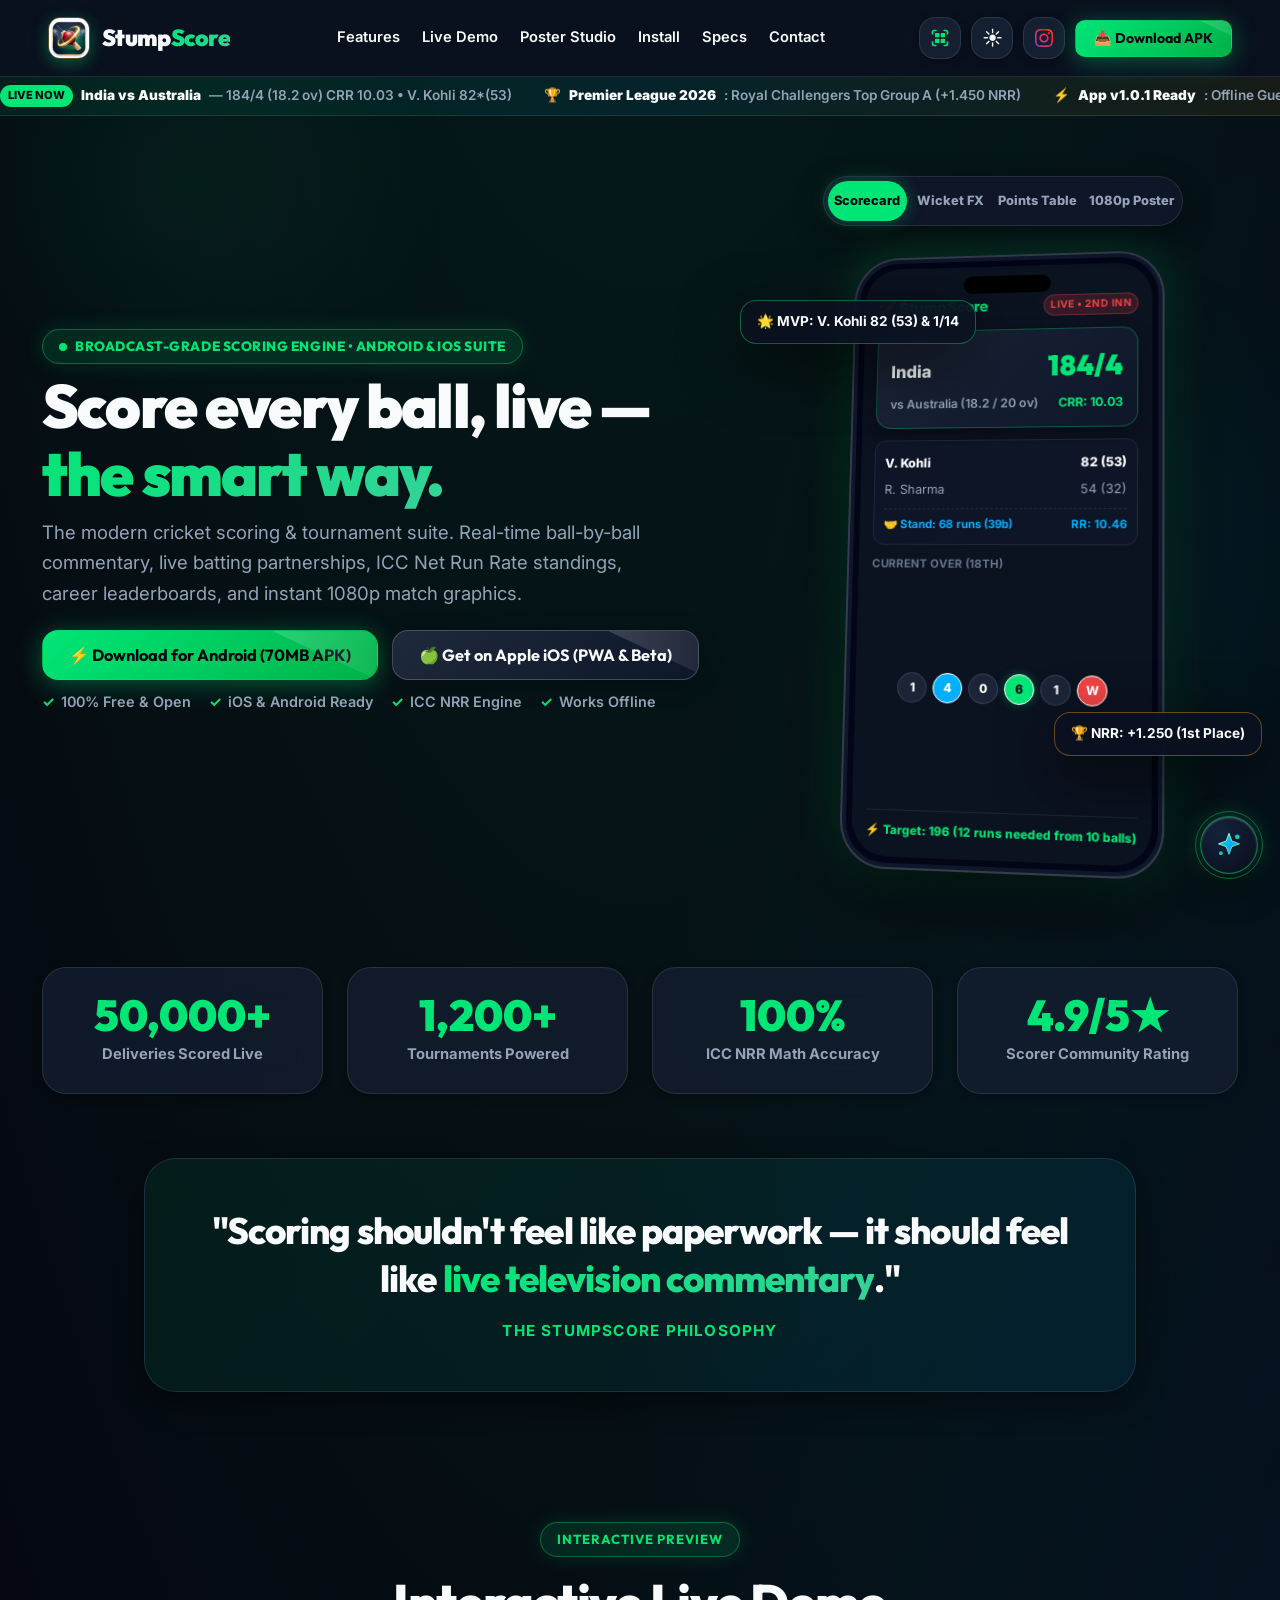
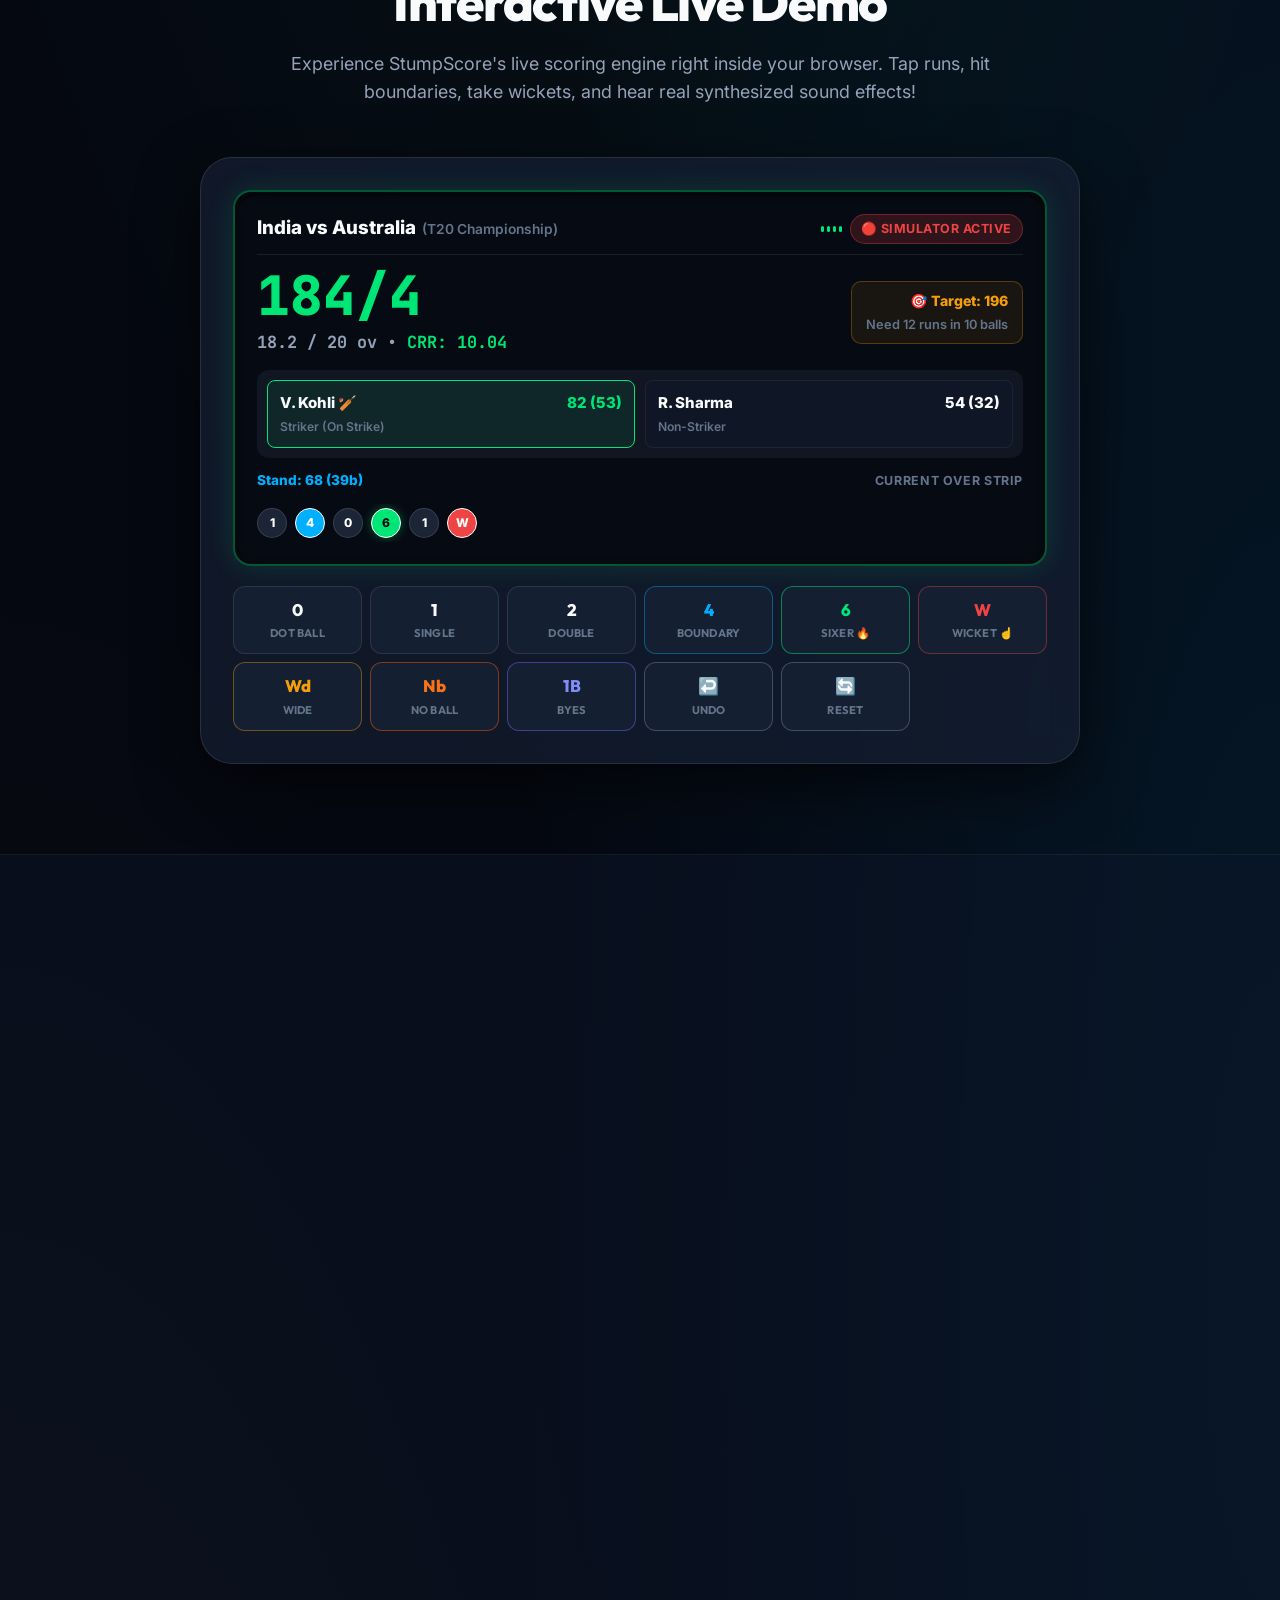
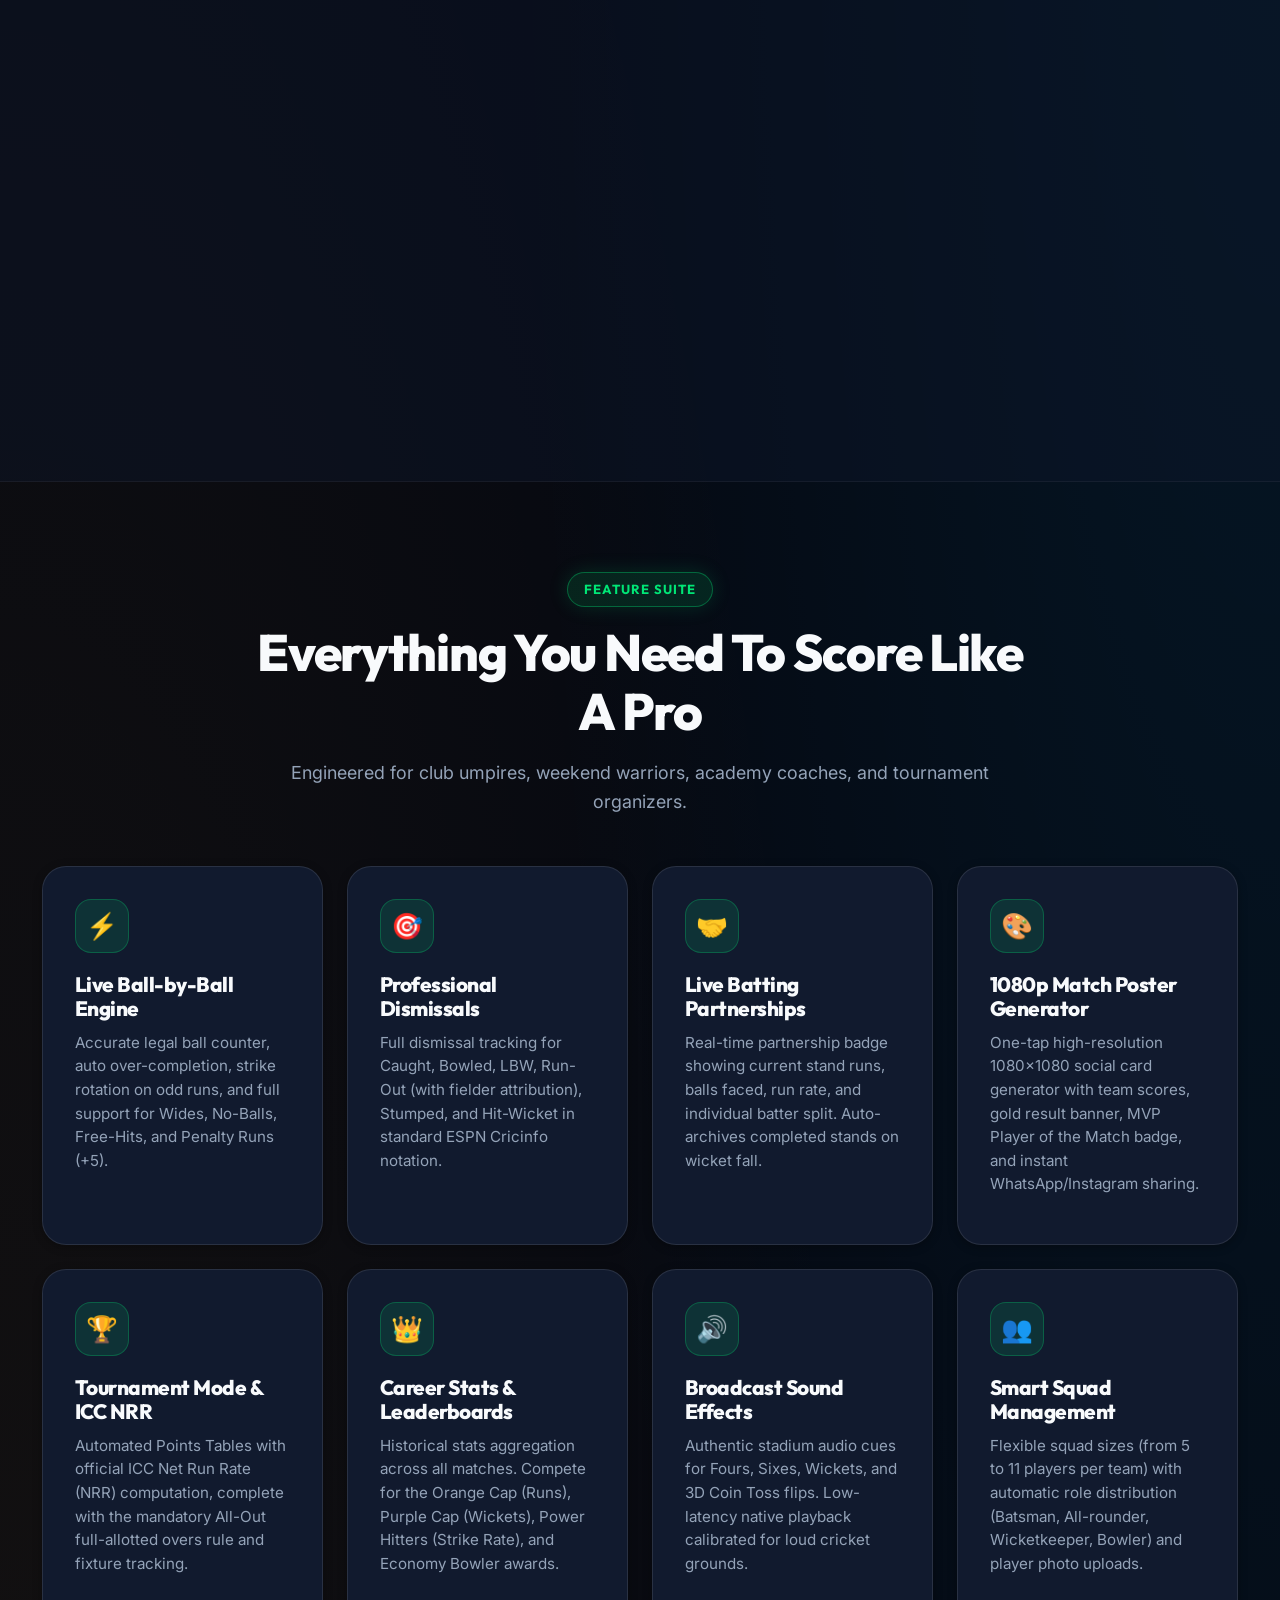
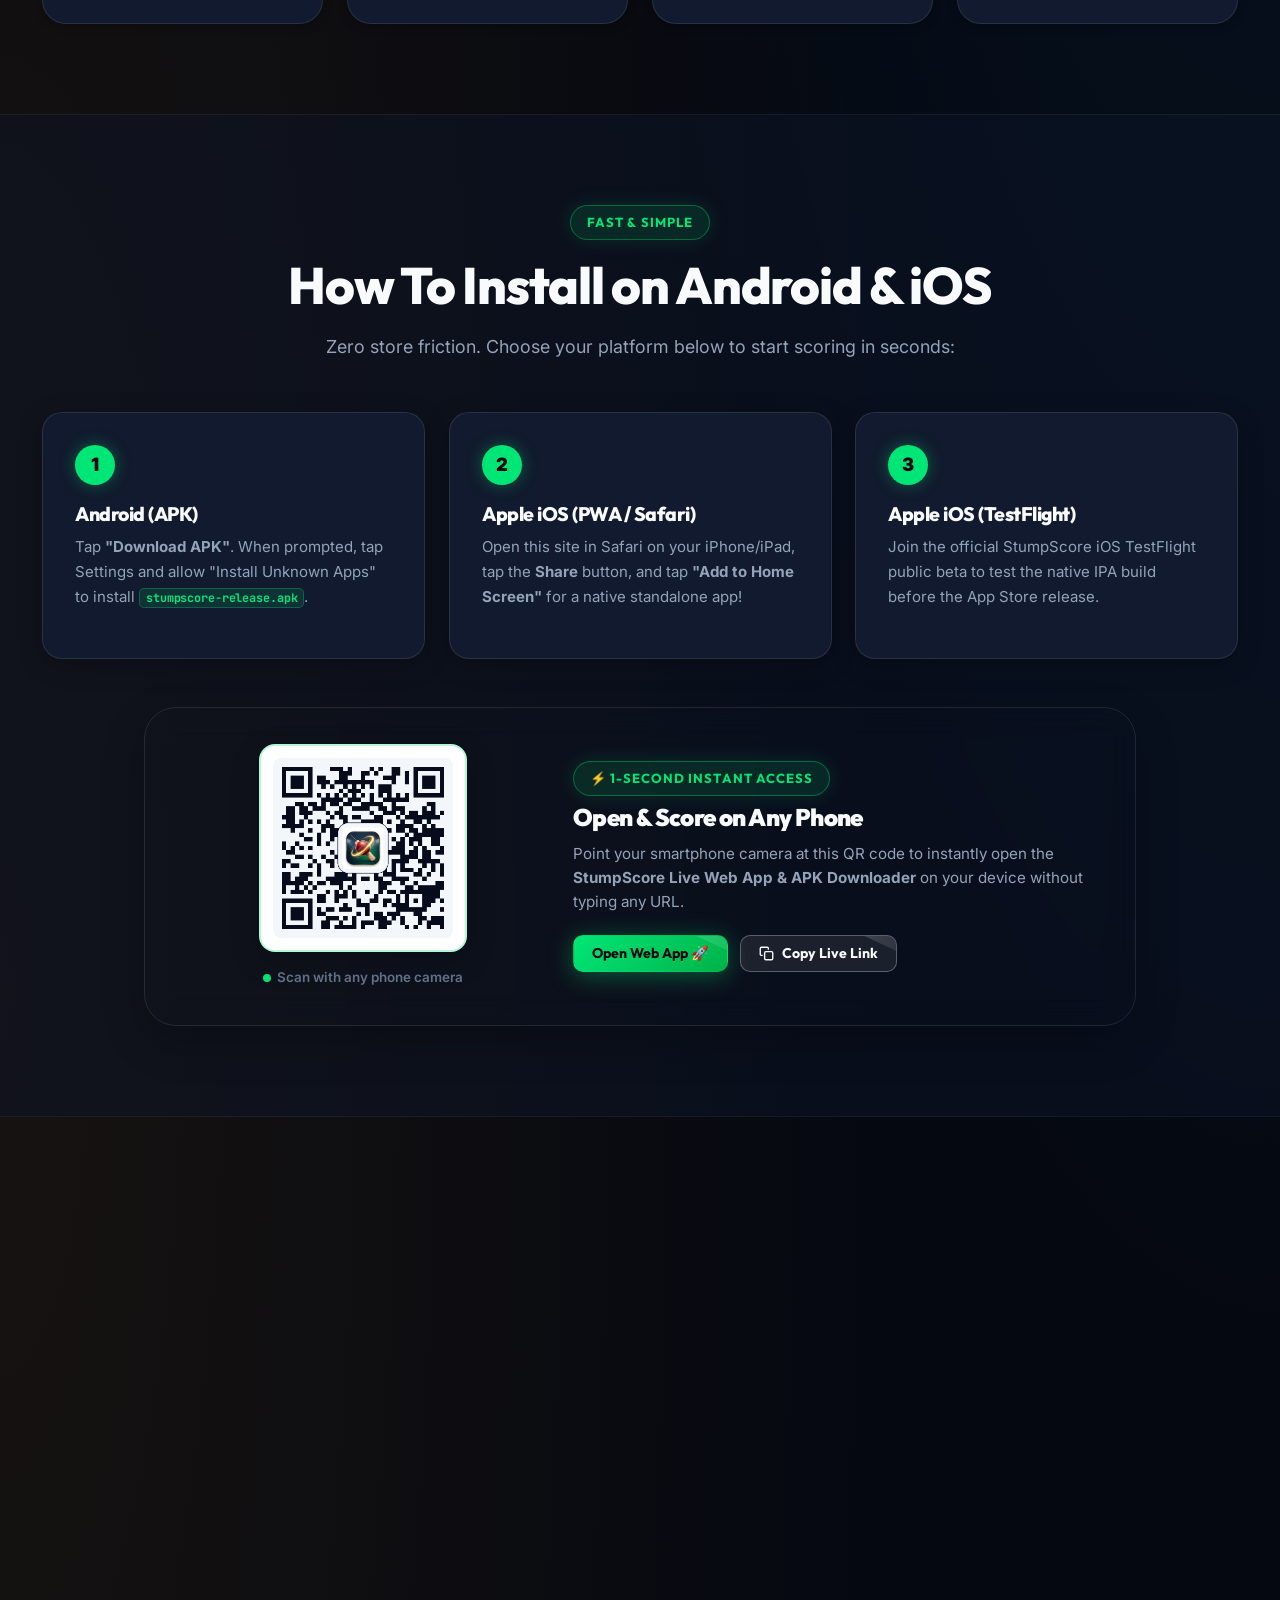
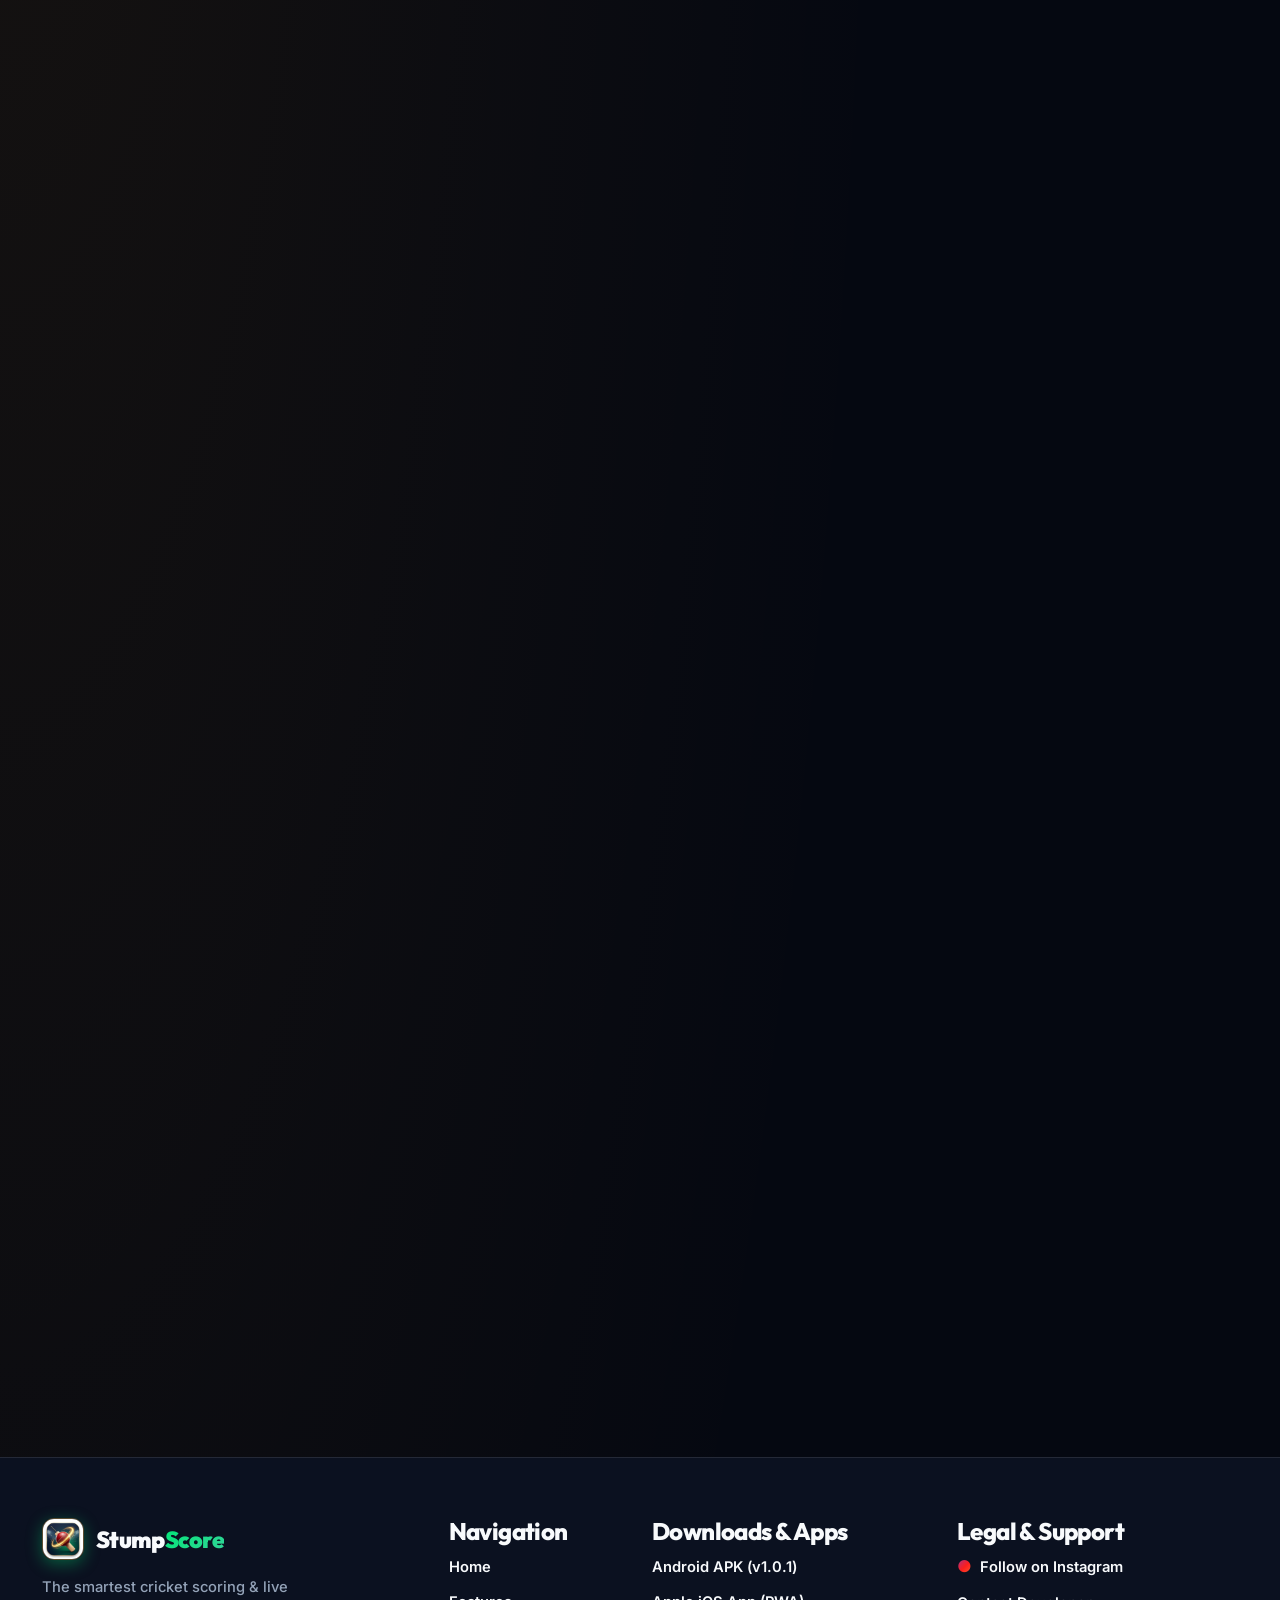
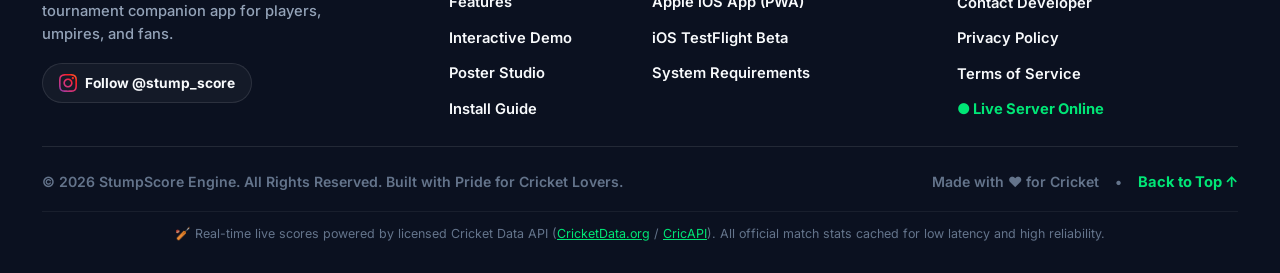
<file: index.html>
<!DOCTYPE html>
<html lang="en" data-theme="dark">
<head>
  <meta charset="UTF-8">
  <meta name="viewport" content="width=device-width, initial-scale=1.0, viewport-fit=cover">
  
  <!-- Primary Meta Tags -->
  <title>StumpScore — Smart Live Cricket Scoring, Tournaments & APK/iOS Download</title>
  <meta name="title" content="StumpScore — Smart Live Cricket Scoring, Tournaments & APK/iOS Download">
  <meta name="description" content="Download StumpScore for Android & iOS. The smartest cricket scoring app with live ball-by-ball commentary, batting partnerships, ICC Net Run Rate tournament tables, career leaderboards, and 1080p social match posters.">
  <meta name="keywords" content="cricket scoring app, cricket score counter, live cricket scorecard, cricket tournament app, net run rate calculator, stumpscore apk, ios cricket app, testflight cricket scoring">
  <meta name="author" content="StumpScore Team">
  <meta name="robots" content="index, follow">

  <!-- Open Graph / Facebook -->
  <meta property="og:type" content="website">
  <meta property="og:url" content="https://cricket-scoring-webapp.vercel.app/">
  <meta property="og:title" content="StumpScore — Smart Live Cricket Scoring & Tournaments">
  <meta property="og:description" content="Broadcast-grade ball-by-ball cricket scoring, live partnerships, career leaderboards, and instant 1080p match posters. Available on Android & Apple iOS.">
  <meta property="og:image" content="https://cricket-scoring-webapp.vercel.app/assets/images/og-preview.png">

  <!-- Twitter -->
  <meta property="twitter:card" content="summary_large_image">
  <meta property="twitter:url" content="https://cricket-scoring-webapp.vercel.app/">
  <meta property="twitter:title" content="StumpScore — Smart Live Cricket Scoring">
  <meta property="twitter:description" content="Download StumpScore for Android & Apple iOS. Score matches ball-by-ball, stream live to spectators, and track club tournaments.">
  <meta property="twitter:image" content="https://cricket-scoring-webapp.vercel.app/assets/images/og-preview.png">

  <!-- Google Fonts -->
  <link rel="preconnect" href="https://fonts.googleapis.com">
  <link rel="preconnect" href="https://fonts.gstatic.com" crossorigin>
  <link href="https://fonts.googleapis.com/css2?family=Inter:wght@400;500;600;700;800&family=JetBrains+Mono:wght@600;700;800&family=Outfit:wght@600;700;800;900&display=swap" rel="stylesheet">

  <!-- Bootstrap 5.3 Responsive Grid & Framework -->
  <link href="https://cdn.jsdelivr.net/npm/bootstrap@5.3.3/dist/css/bootstrap.min.css" rel="stylesheet" integrity="sha384-QWTKZyjpPEjISv5WaRU9OFeRpok6YctnYmDr5pNlyT2bRjXh0JMhjY6hW+ALEwIH" crossorigin="anonymous">

  <!-- Custom Stadium Design System & Components -->
  <link rel="stylesheet" href="css/style.css?v=4.0.0">
  <link rel="stylesheet" href="css/components.css?v=4.0.0">
  <link rel="stylesheet" href="css/ai-assistant.css?v=2.7.0">
  <link rel="stylesheet" href="css/mobile-fixes.css?v=2.6.0">

  <!-- Favicon -->
  <link rel="icon" type="image/png" href="assets/icon/app_icon.png">
  <link rel="apple-touch-icon" href="assets/icon/app_icon.png">
</head>
<body>

  <!-- ==========================================================================
       1. Top Navbar
       ========================================================================== -->
  <header class="site-header">
    <div class="container-fluid px-3 px-xl-5" style="max-width: 1440px;">
      <div class="nav-wrapper">
        <a href="#hero" class="brand-logo" aria-label="StumpScore Home">
          <img src="assets/icon/app_icon.png" alt="StumpScore Logo" class="brand-icon-img" width="42" height="42">
          <span>Stump<span class="gradient-text-green">Score</span></span>
        </a>

        <nav>
          <ul class="nav-menu" id="nav-menu">
            <li><a href="#features" class="nav-link">Features</a></li>
            <li><a href="#demo" class="nav-link">Live Demo</a></li>
            <li><a href="#poster-studio" class="nav-link">Poster Studio</a></li>
            <li><a href="#install" class="nav-link">Install</a></li>
            <li><a href="#specs" class="nav-link">Specs</a></li>
            <li><a href="#" data-modal-target="modal-contact" class="nav-link">Contact</a></li>
            <li class="nav-menu-mobile-btn">
              <a href="downloads/stumpscore-release.apk" download="stumpscore-release.apk" class="btn btn-primary-android btn-sm js-download-apk" style="width: 100%;">
                <span>📥 Download APK (v1.0.1)</span>
              </a>
            </li>
          </ul>
        </nav>

        <div class="nav-actions">
          <button type="button" class="nav-action-btn js-open-modal" data-modal-target="modal-qr-code" onclick="window.openStumpModal && window.openStumpModal('modal-qr-code', event)" aria-label="Scan QR Code on Phone" title="Scan QR Code to open on phone">
            <svg viewBox="0 0 24 24" width="20" height="20" fill="none" stroke="currentColor" stroke-width="2" stroke-linecap="round" stroke-linejoin="round" aria-hidden="true">
              <path d="M3 7V5a2 2 0 0 1 2-2h2M17 3h2a2 2 0 0 1 2 2v2M21 17v2a2 2 0 0 1-2 2h-2M7 21H5a2 2 0 0 1-2-2v-2"/>
              <rect x="7" y="7" width="3.2" height="3.2" fill="currentColor"/>
              <rect x="13.8" y="7" width="3.2" height="3.2" fill="currentColor"/>
              <rect x="7" y="13.8" width="3.2" height="3.2" fill="currentColor"/>
              <rect x="13.8" y="13.8" width="3.2" height="3.2" fill="currentColor"/>
            </svg>
          </button>
          <button id="theme-toggle" class="theme-toggle-btn" aria-label="Toggle Theme Mode" title="Toggle Light/Dark Theme">
            <span class="theme-icon sun-icon" aria-hidden="true">☀️</span>
            <span class="theme-icon moon-icon" aria-hidden="true">🌙</span>
          </button>
          <a href="https://instagram.com/stump_score" target="_blank" rel="noopener noreferrer" class="nav-social-btn" aria-label="Follow us on Instagram (@stump_score)" title="Follow @stump_score on Instagram">
            <svg viewBox="0 0 24 24" width="18" height="18" aria-hidden="true">
              <defs>
                <linearGradient id="instaGradNav" x1="0%" y1="100%" x2="100%" y2="0%">
                  <stop offset="0%" stop-color="#833AB4"/>
                  <stop offset="25%" stop-color="#C13584"/>
                  <stop offset="50%" stop-color="#E1306C"/>
                  <stop offset="75%" stop-color="#FD1D1D"/>
                  <stop offset="100%" stop-color="#F77737"/>
                </linearGradient>
              </defs>
              <path fill="url(#instaGradNav)" d="M12 2.163c3.204 0 3.584.012 4.85.07 3.252.148 4.771 1.691 4.919 4.919.058 1.265.069 1.645.069 4.849 0 3.205-.012 3.584-.069 4.849-.149 3.225-1.664 4.771-4.919 4.919-1.266.058-1.644.07-4.85.07-3.204 0-3.584-.012-4.849-.07-3.26-.149-4.771-1.699-4.919-4.92-.058-1.265-.07-1.644-.07-4.849 0-3.204.013-3.583.07-4.849.149-3.227 1.664-4.771 4.919-4.919 1.266-.057 1.645-.069 4.849-.069zm0-2.163c-3.259 0-3.667.014-4.947.072-4.358.2-6.78 2.618-6.98 6.98-.059 1.281-.073 1.689-.073 4.948 0 3.259.014 3.668.072 4.948.2 4.358 2.618 6.78 6.98 6.98 1.281.058 1.689.072 4.948.072 3.259 0 3.668-.014 4.948-.072 4.354-.2 6.782-2.618 6.979-6.98.059-1.28.073-1.689.073-4.948 0-3.259-.014-3.667-.072-4.947-.196-4.354-2.617-6.78-6.979-6.98-1.281-.059-1.69-.073-4.949-.073zm0 5.838c-3.403 0-6.162 2.759-6.162 6.162s2.759 6.163 6.162 6.163 6.162-2.759 6.162-6.163c0-3.403-2.759-6.162-6.162-6.162zm0 10.162c-2.209 0-4-1.79-4-4 0-2.209 1.791-4 4-4s4 1.791 4 4c0 2.21-1.791 4-4 4zm6.406-11.845c-.796 0-1.441.645-1.441 1.44s.645 1.44 1.441 1.44c.795 0 1.439-.645 1.439-1.44s-.644-1.44-1.439-1.44z"/>
            </svg>
          </a>
          <a href="downloads/stumpscore-release.apk" download="stumpscore-release.apk" class="btn btn-primary-android btn-sm js-download-apk" id="nav-download-btn">
            <span>📥 Download APK</span>
          </a>
          <button class="mobile-menu-toggle" id="mobile-menu-toggle" aria-label="Toggle Navigation Menu">☰</button>
        </div>
      </div>
    </div>
  </header>

  <!-- Live Marquee Status Ticker -->
  <div class="live-status-ticker" aria-label="Live Match Status Ticker">
    <div class="ticker-track">
      <div class="ticker-item"><span class="ticker-pill">LIVE NOW</span> <strong>India vs Australia</strong> — 184/4 (18.2 ov) CRR 10.03 • V. Kohli 82*(53)</div>
      <div class="ticker-item">🏆 <strong>Premier League 2026</strong>: Royal Challengers Top Group A (+1.450 NRR)</div>
      <div class="ticker-item">⚡ <strong>App v1.0.1 Ready</strong>: Offline Guest Scoring • ICC DLS & NRR • Instant 1080p Poster Export</div>
      <div class="ticker-item"><span class="ticker-pill">LIVE NOW</span> <strong>India vs Australia</strong> — 184/4 (18.2 ov) CRR 10.03 • V. Kohli 82*(53)</div>
      <div class="ticker-item">🏆 <strong>Premier League 2026</strong>: Royal Challengers Top Group A (+1.450 NRR)</div>
      <div class="ticker-item">⚡ <strong>App v1.0.1 Ready</strong>: Offline Guest Scoring • ICC DLS & NRR • Instant 1080p Poster Export</div>
    </div>
  </div>

  <!-- ==========================================================================
       2. Hero Section
       ========================================================================== -->
  <section class="hero-section text-center text-lg-start" id="hero">
    <div class="container">
      <div class="row align-items-center justify-content-center g-4 g-lg-5">
        <!-- Hero Left Column -->
        <div class="col-12 col-lg-7 text-center text-lg-start d-flex flex-column align-items-center align-items-lg-start">
          <div class="hero-pill-badge mb-2">
            <span class="pulse-dot-green"></span>
            <span>Broadcast-Grade Scoring Engine • Android & iOS Suite</span>
          </div>

          <h1 class="hero-title">
            Score every ball, live — <span class="gradient-text-green">the smart way.</span>
          </h1>

          <p class="hero-subtitle">
            The modern cricket scoring & tournament suite. Real-time ball-by-ball commentary, live batting partnerships, ICC Net Run Rate standings, career leaderboards, and instant 1080p match graphics.
          </p>

          <!-- Dual Platform CTA Buttons -->
          <div class="hero-platform-btn-group w-100 justify-content-center justify-content-lg-start">
            <a href="downloads/stumpscore-release.apk" download="stumpscore-release.apk" class="btn btn-primary-android btn-lg js-download-apk" id="hero-download-android" onclick="window.triggerApkDownload && window.triggerApkDownload(event, this)">
              <span>⚡ Download for Android (70MB APK)</span>
            </a>
            <button type="button" class="btn btn-primary-ios btn-lg js-open-modal" id="hero-download-ios" data-modal-target="modal-ios-install" onclick="window.openStumpModal && window.openStumpModal('modal-ios-install', event)">
              <span>🍏 Get on Apple iOS (PWA & Beta)</span>
            </button>
          </div>

          <div class="hero-trust-row justify-content-center justify-content-lg-start">
            <div class="trust-item"><span class="icon">✓</span> 100% Free & Open</div>
            <div class="trust-item"><span class="icon">✓</span> iOS & Android Ready</div>
            <div class="trust-item"><span class="icon">✓</span> ICC NRR Engine</div>
            <div class="trust-item"><span class="icon">✓</span> Works Offline</div>
          </div>
        </div>

        <!-- Hero Right Column: 3D Phone Mockup with Interactive Screen Switcher -->
        <div class="col-12 col-lg-5 d-flex justify-content-center">
          <div class="hero-visual-wrapper mx-auto">
            <!-- Screen Tab Selector -->
            <div class="phone-tab-switcher mx-auto" role="tablist" aria-label="Phone mockup preview screen switcher">
              <button type="button" class="phone-tab-btn is-active" data-phone-view="view-scorecard" role="tab" aria-selected="true" onclick="window.switchPhonePreview && window.switchPhonePreview('view-scorecard', this)">Scorecard</button>
              <button type="button" class="phone-tab-btn" data-phone-view="view-celebration" role="tab" aria-selected="false" onclick="window.switchPhonePreview && window.switchPhonePreview('view-celebration', this)">Wicket FX</button>
              <button type="button" class="phone-tab-btn" data-phone-view="view-standings" role="tab" aria-selected="false" onclick="window.switchPhonePreview && window.switchPhonePreview('view-standings', this)">Points Table</button>
              <button type="button" class="phone-tab-btn" data-phone-view="view-poster" role="tab" aria-selected="false" onclick="window.switchPhonePreview && window.switchPhonePreview('view-poster', this)">1080p Poster</button>
            </div>

            <div class="floating-badge badge-top-left">
              <span>🌟 MVP: V. Kohli 82 (53) & 1/14</span>
            </div>
            <div class="floating-badge badge-bottom-right">
              <span>🏆 NRR: +1.250 (1st Place)</span>
            </div>

            <div class="phone-mockup-frame mx-auto">
              <div class="phone-screen">
                <div class="phone-notch"></div>
                
                <!-- SCREEN VIEW 1: Live Scorecard -->
                <div class="phone-view is-visible" id="view-scorecard">
                  <div class="mockup-header">
                    <div style="font-size: 0.95rem; font-weight: 800; color: var(--pitch-green);">🏏 StumpScore</div>
                    <div class="pulse-badge" style="font-size: 0.65rem; padding: 2px 6px;">LIVE • 2nd INN</div>
                  </div>

                  <div class="mockup-scorecard">
                    <div class="mockup-teams">
                      <span class="mockup-batting-team">India</span>
                      <span class="mockup-score">184/4</span>
                    </div>
                    <div class="mockup-overs-crr">
                      <span>vs Australia (18.2 / 20 ov)</span>
                      <span style="color: var(--pitch-green); font-weight: bold;">CRR: 10.03</span>
                    </div>
                  </div>

                  <div class="mockup-batsmen-box">
                    <div class="mockup-batter-row is-striker">
                      <span class="name">V. Kohli</span>
                      <span>82 (53)</span>
                    </div>
                    <div class="mockup-batter-row">
                      <span class="name">R. Sharma</span>
                      <span>54 (32)</span>
                    </div>
                    <div class="mockup-partnership-pill">
                      <span>🤝 Stand: 68 runs (39b)</span>
                      <span>RR: 10.46</span>
                    </div>
                  </div>

                  <div style="font-size: 0.72rem; color: var(--text-muted); margin-bottom: 4px; text-transform: uppercase; font-weight: 700;">
                    Current Over (18th)
                  </div>
                  <div class="mockup-over-strip">
                    <div class="mockup-ball">1</div>
                    <div class="mockup-ball four">4</div>
                    <div class="mockup-ball">0</div>
                    <div class="mockup-ball six">6</div>
                    <div class="mockup-ball">1</div>
                    <div class="mockup-ball wicket">W</div>
                  </div>

                  <div class="mockup-target-text">
                    ⚡ Target: 196 (12 runs needed from 10 balls)
                  </div>
                </div>

                <!-- SCREEN VIEW 2: Celebration Strobe -->
                <div class="phone-view" id="view-celebration">
                  <div class="celebration-view-screen">
                    <div class="celebration-icon-huge">☝️⚡</div>
                    <div class="celebration-title">WICKET!</div>
                    <div class="celebration-detail">c Warner b Starc</div>
                    <div class="celebration-stats-box">
                      <div class="celebration-fow">Fall of Wicket #4</div>
                      <div style="color: var(--text-secondary); margin-top: 2px; font-weight: 600;">Score: 184/4 (18.2 ov)</div>
                    </div>
                  </div>
                </div>

                <!-- SCREEN VIEW 3: ICC Points Table -->
                <div class="phone-view" id="view-standings">
                  <div class="standings-title">🏆 Premier League</div>
                  <table class="standings-table-mockup">
                    <thead>
                      <tr>
                        <th>Team</th>
                        <th>P</th>
                        <th>W</th>
                        <th>Pts</th>
                        <th>NRR</th>
                      </tr>
                    </thead>
                    <tbody>
                      <tr class="mockup-row-highlight">
                        <td>1. India</td>
                        <td>5</td>
                        <td>4</td>
                        <td style="color: var(--pitch-green); font-weight: 800;">8</td>
                        <td style="font-weight: 800;">+1.250</td>
                      </tr>
                      <tr>
                        <td>2. Australia</td>
                        <td>5</td>
                        <td>3</td>
                        <td>6</td>
                        <td>+0.620</td>
                      </tr>
                      <tr>
                        <td>3. England</td>
                        <td>5</td>
                        <td>2</td>
                        <td>4</td>
                        <td>-0.150</td>
                      </tr>
                      <tr>
                        <td>4. S. Africa</td>
                        <td>5</td>
                        <td>1</td>
                        <td>2</td>
                        <td>-0.980</td>
                      </tr>
                    </tbody>
                  </table>
                </div>

                <!-- SCREEN VIEW 4: 1080p Poster Preview -->
                <div class="phone-view" id="view-poster">
                  <div class="poster-preview-card">
                    <div class="poster-card-top">
                      <div style="display: flex; align-items: center; gap: 6px;">
                        <img src="assets/icon/app_icon.png" alt="StumpScore" style="width: 18px; height: 18px; border-radius: 4px; object-fit: cover;">
                        <span style="font-size: 0.72rem; font-weight: 900; color: var(--pitch-green); letter-spacing: 0.05em;">STUMPSCORE</span>
                      </div>
                      <span class="poster-card-badge">1080p HD</span>
                    </div>

                    <div class="poster-pv-title">IND vs AUS • FINAL</div>

                    <div class="poster-card-scores">
                      <div class="poster-score-row is-winner">
                        <span>🇮🇳 India</span>
                        <span>184/4 (20.0)</span>
                      </div>
                      <div class="poster-score-row">
                        <span>🇦🇺 Australia</span>
                        <span>168/8 (20.0)</span>
                      </div>
                    </div>

                    <div class="poster-card-result">
                      🏆 INDIA WON BY 16 RUNS
                    </div>

                    <div class="poster-card-mvp">
                      🌟 MVP: V. Kohli 82 (53) & 1/14
                    </div>

                    <div class="poster-card-bottom">
                      Scored live on StumpScore Engine
                    </div>
                  </div>
                </div>
              </div>
            </div>
          </div>
        </div>
      </div>
    </div>
  </section>

  <!-- ==========================================================================
       3. Animated Stat Counters Row
       ========================================================================== -->
  <section class="section py-3 py-md-4 stat-counters-section" id="stats">
    <div class="container">
      <div class="row g-3 g-md-4 justify-content-center">
        <div class="col-6 col-lg-3">
          <div class="stat-counter-card h-100">
            <div class="counter-num" data-target="50000" data-suffix="+">0</div>
            <div class="counter-label">Deliveries Scored Live</div>
          </div>
        </div>
        <div class="col-6 col-lg-3">
          <div class="stat-counter-card h-100">
            <div class="counter-num" data-target="1200" data-suffix="+">0</div>
            <div class="counter-label">Tournaments Powered</div>
          </div>
        </div>
        <div class="col-6 col-lg-3">
          <div class="stat-counter-card h-100">
            <div class="counter-num" data-target="100" data-suffix="%">0</div>
            <div class="counter-label">ICC NRR Math Accuracy</div>
          </div>
        </div>
        <div class="col-6 col-lg-3">
          <div class="stat-counter-card h-100">
            <div class="counter-num" data-target="4.9" data-suffix="/5★">0</div>
            <div class="counter-label">Scorer Community Rating</div>
          </div>
        </div>
      </div>
    </div>
  </section>

  <!-- ==========================================================================
       4. Philosophy / Positioning Section
       ========================================================================== -->
  <section class="philosophy-section">
    <div class="container">
      <div class="row justify-content-center">
        <div class="col-12 col-lg-10">
          <div class="philosophy-card text-center">
            <h2 class="philosophy-quote">
              "Scoring shouldn't feel like paperwork — it should feel like <span class="gradient-text-green">live television commentary</span>."
            </h2>
            <div class="philosophy-author">The StumpScore Philosophy</div>
          </div>
        </div>
      </div>
    </div>
  </section>

  <!-- ==========================================================================
       5. Interactive Simulator Section (Live Demo)
       ========================================================================== -->
  <section class="section" id="demo">
    <div class="container">
      <div class="section-header text-center mx-auto">
        <div class="section-tag">Interactive Preview</div>
        <h2 class="section-title">Interactive Live Demo</h2>
        <p class="section-description">
          Experience StumpScore's live scoring engine right inside your browser. Tap runs, hit boundaries, take wickets, and hear real synthesized sound effects!
        </p>
      </div>

      <div class="row justify-content-center">
        <div class="col-12 col-lg-10 col-xl-9">
          <div class="simulator-wrapper">
            <!-- Simulator Scoreboard LCD -->
            <div class="sim-scoreboard-screen">
              <div class="sim-top-bar">
                <div class="sim-match-info">
                  <span class="sim-match-title">India vs Australia</span>
                  <span class="sim-match-sub">(T20 Championship)</span>
                </div>
                <div class="sim-top-bar-meta">
                  <div class="soundwave-visualizer" id="sim-soundwaves" title="Live Audio Output">
                    <span class="soundwave-bar"></span>
                    <span class="soundwave-bar"></span>
                    <span class="soundwave-bar"></span>
                    <span class="soundwave-bar"></span>
                  </div>
                  <div class="pulse-badge">🔴 SIMULATOR ACTIVE</div>
                </div>
              </div>

              <div class="sim-teams-score">
                <div class="sim-score-main">
                  <div class="sim-score-big" id="sim-score">184/4</div>
                  <div class="sim-overs-rate">
                    <span id="sim-overs">18.2 / 20 ov</span> • <span id="sim-crr" style="color: var(--pitch-green);">CRR: 10.03</span>
                  </div>
                </div>
                <div class="sim-target-box">
                  <div class="sim-target-title">🎯 Target: 196</div>
                  <div class="sim-target-detail">Need 12 runs in 10 balls</div>
                </div>
              </div>

              <div class="sim-batsmen-grid">
                <div class="sim-batter-card striker-active">
                  <div class="sim-batter-head">
                    <span id="sim-striker-name">V. Kohli 🏏</span>
                    <span id="sim-striker-score" style="color: var(--pitch-green);">82 (53)</span>
                  </div>
                  <div class="sim-batter-sub">Striker (On Strike)</div>
                </div>

                <div class="sim-batter-card">
                  <div class="sim-batter-head">
                    <span id="sim-nonstriker-name">R. Sharma</span>
                    <span id="sim-nonstriker-score">54 (32)</span>
                  </div>
                  <div class="sim-batter-sub">Non-Striker</div>
                </div>
              </div>

              <div class="sim-partnership-row">
                <span id="sim-partnership">🤝 Stand: 68 (39b)</span>
                <span class="sim-strip-label">Current Over Strip</span>
              </div>
              <div class="sim-ball-strip-container" id="sim-over-strip">
                <!-- Populated via simulator.js -->
              </div>
            </div>

            <!-- Simulator Action Controls Pad -->
            <div class="sim-action-controls">
              <button type="button" class="sim-btn" data-sim-action="run" data-sim-val="0" onclick="window.handleSimAction && window.handleSimAction('run', '0', event)">
                <span>0</span>
                <span class="label">Dot Ball</span>
              </button>
              <button type="button" class="sim-btn" data-sim-action="run" data-sim-val="1" onclick="window.handleSimAction && window.handleSimAction('run', '1', event)">
                <span>1</span>
                <span class="label">Single</span>
              </button>
              <button type="button" class="sim-btn" data-sim-action="run" data-sim-val="2" onclick="window.handleSimAction && window.handleSimAction('run', '2', event)">
                <span>2</span>
                <span class="label">Double</span>
              </button>
              <button type="button" class="sim-btn btn-four" data-sim-action="run" data-sim-val="4" onclick="window.handleSimAction && window.handleSimAction('run', '4', event)">
                <span>4</span>
                <span class="label">Boundary</span>
              </button>
              <button type="button" class="sim-btn btn-six" data-sim-action="run" data-sim-val="6" onclick="window.handleSimAction && window.handleSimAction('run', '6', event)">
                <span>6</span>
                <span class="label">Sixer 🔥</span>
              </button>
              <button type="button" class="sim-btn btn-wicket" data-sim-action="wicket" onclick="window.handleSimAction && window.handleSimAction('wicket', null, event)">
                <span>W</span>
                <span class="label">Wicket ☝️</span>
              </button>
              <button type="button" class="sim-btn btn-wide" data-sim-action="wide" onclick="window.handleSimAction && window.handleSimAction('wide', null, event)">
                <span>Wd</span>
                <span class="label">Wide</span>
              </button>
              <button type="button" class="sim-btn btn-noball" data-sim-action="noball" onclick="window.handleSimAction && window.handleSimAction('noball', null, event)">
                <span>Nb</span>
                <span class="label">No Ball</span>
              </button>
              <button type="button" class="sim-btn btn-byes" data-sim-action="byes" data-sim-val="1" onclick="window.handleSimAction && window.handleSimAction('byes', '1', event)">
                <span>1B</span>
                <span class="label">Byes</span>
              </button>
              <button type="button" class="sim-btn btn-undo" data-sim-action="undo" title="Undo last ball" onclick="window.handleSimAction && window.handleSimAction('undo', null, event)">
                <span>↩️</span>
                <span class="label">Undo</span>
              </button>
              <button type="button" class="sim-btn btn-reset" data-sim-action="reset" title="Reset match simulation" onclick="window.handleSimAction && window.handleSimAction('reset', null, event)">
                <span>🔄</span>
                <span class="label">Reset</span>
              </button>
            </div>
          </div>
        </div>
      </div>
    </div>
  </section>

  <!-- ==========================================================================
       6. Live Match Poster Customization Studio
       ========================================================================== -->
  <section class="section section-alt" id="poster-studio">
    <div class="container">
      <div class="section-header text-center mx-auto">
        <div class="section-tag">Match Poster Studio</div>
        <h2 class="section-title">Instant 1080x1080 Social Scorecards</h2>
        <p class="section-description">
          Generate broadcast-style match result graphics ready for Instagram, WhatsApp status, and club Twitter in 1 click. Customize a sample below:
        </p>
      </div>

      <div class="poster-studio-wrapper">
        <!-- Controls Column -->
        <div class="poster-controls-col">
          <div class="form-group">
            <label class="form-label" for="poster-input-team1">Team 1 Name & Score</label>
            <div class="form-input-pair">
              <input type="text" id="poster-input-team1" class="form-input" value="India" maxlength="40" style="flex: 1;">
              <input type="text" id="poster-input-score1" class="form-input" value="184/4 (20.0 ov)" maxlength="30" style="flex: 1;">
            </div>
          </div>
          <div class="form-group">
            <label class="form-label" for="poster-input-team2">Team 2 Name & Score</label>
            <div class="form-input-pair">
              <input type="text" id="poster-input-team2" class="form-input" value="Australia" maxlength="40" style="flex: 1;">
              <input type="text" id="poster-input-score2" class="form-input" value="168/8 (20.0 ov)" maxlength="30" style="flex: 1;">
            </div>
          </div>
          <div class="form-group">
            <label class="form-label" for="poster-input-result">Match Winner Banner</label>
            <input type="text" id="poster-input-result" class="form-input" value="India won by 16 runs" maxlength="50">
          </div>
          <div class="form-group">
            <label class="form-label" for="poster-input-mvp">Player of the Match (MVP)</label>
            <input type="text" id="poster-input-mvp" class="form-input" value="V. Kohli (82 runs & 1/14)" maxlength="50">
          </div>
          <div class="form-group mb-0 mt-2" style="display: flex; flex-direction: column; gap: 10px;">
            <button type="button" id="poster-download-btn" class="btn btn-outline-gold" style="width: 100%;">
              <span>🎨 Download 1080x1080 Match Scorecard (PNG)</span>
            </button>
            <button type="button" id="poster-download-story-btn" class="btn btn-outline-cyan" style="width: 100%; border: 1px solid rgba(56, 189, 248, 0.4); background: rgba(56, 189, 248, 0.1); color: #38BDF8; font-weight: 700; border-radius: 12px; padding: 12px 16px; display: flex; align-items: center; justify-content: center; gap: 8px; cursor: pointer;">
              <span>📲 Download 1080x1350 Story / Reel Poster (PNG)</span>
            </button>
            <button type="button" id="poster-whatsapp-btn" class="btn btn-whatsapp" style="width: 100%; background: #25D366; color: #fff; font-weight: 700; border: none; border-radius: 12px; padding: 12px 16px; display: flex; align-items: center; justify-content: center; gap: 8px; cursor: pointer;">
              <span>💬 Share Match Result on WhatsApp</span>
            </button>
            <a href="instagram_marketing_kit/index.html" target="_blank" class="btn btn-outline-gold" style="width: 100%; border: 1px dashed rgba(245, 158, 11, 0.45); background: rgba(245, 158, 11, 0.08); color: #fbbf24; font-weight: 700; border-radius: 12px; padding: 12px 16px; display: flex; align-items: center; justify-content: center; gap: 8px; text-decoration: none;">
              <span>📢 Open Master 1080x1350 Promo Poster Studio ↗</span>
            </a>
          </div>
        </div>

        <!-- Live Poster Preview Canvas Box -->
        <div class="poster-canvas-box">
          <div class="poster-canvas-header">
            <div class="poster-canvas-brand">
              <img src="assets/icon/app_icon.png" alt="StumpScore" class="poster-brand-icon" loading="lazy" decoding="async" width="28" height="28">
              <span class="poster-brand-text">STUMPSCORE</span>
            </div>
            <div class="poster-badge-final">FINAL MATCH</div>
          </div>

          <div class="poster-canvas-body">
            <div class="poster-score-line">
              <span id="poster-pv-team1" class="poster-canvas-team">India</span>
              <span id="poster-pv-score1" class="poster-canvas-score-main">184/4 (20.0 ov)</span>
            </div>
            <div class="poster-score-line">
              <span id="poster-pv-team2" class="poster-canvas-team">Australia</span>
              <span id="poster-pv-score2" class="poster-canvas-score-opp">168/8 (20.0 ov)</span>
            </div>

            <div id="poster-pv-result" class="poster-pv-result-banner">
              🏆 India won by 16 runs
            </div>

            <div id="poster-pv-mvp" class="poster-canvas-mvp">
              🌟 Player of the Match: V. Kohli (82 runs & 1/14)
            </div>
          </div>

          <div class="poster-canvas-footer">
            Scored live with StumpScore • cricket-scoring-webapp.vercel.app
          </div>
        </div>
      </div>
    </div>
  </section>

  <!-- ==========================================================================
       7. Core Features Grid (8 Features)
       ========================================================================== -->
  <section class="section" id="features">
    <div class="container">
      <div class="section-header text-center mx-auto">
        <div class="section-tag">Feature Suite</div>
        <h2 class="section-title">Everything You Need To Score Like A Pro</h2>
        <p class="section-description">
          Engineered for club umpires, weekend warriors, academy coaches, and tournament organizers.
        </p>
      </div>

      <div class="row g-3 g-md-4">
        <div class="col-12 col-sm-6 col-lg-3">
          <div class="feature-card h-100">
            <div class="feature-icon-wrapper">⚡</div>
            <h3 class="feature-title">Live Ball-by-Ball Engine</h3>
            <p class="feature-desc">
              Accurate legal ball counter, auto over-completion, strike rotation on odd runs, and full support for Wides, No-Balls, Free-Hits, and Penalty Runs (+5).
            </p>
          </div>
        </div>

        <div class="col-12 col-sm-6 col-lg-3">
          <div class="feature-card h-100">
            <div class="feature-icon-wrapper">🎯</div>
            <h3 class="feature-title">Professional Dismissals</h3>
            <p class="feature-desc">
              Full dismissal tracking for Caught, Bowled, LBW, Run-Out (with fielder attribution), Stumped, and Hit-Wicket in standard ESPN Cricinfo notation.
            </p>
          </div>
        </div>

        <div class="col-12 col-sm-6 col-lg-3">
          <div class="feature-card h-100">
            <div class="feature-icon-wrapper">🤝</div>
            <h3 class="feature-title">Live Batting Partnerships</h3>
            <p class="feature-desc">
              Real-time partnership badge showing current stand runs, balls faced, run rate, and individual batter split. Auto-archives completed stands on wicket fall.
            </p>
          </div>
        </div>

        <div class="col-12 col-sm-6 col-lg-3">
          <div class="feature-card h-100">
            <div class="feature-icon-wrapper">🎨</div>
            <h3 class="feature-title">1080p Match Poster Generator</h3>
            <p class="feature-desc">
              One-tap high-resolution 1080x1080 social card generator with team scores, gold result banner, MVP Player of the Match badge, and instant WhatsApp/Instagram sharing.
            </p>
          </div>
        </div>

        <div class="col-12 col-sm-6 col-lg-3">
          <div class="feature-card h-100">
            <div class="feature-icon-wrapper">🏆</div>
            <h3 class="feature-title">Tournament Mode & ICC NRR</h3>
            <p class="feature-desc">
              Automated Points Tables with official ICC Net Run Rate (NRR) computation, complete with the mandatory All-Out full-allotted overs rule and fixture tracking.
            </p>
          </div>
        </div>

        <div class="col-12 col-sm-6 col-lg-3">
          <div class="feature-card h-100">
            <div class="feature-icon-wrapper">👑</div>
            <h3 class="feature-title">Career Stats & Leaderboards</h3>
            <p class="feature-desc">
              Historical stats aggregation across all matches. Compete for the Orange Cap (Runs), Purple Cap (Wickets), Power Hitters (Strike Rate), and Economy Bowler awards.
            </p>
          </div>
        </div>

        <div class="col-12 col-sm-6 col-lg-3">
          <div class="feature-card h-100">
            <div class="feature-icon-wrapper">🔊</div>
            <h3 class="feature-title">Broadcast Sound Effects</h3>
            <p class="feature-desc">
              Authentic stadium audio cues for Fours, Sixes, Wickets, and 3D Coin Toss flips. Low-latency native playback calibrated for loud cricket grounds.
            </p>
          </div>
        </div>

        <div class="col-12 col-sm-6 col-lg-3">
          <div class="feature-card h-100">
            <div class="feature-icon-wrapper">👥</div>
            <h3 class="feature-title">Smart Squad Management</h3>
            <p class="feature-desc">
              Flexible squad sizes (from 5 to 11 players per team) with automatic role distribution (Batsman, All-rounder, Wicketkeeper, Bowler) and player photo uploads.
            </p>
          </div>
        </div>
      </div>
    </div>
  </section>

  <!-- ==========================================================================
       8. 3-Step Sideloading Install Guide
       ========================================================================== -->
  <section class="section section-alt" id="install">
    <div class="container">
      <div class="section-header text-center mx-auto">
        <div class="section-tag">Fast & Simple</div>
        <h2 class="section-title">How To Install on Android & iOS</h2>
        <p class="section-description">
          Zero store friction. Choose your platform below to start scoring in seconds:
        </p>
      </div>

      <div class="row g-4 gy-4 justify-content-center">
        <div class="col-12 col-md-4">
          <div class="step-card h-100">
            <div class="step-num">1</div>
            <h3 class="step-title">Android (APK)</h3>
            <p class="step-text">
              Tap <strong>"Download APK"</strong>. When prompted, tap Settings and allow "Install Unknown Apps" to install <code class="apk-badge">stumpscore-release.apk</code>.
            </p>
          </div>
        </div>

        <div class="col-12 col-md-4">
          <div class="step-card h-100">
            <div class="step-num">2</div>
            <h3 class="step-title">Apple iOS (PWA / Safari)</h3>
            <p class="step-text">
              Open this site in Safari on your iPhone/iPad, tap the <strong>Share</strong> button, and tap <strong>"Add to Home Screen"</strong> for a native standalone app!
            </p>
          </div>
        </div>

        <div class="col-12 col-md-4">
          <div class="step-card h-100">
            <div class="step-num">3</div>
            <h3 class="step-title">Apple iOS (TestFlight)</h3>
            <p class="step-text">
              Join the official StumpScore iOS TestFlight public beta to test the native IPA build before the App Store release.
            </p>
          </div>
        </div>
      </div>

      <!-- Interactive QR Code Showcase Card -->
      <div class="row mt-5 justify-content-center">
        <div class="col-12 col-lg-10">
          <div class="qr-showcase-card">
            <div class="row align-items-center g-4">
              <div class="col-12 col-md-5 text-center">
                <div class="qr-code-frame">
                  <img src="assets/images/qr-code.png?v=3.4.0" alt="StumpScore Branded QR Code" class="qr-code-img" width="180" height="180" loading="lazy" decoding="async">
                </div>
                <div class="qr-caption mt-2" style="display: flex; align-items: center; justify-content: center; gap: 6px;">
                  <span class="pulse-dot-green"></span>
                  <span>Scan with any phone camera</span>
                </div>
              </div>
              <div class="col-12 col-md-7 text-center text-md-start">
                <div class="section-tag mb-2">⚡ 1-Second Instant Access</div>
                <h3 class="qr-showcase-title">Open & Score on Any Phone</h3>
                <p class="qr-showcase-desc">
                  Point your smartphone camera at this QR code to instantly open the <strong>StumpScore Live Web App & APK Downloader</strong> on your device without typing any URL.
                </p>
                <div class="qr-actions-row">
                  <a href="https://cricket-scoring-webapp.vercel.app" target="_blank" rel="noopener noreferrer" class="btn btn-primary-android btn-sm">
                    <span>Open Web App 🚀</span>
                  </a>
                  <button type="button" class="btn btn-outline btn-sm js-copy-link" onclick="navigator.clipboard.writeText('https://cricket-scoring-webapp.vercel.app'); if(window.showStumpToast) window.showStumpToast('🔗 Live web app link copied!');">
                    <svg viewBox="0 0 24 24" width="15" height="15" fill="none" stroke="currentColor" stroke-width="2.2" stroke-linecap="round" stroke-linejoin="round">
                      <rect x="9" y="9" width="13" height="13" rx="2" ry="2"/>
                      <path d="M5 15H4a2 2 0 0 1-2-2V4a2 2 0 0 1 2-2h9a2 2 0 0 1 2 2v1"/>
                    </svg>
                    <span>Copy Live Link</span>
                  </button>
                </div>
              </div>
            </div>
          </div>
        </div>
      </div>
    </div>
  </section>

  <!-- ==========================================================================
       9. Technical Specifications & Compatibility
       ========================================================================== -->
  <section class="section" id="specs">
    <div class="container">
      <div class="section-header text-center mx-auto">
        <div class="section-tag">System Requirements</div>
        <h2 class="section-title">App Specifications</h2>
      </div>

      <div class="row justify-content-center">
        <div class="col-12 col-lg-8">
          <div class="specs-table-wrapper">
            <table class="specs-table">
              <tbody>
                <tr>
                  <td class="specs-label">App Version</td>
                  <td class="specs-val-accent">v1.0.1 (Latest Stable Build)</td>
                </tr>
                <tr>
                  <td class="specs-label">Platforms Supported</td>
                  <td class="specs-val">Android (APK) • Apple iOS (PWA & TestFlight) • Web</td>
                </tr>
                <tr>
                  <td class="specs-label">Android Compatibility</td>
                  <td class="specs-val">Android 6.0 (Marshmallow) and higher</td>
                </tr>
                <tr>
                  <td class="specs-label">iOS Compatibility</td>
                  <td class="specs-val">iOS 14.0+ (iPhone & iPad)</td>
                </tr>
                <tr>
                  <td class="specs-label">Offline Capability</td>
                  <td class="specs-val-accent">100% Offline (Syncs when connected)</td>
                </tr>
                <tr>
                  <td class="specs-label">License</td>
                  <td class="specs-val">Free for all clubs & tournaments</td>
                </tr>
              </tbody>
            </table>
          </div>
        </div>
      </div>
    </div>
  </section>

  <!-- ==========================================================================
       10. Community Reviews & Testimonials
       ========================================================================== -->
  <section class="section" id="reviews">
    <div class="container">
      <div class="section-header text-center mx-auto">
        <div class="section-tag">Scorer Feedback</div>
        <h2 class="section-title">Trusted By Grassroots & Club Scorers</h2>
        <p class="section-description">
          Here is what match scorers, tournament organizers, and academy coaches say about StumpScore.
        </p>
      </div>

      <div class="row g-4 gy-4 justify-content-center">
        <div class="col-12 col-md-6 col-lg-4">
          <div class="review-card h-100">
            <div class="review-stars">★★★★★</div>
            <p class="review-text">
              "The partnership tracking and instant 1080p poster sharing made our weekend league look like an international tournament on Instagram. Flawless app."
            </p>
            <div class="reviewer-meta">
              <div class="reviewer-avatar">RK</div>
              <div>
                <div class="reviewer-name">Rahul Kapoor</div>
                <div class="reviewer-role">Premier Cricket Club Organizer</div>
              </div>
            </div>
          </div>
        </div>

        <div class="col-12 col-md-6 col-lg-4">
          <div class="review-card h-100">
            <div class="review-stars">★★★★★</div>
            <p class="review-text">
              "The Net Run Rate calculator handles the official ICC All-Out rule automatically without math errors. That alone saved our tournament table dispute."
            </p>
            <div class="reviewer-meta">
              <div class="reviewer-avatar">AS</div>
              <div>
                <div class="reviewer-name">Anand Sharma</div>
                <div class="reviewer-role">Senior Cricket Umpire</div>
              </div>
            </div>
          </div>
        </div>

        <div class="col-12 col-md-6 col-lg-4">
          <div class="review-card h-100">
            <div class="review-stars">★★★★★</div>
            <p class="review-text">
              "The sound effects for boundaries and the 3D coin toss are super satisfying on the ground. Also works completely offline without mobile internet!"
            </p>
            <div class="reviewer-meta">
              <div class="reviewer-avatar">DM</div>
              <div>
                <div class="reviewer-name">Dev Mehta</div>
                <div class="reviewer-role">Academy Scorer & Coach</div>
              </div>
            </div>
          </div>
        </div>
      </div>
    </div>
  </section>

  <section class="section section-cta" id="cta-section">
    <div class="container">
      <div class="row justify-content-center">
        <div class="col-12 col-lg-10">
          <div class="cta-banner text-center">
            <h2 class="cta-title">
              Ready to score your next match live?
            </h2>
            <p class="cta-desc mx-auto">
              Download StumpScore now and get broadcast-grade scoring, career leaderboards, and instant tournament tables on Android & iOS.
            </p>
            <div class="cta-btn-group">
              <a href="downloads/stumpscore-release.apk" download="stumpscore-release.apk" class="btn btn-primary-android js-download-apk" id="cta-download-btn" onclick="window.triggerApkDownload && window.triggerApkDownload(event, this)">
                <span>⚡ Download Android APK</span>
              </a>
              <button type="button" class="btn btn-primary-ios js-open-modal" id="cta-download-ios" data-modal-target="modal-ios-install" onclick="window.openStumpModal && window.openStumpModal('modal-ios-install', event)">
                <span>🍏 Get for Apple iOS</span>
              </button>
            </div>
          </div>
        </div>
      </div>
    </div>
  </section>


  <!-- ==========================================================================
       12. Footer
       ========================================================================== -->
  <footer class="site-footer">
    <div class="container">
      <div class="row g-4 mb-4">
        <div class="col-12 col-md-6 col-lg-4">
          <div class="brand-logo mb-3">
            <img src="assets/icon/app_icon.png" alt="StumpScore Logo" class="brand-icon-img" width="38" height="38" loading="lazy" decoding="async">
            <span>Stump<span class="gradient-text-green">Score</span></span>
          </div>
          <p style="font-size: 0.92rem; color: var(--text-secondary); line-height: 1.6; max-width: 320px; font-weight: 500;">
            The smartest cricket scoring & live tournament companion app for players, umpires, and fans.
          </p>
          <div class="footer-social-row mt-3">
            <a href="https://instagram.com/stump_score" target="_blank" rel="noopener noreferrer" class="footer-social-badge" title="Follow @stump_score on Instagram" aria-label="Follow on Instagram">
              <svg viewBox="0 0 24 24" width="18" height="18" aria-hidden="true">
                <defs>
                  <linearGradient id="instaGradFooter" x1="0%" y1="100%" x2="100%" y2="0%">
                    <stop offset="0%" stop-color="#833AB4"/>
                    <stop offset="25%" stop-color="#C13584"/>
                    <stop offset="50%" stop-color="#E1306C"/>
                    <stop offset="75%" stop-color="#FD1D1D"/>
                    <stop offset="100%" stop-color="#F77737"/>
                  </linearGradient>
                </defs>
                <path fill="url(#instaGradFooter)" d="M12 2.163c3.204 0 3.584.012 4.85.07 3.252.148 4.771 1.691 4.919 4.919.058 1.265.069 1.645.069 4.849 0 3.205-.012 3.584-.069 4.849-.149 3.225-1.664 4.771-4.919 4.919-1.266.058-1.644.07-4.85.07-3.204 0-3.584-.012-4.849-.07-3.26-.149-4.771-1.699-4.919-4.92-.058-1.265-.07-1.644-.07-4.849 0-3.204.013-3.583.07-4.849.149-3.227 1.664-4.771 4.919-4.919 1.266-.057 1.645-.069 4.849-.069zm0-2.163c-3.259 0-3.667.014-4.947.072-4.358.2-6.78 2.618-6.98 6.98-.059 1.281-.073 1.689-.073 4.948 0 3.259.014 3.668.072 4.948.2 4.358 2.618 6.78 6.98 6.98 1.281.058 1.689.072 4.948.072 3.259 0 3.668-.014 4.948-.072 4.354-.2 6.782-2.618 6.979-6.98.059-1.28.073-1.689.073-4.948 0-3.259-.014-3.667-.072-4.947-.196-4.354-2.617-6.78-6.979-6.98-1.281-.059-1.69-.073-4.949-.073zm0 5.838c-3.403 0-6.162 2.759-6.162 6.162s2.759 6.163 6.162 6.163 6.162-2.759 6.162-6.163c0-3.403-2.759-6.162-6.162-6.162zm0 10.162c-2.209 0-4-1.79-4-4 0-2.209 1.791-4 4-4s4 1.791 4 4c0 2.21-1.791 4-4 4zm6.406-11.845c-.796 0-1.441.645-1.441 1.44s.645 1.44 1.441 1.44c.795 0 1.439-.645 1.439-1.44s-.644-1.44-1.439-1.44z"/>
              </svg>
              <span>Follow @stump_score</span>
            </a>
          </div>
        </div>

        <div class="col-6 col-md-3 col-lg-2">
          <h4>Navigation</h4>
          <ul class="footer-links">
            <li><a href="#hero" class="footer-link">Home</a></li>
            <li><a href="#features" class="footer-link">Features</a></li>
            <li><a href="#demo" class="footer-link">Interactive Demo</a></li>
            <li><a href="#poster-studio" class="footer-link">Poster Studio</a></li>
            <li><a href="#install" class="footer-link">Install Guide</a></li>
          </ul>
        </div>

        <div class="col-6 col-md-3 col-lg-3">
          <h4>Downloads & Apps</h4>
          <ul class="footer-links">
            <li><a href="downloads/stumpscore-release.apk" download="stumpscore-release.apk" class="footer-link js-download-apk">Android APK (v1.0.1)</a></li>
            <li><a href="javascript:void(0);" data-modal-target="modal-ios-install" class="footer-link js-open-modal" onclick="window.openStumpModal && window.openStumpModal('modal-ios-install', event)">Apple iOS App (PWA)</a></li>
            <li><a href="javascript:void(0);" data-modal-target="modal-ios-testflight" class="footer-link js-open-modal" onclick="window.openStumpModal && window.openStumpModal('modal-ios-testflight', event)">iOS TestFlight Beta</a></li>
            <li><a href="#specs" class="footer-link">System Requirements</a></li>
          </ul>
        </div>

        <div class="col-12 col-md-6 col-lg-3">
          <h4>Legal & Support</h4>
          <ul class="footer-links">
            <li><a href="https://instagram.com/stump_score" target="_blank" rel="noopener noreferrer" class="footer-link"><span class="insta-gradient-dot">●</span> Follow on Instagram</a></li>
            <li><a href="javascript:void(0);" data-modal-target="modal-contact" class="footer-link js-open-modal" onclick="window.openStumpModal && window.openStumpModal('modal-contact', event)">Contact Developer</a></li>
            <li><a href="#" class="footer-link">Privacy Policy</a></li>
            <li><a href="#" class="footer-link">Terms of Service</a></li>
            <li><span class="footer-link" style="color: var(--pitch-green); font-weight: bold;">● Live Server Online</span></li>
          </ul>
        </div>
      </div>

      <div class="footer-bottom">
        <div>© 2026 StumpScore Engine. All Rights Reserved. Built with Pride for Cricket Lovers.</div>
        <div style="display: flex; gap: 16px; align-items: center;">
          <span>Made with ❤️ for Cricket</span>
          <span>•</span>
          <a href="#hero" class="footer-link" style="font-weight: 700; color: var(--pitch-green);">Back to Top ↑</a>
        </div>
      </div>

      <!-- Cricket API Terms Data-Source Attribution -->
      <div class="footer-api-attribution" style="text-align: center; margin-top: 16px; padding-top: 12px; border-top: 1px solid rgba(255, 255, 255, 0.06); font-size: 0.78rem; color: var(--text-muted);">
        🏏 Real-time live scores powered by licensed Cricket Data API (<a href="https://cricketdata.org" target="_blank" rel="noopener noreferrer" style="color: var(--pitch-green); text-decoration: underline;">CricketData.org</a> / <a href="https://cricapi.com" target="_blank" rel="noopener noreferrer" style="color: var(--pitch-green); text-decoration: underline;">CricAPI</a>). All official match stats cached for low latency and high reliability.
      </div>
    </div>
  </footer>

  <!-- ==========================================================================
       Modals: Contact & iOS Installation Guides
       ========================================================================== -->
  
  <!-- Modal 1: Developer Contact Form -->
  <div class="modal-overlay" id="modal-contact" role="dialog" aria-modal="true">
    <div class="modal-content">
      <button class="modal-close-btn js-modal-close" aria-label="Close dialog">✕</button>
      <h3 style="font-size: 1.4rem; margin-bottom: 8px;">Get in Touch</h3>
      <p style="color: var(--text-secondary); margin-bottom: 20px; font-size: 0.95rem;">
        Have feedback, tournament feature requests, or want to contribute? Send a direct note:
      </p>

      <form id="contact-form">
        <div class="form-group">
          <label class="form-label" for="contact-name">Your Name</label>
          <input type="text" id="contact-name" class="form-input" placeholder="e.g. Rahul Sharma" required>
        </div>
        <div class="form-group">
          <label class="form-label" for="contact-email">Email Address</label>
          <input type="email" id="contact-email" class="form-input" placeholder="name@domain.com" required>
        </div>
        <div class="form-group">
          <label class="form-label" for="contact-msg">Message / Feature Request</label>
          <textarea id="contact-msg" class="form-textarea" rows="4" placeholder="How can we help your cricket club?" required></textarea>
        </div>
        <button type="submit" class="btn btn-primary-android" style="width: 100%;">
          <span>Send Message 🚀</span>
        </button>
      </form>
    </div>
  </div>

  <!-- Modal 2: iOS Safari PWA Installation Step-By-Step -->
  <div class="modal-overlay" id="modal-ios-install" role="dialog" aria-modal="true">
    <div class="modal-content">
      <button class="modal-close-btn js-modal-close" aria-label="Close dialog">✕</button>
      <div style="text-align: center; margin-bottom: 18px;">
        <div style="font-size: 2.8rem; margin-bottom: 8px;">🍏</div>
        <h3 style="font-size: 1.4rem; font-weight: 900;">Install StumpScore on iOS</h3>
        <p style="color: var(--text-secondary); font-size: 0.92rem; margin-top: 4px;">
          Install as a native Progressive Web App with offline scoring and full-screen experience:
        </p>
      </div>

      <div class="modal-instructions-box">
        <div>1️⃣ Open <strong>Safari</strong> on your iPhone or iPad.</div>
        <div>2️⃣ Tap the <strong>Share</strong> icon (square with arrow pointing up <span style="font-size: 1.1em;">📤</span>) in Safari's bottom toolbar.</div>
        <div>3️⃣ Scroll down and tap <strong>"Add to Home Screen"</strong> (➕).</div>
        <div>4️⃣ Tap <strong>"Add"</strong> in the top-right corner.</div>
        <div>5️⃣ Launch <strong>StumpScore</strong> directly from your Home Screen with full offline storage! 🏏</div>
      </div>

      <div style="display: flex; flex-wrap: wrap; gap: 10px; margin-top: 14px;">
        <button type="button" class="btn btn-primary-ios js-modal-close" style="flex: 1; min-width: 130px;">Got It, Thanks! ✓</button>
        <button type="button" class="btn btn-outline-ios" onclick="window.openStumpModal('modal-ios-testflight', event)" style="flex: 1; min-width: 130px;">iOS TestFlight Beta ✈️</button>
      </div>
    </div>
  </div>

  <!-- Modal 3: TestFlight Public Beta Access -->
  <div class="modal-overlay" id="modal-ios-testflight" role="dialog" aria-modal="true">
    <div class="modal-content">
      <button class="modal-close-btn js-modal-close" aria-label="Close dialog">✕</button>
      <div style="text-align: center; margin-bottom: 18px;">
        <div style="font-size: 2.8rem; margin-bottom: 8px;">✈️</div>
        <h3 style="font-size: 1.4rem; font-weight: 900;">iOS TestFlight Beta</h3>
        <p style="color: var(--text-secondary); font-size: 0.92rem; margin-top: 4px;">
          Join our Apple TestFlight testing cohort for early access to native iOS builds:
        </p>
      </div>

      <div class="modal-instructions-box">
        <div>1️⃣ Install <strong>TestFlight</strong> from the Apple App Store.</div>
        <div>2️⃣ Tap the invitation link provided to join the StumpScore Cricket Scoring Beta.</div>
        <div>3️⃣ Tap <strong>Accept</strong> and <strong>Install</strong>.</div>
        <div>4️⃣ Automatic OTA updates delivered directly through TestFlight.</div>
      </div>

      <a href="https://testflight.apple.com" target="_blank" rel="noopener noreferrer" class="btn btn-primary-ios" style="width: 100%;">
        <span>Open Apple TestFlight ✈️</span>
      </a>
    </div>
  </div>

  <!-- Modal 4: APK Download Confirmation & Step-By-Step Sideload Guide -->
  <div class="modal-overlay" id="modal-apk-download" role="dialog" aria-modal="true">
    <div class="modal-content">
      <button class="modal-close-btn js-modal-close" aria-label="Close dialog">✕</button>
      <div style="text-align: center; margin-bottom: 14px;">
        <div class="install-header-icon">
          <span style="font-size: 2rem;">🏏</span>
        </div>
        <h3 style="font-size: 1.45rem; font-weight: 900; margin-top: 8px;">StumpScore APK Download</h3>
        <div class="modal-version-pill">
          <span>● Build v1.0.1</span>
          <span>•</span>
          <span>74.6 MB</span>
          <span>•</span>
          <span>Android 7.0+</span>
        </div>
      </div>

      <p style="color: var(--text-secondary); text-align: center; margin-bottom: 12px; font-size: 0.9rem;">
        Your download has started. Follow these quick steps on your phone to complete setup:
      </p>

      <div class="install-steps-stack">
        <div class="install-step-item">
          <div class="install-step-num">1</div>
          <div class="install-step-content">
            <div class="install-step-title">Open Downloaded File</div>
            <div class="install-step-desc">Check your notification shade or open your phone's <strong>Downloads</strong> folder and tap <code>stumpscore-release.apk</code>.</div>
          </div>
        </div>
        <div class="install-step-item">
          <div class="install-step-num">2</div>
          <div class="install-step-content">
            <div class="install-step-title">Allow Unknown Sources (If prompted)</div>
            <div class="install-step-desc">Tap <strong>Settings</strong> and turn on <strong>"Allow from this source"</strong> for your browser.</div>
          </div>
        </div>
        <div class="install-step-item">
          <div class="install-step-num">3</div>
          <div class="install-step-content">
            <div class="install-step-title">Install & Play</div>
            <div class="install-step-desc">Tap <strong>Install</strong>, then open <strong>StumpScore</strong> to start real-time scoring! 🏆</div>
          </div>
        </div>
      </div>

      <div style="display: flex; flex-wrap: wrap; gap: 10px;">
        <button type="button" class="btn btn-primary-android js-modal-close" style="flex: 1; min-width: 140px;">
          <span>Got It! ✓</span>
        </button>
        <a href="downloads/stumpscore-release.apk" download="stumpscore-release.apk" class="btn btn-outline-android js-download-apk" style="flex: 1; min-width: 140px;">
          <span>Re-download 📥</span>
        </a>
      </div>
    </div>
  </div>

  <!-- Modal 5: QR Code Quick Scan Modal -->
  <div class="modal-overlay" id="modal-qr-code" role="dialog" aria-modal="true">
    <div class="modal-content text-center">
      <button class="modal-close-btn js-modal-close" aria-label="Close dialog">✕</button>
      
      <div class="qr-modal-header">
        <div class="qr-modal-icon-badge">
          <svg viewBox="0 0 24 24" width="24" height="24" fill="none" stroke="var(--pitch-green)" stroke-width="2" stroke-linecap="round" stroke-linejoin="round" aria-hidden="true">
            <path d="M3 7V5a2 2 0 0 1 2-2h2M17 3h2a2 2 0 0 1 2 2v2M21 17v2a2 2 0 0 1-2 2h-2M7 21H5a2 2 0 0 1-2-2v-2"/>
            <rect x="7" y="7" width="3.2" height="3.2" fill="var(--pitch-green)"/>
            <rect x="13.8" y="7" width="3.2" height="3.2" fill="var(--pitch-green)"/>
            <rect x="7" y="13.8" width="3.2" height="3.2" fill="var(--pitch-green)"/>
            <rect x="13.8" y="13.8" width="3.2" height="3.2" fill="var(--pitch-green)"/>
          </svg>
        </div>
        <h3 class="qr-modal-title">Scan to Open StumpScore</h3>
        <p class="qr-modal-subtitle">Point your smartphone camera to open and install instantly:</p>
      </div>

      <div class="qr-modal-frame mx-auto mb-3">
        <img src="assets/images/qr-code.png?v=3.4.0" alt="StumpScore Branded QR Code" width="210" height="210" class="qr-code-img" style="margin: 0 auto; display: block; border-radius: 8px;" loading="lazy" decoding="async">
      </div>

      <div class="qr-modal-url">
        <span>⚡ cricket-scoring-webapp.vercel.app</span>
      </div>

      <div class="qr-modal-actions">
        <button type="button" class="btn btn-primary-android btn-sm" onclick="navigator.clipboard.writeText('https://cricket-scoring-webapp.vercel.app'); if(window.showStumpToast) window.showStumpToast('🔗 Live web app link copied!');">
          <svg viewBox="0 0 24 24" width="16" height="16" fill="none" stroke="currentColor" stroke-width="2.2" stroke-linecap="round" stroke-linejoin="round">
            <rect x="9" y="9" width="13" height="13" rx="2" ry="2"/>
            <path d="M5 15H4a2 2 0 0 1-2-2V4a2 2 0 0 1 2-2h9a2 2 0 0 1 2 2v1"/>
          </svg>
          <span>Copy Link</span>
        </button>
        <button type="button" class="btn btn-outline btn-sm js-modal-close">
          <span>Close</span>
        </button>
      </div>
    </div>
  </div>



  <!-- ==========================================================================
       StumpAI Assistant Widget (Floating FAB & Interactive AI Window)
       ========================================================================== -->
  <!-- 1. Floating Action Trigger Container (Levitating 3D AI Orb & Floor Contact Shadow) -->
  <div id="stump-ai-fab-container" class="stump-ai-fab-container">
    <div class="stump-ai-fab-btn-wrap">
      <div class="stump-ai-fab-shadow" aria-hidden="true"></div>
      <button id="stump-ai-fab" class="stump-ai-fab" aria-label="Open StumpAI Assistant" title="Ask StumpAI (Cricket & App Guide)">
        <span class="stump-ai-fab-halo" aria-hidden="true"></span>
        <span class="stump-ai-fab-icon">
          <svg class="stump-ai-svg-icon" viewBox="0 0 24 24" fill="none" xmlns="http://www.w3.org/2000/svg">
            <path d="M12 2L14.4 8.6L21 11L14.4 13.4L12 20L9.6 13.4L3 11L9.6 8.6L12 2Z" fill="url(#fabAiGrad1)" stroke="url(#fabAiStroke1)" stroke-width="0.8"/>
            <circle cx="19" cy="5" r="2" fill="url(#fabAiGrad2)"/>
            <circle cx="5" cy="19" r="1.6" fill="url(#fabAiGrad2)"/>
            <defs>
              <linearGradient id="fabAiGrad1" x1="3" y1="2" x2="21" y2="20" gradientUnits="userSpaceOnUse">
                <stop stop-color="#00E676"/>
                <stop offset="0.5" stop-color="#00B0FF"/>
                <stop offset="1" stop-color="#A855F7"/>
              </linearGradient>
              <linearGradient id="fabAiStroke1" x1="3" y1="2" x2="21" y2="20" gradientUnits="userSpaceOnUse">
                <stop stop-color="#FFFFFF"/>
                <stop offset="1" stop-color="#00E676"/>
              </linearGradient>
              <linearGradient id="fabAiGrad2" x1="0" y1="0" x2="1" y2="1">
                <stop stop-color="#00B0FF"/>
                <stop offset="1" stop-color="#00E676"/>
              </linearGradient>
            </defs>
          </svg>
        </span>
      </button>
    </div>
  </div>

  <!-- 2. Interactive AI Chat Window -->
  <div id="stump-ai-window" class="stump-ai-window" role="dialog" aria-labelledby="stump-ai-title" aria-modal="true">
    <!-- Header -->
    <div class="stump-ai-header">
      <div class="stump-ai-header-left">
        <div class="stump-ai-avatar">
          <svg class="stump-ai-svg-icon" viewBox="0 0 24 24" fill="none" xmlns="http://www.w3.org/2000/svg">
            <path d="M12 2L14.4 8.6L21 11L14.4 13.4L12 20L9.6 13.4L3 11L9.6 8.6L12 2Z" fill="url(#hdrAiGrad1)" stroke="url(#hdrAiStroke1)" stroke-width="0.8"/>
            <circle cx="19" cy="5" r="2" fill="url(#hdrAiGrad2)"/>
            <circle cx="5" cy="19" r="1.6" fill="url(#hdrAiGrad2)"/>
            <defs>
              <linearGradient id="hdrAiGrad1" x1="3" y1="2" x2="21" y2="20" gradientUnits="userSpaceOnUse">
                <stop stop-color="#00E676"/>
                <stop offset="0.5" stop-color="#00B0FF"/>
                <stop offset="1" stop-color="#A855F7"/>
              </linearGradient>
              <linearGradient id="hdrAiStroke1" x1="3" y1="2" x2="21" y2="20" gradientUnits="userSpaceOnUse">
                <stop stop-color="#FFFFFF"/>
                <stop offset="1" stop-color="#00E676"/>
              </linearGradient>
              <linearGradient id="hdrAiGrad2" x1="0" y1="0" x2="1" y2="1">
                <stop stop-color="#00B0FF"/>
                <stop offset="1" stop-color="#00E676"/>
              </linearGradient>
            </defs>
          </svg>
        </div>
        <div class="stump-ai-title-wrap">
          <h4 id="stump-ai-title">StumpAI <span>Guru</span></h4>
          <div class="stump-ai-status">
            <span class="stump-ai-status-dot"></span>
            <span class="stump-ai-status-text">Online • Cricket &amp; App Guide</span>
          </div>
        </div>
      </div>
      <div class="stump-ai-header-actions">
        <button type="button" id="stump-ai-sound-btn" class="stump-ai-btn-icon" title="Toggle Sound" aria-label="Toggle Sound">
          <svg width="15" height="15" viewBox="0 0 24 24" fill="none" stroke="currentColor" stroke-width="2" stroke-linecap="round" stroke-linejoin="round">
            <polygon points="11 5 6 9 2 9 2 15 6 15 11 19 11 5"></polygon>
            <path d="M15.54 8.46a5 5 0 0 1 0 7.07"></path>
            <path d="M19.07 4.93a10 10 0 0 1 0 14.14"></path>
          </svg>
        </button>
        <button type="button" id="stump-ai-settings-btn" class="stump-ai-btn-icon" title="StumpAI Preferences & Themes" aria-label="AI Settings">
          <svg width="15" height="15" viewBox="0 0 24 24" fill="none" stroke="currentColor" stroke-width="2" stroke-linecap="round" stroke-linejoin="round">
            <circle cx="12" cy="12" r="3"></circle>
            <path d="M19.4 15a1.65 1.65 0 0 0 .33 1.82l.06.06a2 2 0 0 1 0 2.83 2 2 0 0 1-2.83 0l-.06-.06a1.65 1.65 0 0 0-1.82-.33 1.65 1.65 0 0 0-1 1.51V21a2 2 0 0 1-2 2 2 2 0 0 1-2-2v-.09A1.65 1.65 0 0 0 9 19.4a1.65 1.65 0 0 0-1.82.33l-.06.06a2 2 0 0 1-2.83 0 2 2 0 0 1 0-2.83l.06-.06a1.65 1.65 0 0 0 .33-1.82 1.65 1.65 0 0 0-1.51-1H3a2 2 0 0 1-2-2 2 2 0 0 1 2-2h.09A1.65 1.65 0 0 0 4.6 9a1.65 1.65 0 0 0-.33-1.82l-.06-.06a2 2 0 0 1 0-2.83 2 2 0 0 1 2.83 0l.06.06a1.65 1.65 0 0 0 1.82.33H9a1.65 1.65 0 0 0 1-1.51V3a2 2 0 0 1 2-2 2 2 0 0 1 2 2v.09a1.65 1.65 0 0 0 1 1.51 1.65 1.65 0 0 0 1.82-.33l.06-.06a2 2 0 0 1 2.83 0 2 2 0 0 1 0 2.83l-.06.06a1.65 1.65 0 0 0-.33 1.82V9a1.65 1.65 0 0 0 1.51 1H21a2 2 0 0 1 2 2 2 2 0 0 1-2 2h-.09a1.65 1.65 0 0 0-1.51 1z"></path>
          </svg>
        </button>
        <button type="button" id="stump-ai-clear-btn" class="stump-ai-btn-icon" title="Clear Chat History" aria-label="Clear Chat">
          <svg width="15" height="15" viewBox="0 0 24 24" fill="none" stroke="currentColor" stroke-width="2" stroke-linecap="round" stroke-linejoin="round">
            <polyline points="3 6 5 6 21 6"></polyline>
            <path d="M19 6v14a2 2 0 0 1-2 2H7a2 2 0 0 1-2-2V6m3 0V4a2 2 0 0 1 2-2h4a2 2 0 0 1 2 2v2"></path>
            <line x1="10" y1="11" x2="10" y2="17"></line>
            <line x1="14" y1="11" x2="14" y2="17"></line>
          </svg>
        </button>
        <button type="button" id="stump-ai-close-btn" class="stump-ai-btn-icon" title="Close StumpAI" aria-label="Close">
          <svg width="15" height="15" viewBox="0 0 24 24" fill="none" stroke="currentColor" stroke-width="2.2" stroke-linecap="round" stroke-linejoin="round">
            <line x1="18" y1="6" x2="6" y2="18"></line>
            <line x1="6" y1="6" x2="18" y2="18"></line>
          </svg>
        </button>
      </div>
    </div>

    <!-- Redesigned User-Friendly Settings & Preferences Drawer -->
    <div id="stump-ai-settings-panel" class="stump-ai-settings-panel" aria-label="StumpAI Settings">
      <div class="stump-ai-settings-header">
        <div class="stump-ai-settings-title">
          <span>⚙️ StumpAI Preferences</span>
        </div>
        <button type="button" id="stump-ai-settings-close-btn" class="stump-ai-settings-close" title="Close preferences" aria-label="Close preferences">
          <svg width="14" height="14" viewBox="0 0 24 24" fill="none" stroke="currentColor" stroke-width="2.5"><line x1="18" y1="6" x2="6" y2="18"></line><line x1="6" y1="6" x2="18" y2="18"></line></svg>
        </button>
      </div>

      <!-- 1. Dedicated StumpAI Theme Selector -->
      <div class="stump-ai-pref-group">
        <div class="stump-ai-pref-label">
          <span>🎨 StumpAI Chat Appearance</span>
          <span class="stump-ai-pref-hint">AI-only Theme</span>
        </div>
        <div class="stump-ai-theme-segmented" role="radiogroup" aria-label="StumpAI Theme">
          <button type="button" class="stump-ai-theme-pill" data-theme-choice="dark" id="stump-theme-dark-btn" aria-label="Select Dark Theme for AI">
            <span class="stump-theme-icon">🌙</span> Dark
          </button>
          <button type="button" class="stump-ai-theme-pill" data-theme-choice="light" id="stump-theme-light-btn" aria-label="Select Light Theme for AI">
            <span class="stump-theme-icon">☀️</span> Light
          </button>
          <button type="button" class="stump-ai-theme-pill is-active" data-theme-choice="auto" id="stump-theme-auto-btn" aria-label="Match Website Theme">
            <span class="stump-theme-icon">📱</span> Auto
          </button>
        </div>
      </div>

      <!-- 2. Audio Effects & Voice Toggle -->
      <div class="stump-ai-pref-group stump-ai-pref-row" style="margin-bottom: 0;">
        <div>
          <div class="stump-ai-pref-label-title">🔊 Sound Effects &amp; Voice</div>
          <div class="stump-ai-pref-label-desc">Play message chimes and audio speech</div>
        </div>
        <label class="stump-switch" aria-label="Toggle Sound Effects">
          <input type="checkbox" id="stump-ai-sound-toggle" checked>
          <span class="stump-slider"></span>
        </label>
      </div>
    </div>

    <!-- Messages Body -->
    <div id="stump-ai-messages" class="stump-ai-messages" aria-live="polite">
      <!-- Welcome Message -->
      <div class="stump-msg-row assistant">
        <div class="stump-msg-avatar-small">✨</div>
        <div class="stump-msg-bubble">
          <div>
            <p>Hello! Welcome to StumpScore.</p>
            <p>I am <strong>StumpAI Guru</strong>, the virtual assistant of StumpScore, created by Yash Kotak. How may I be of assistance today?</p>
          </div>
          <span class="stump-msg-time">Just now</span>
        </div>
      </div>
    </div>

    <!-- Typing Indicator -->
    <div id="stump-ai-typing" class="stump-typing-indicator" aria-hidden="true">
      <span class="stump-typing-dot"></span>
      <span class="stump-typing-dot"></span>
      <span class="stump-typing-dot"></span>
    </div>

    <!-- Quick Prompt Chips -->
    <div id="stump-ai-chips" class="stump-ai-chips-wrap">
      <!-- Dynamically generated chips -->
    </div>

    <!-- Input Footer -->
    <div class="stump-ai-footer">
      <form id="stump-ai-form" class="stump-ai-form">
        <textarea id="stump-ai-input" class="stump-ai-input" placeholder="Ask any cricket or app doubt..." rows="1" aria-label="Ask StumpAI"></textarea>
        <button type="button" id="stump-ai-mic-btn" class="stump-ai-mic-btn" title="Voice Dictation (Speak Question)" aria-label="Voice Input">
          <svg viewBox="0 0 24 24" width="18" height="18" fill="none" stroke="currentColor" stroke-width="2" stroke-linecap="round" stroke-linejoin="round">
            <path d="M12 1a3 3 0 0 0-3 3v8a3 3 0 0 0 6 0V4a3 3 0 0 0-3-3z"></path>
            <path d="M19 10v2a7 7 0 0 1-14 0v-2"></path>
            <line x1="12" y1="19" x2="12" y2="23"></line>
            <line x1="8" y1="23" x2="16" y2="23"></line>
          </svg>
        </button>
        <button type="submit" id="stump-ai-send-btn" class="stump-ai-send-btn" title="Send Question" aria-label="Send">
          <svg viewBox="0 0 24 24" width="18" height="18" fill="none" stroke="currentColor" stroke-width="2.4" stroke-linecap="round" stroke-linejoin="round">
            <line x1="22" y1="2" x2="11" y2="13"></line>
            <polygon points="22 2 15 22 11 13 2 9 22 2"></polygon>
          </svg>
        </button>
      </form>
    </div>
  </div>

  <!-- Download Progress Top Dynamic Island Banner -->
  <div id="stump-download-banner" class="stump-download-banner" role="status" aria-live="polite"></div>

  <!-- Bootstrap 5.3 JavaScript Bundle -->
  <script src="https://cdn.jsdelivr.net/npm/bootstrap@5.3.3/dist/js/bootstrap.bundle.min.js" integrity="sha384-YvpcrYf0tY3lHB60NNkmXc5s9fDVZLESaAA55NDzOxhy9GkcIdslK1eN7N6jIeHz" crossorigin="anonymous"></script>

  <!-- Application Logic & Live Cricket Simulator (Deferred for High Performance) -->
  <script src="js/simulator.js?v=3.3.0" defer></script>
  <script src="js/app.js?v=4.0.0" defer></script>
  <script src="js/ai-assistant.js?v=2.7.0" defer></script>
</body>
</html>
</file>
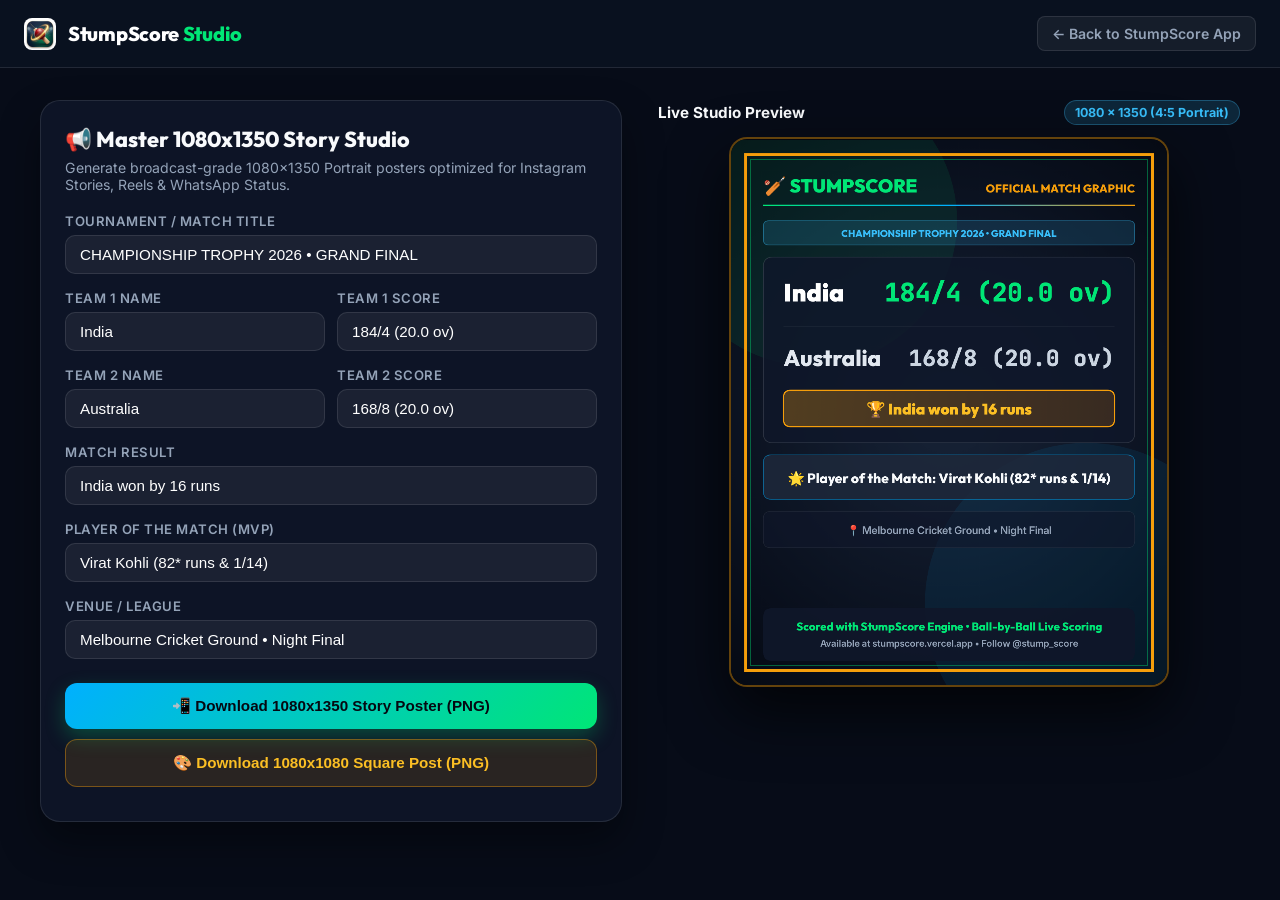
<file: instagram_marketing_kit/index.html>
<!DOCTYPE html>
<html lang="en">
<head>
  <meta charset="UTF-8">
  <meta name="viewport" content="width=device-width, initial-scale=1.0">
  <title>StumpScore — Master 1080x1350 Promo Poster Studio</title>
  <meta name="description" content="Generate broadcast-style 1080x1350 and 1080x1080 match graphics for Instagram, WhatsApp status, and club cricket tournaments.">
  <link rel="icon" type="image/png" href="../assets/icon/app_icon.png">
  <link rel="preconnect" href="https://fonts.googleapis.com">
  <link rel="preconnect" href="https://fonts.gstatic.com" crossorigin>
  <link href="https://fonts.googleapis.com/css2?family=Inter:wght@400;500;600;700&family=JetBrains+Mono:wght@700;800&family=Outfit:wght@600;700;800;900&display=swap" rel="stylesheet">
  <style>
    :root {
      --bg-dark: #070c18;
      --bg-card: rgba(15, 23, 42, 0.85);
      --border-color: rgba(255, 255, 255, 0.1);
      --pitch-green: #00e676;
      --gold: #f59e0b;
      --cyan: #38bdf8;
      --text-main: #f8fafc;
      --text-muted: #94a3b8;
    }

    * { box-sizing: border-box; margin: 0; padding: 0; }

    body {
      background-color: var(--bg-dark);
      color: var(--text-main);
      font-family: 'Inter', sans-serif;
      min-height: 100vh;
      display: flex;
      flex-direction: column;
    }

    header {
      padding: 16px 24px;
      background: rgba(11, 18, 33, 0.9);
      backdrop-filter: blur(12px);
      border-bottom: 1px solid var(--border-color);
      display: flex;
      align-items: center;
      justify-content: space-between;
      position: sticky;
      top: 0;
      z-index: 50;
    }

    .brand {
      display: flex;
      align-items: center;
      gap: 12px;
      text-decoration: none;
      color: #fff;
    }

    .brand img {
      width: 32px;
      height: 32px;
      border-radius: 8px;
    }

    .brand h1 {
      font-family: 'Outfit', sans-serif;
      font-size: 1.25rem;
      font-weight: 800;
      letter-spacing: -0.3px;
    }

    .brand h1 span {
      color: var(--pitch-green);
    }

    .back-btn {
      color: var(--text-muted);
      text-decoration: none;
      font-size: 0.88rem;
      font-weight: 600;
      display: flex;
      align-items: center;
      gap: 6px;
      padding: 8px 14px;
      border-radius: 8px;
      background: rgba(255, 255, 255, 0.05);
      border: 1px solid var(--border-color);
      transition: all 0.2s ease;
    }

    .back-btn:hover {
      color: #fff;
      background: rgba(255, 255, 255, 0.1);
      border-color: rgba(255, 255, 255, 0.2);
    }

    main {
      flex: 1;
      max-width: 1240px;
      width: 100%;
      margin: 0 auto;
      padding: 32px 20px;
      display: grid;
      grid-template-columns: 1fr 1fr;
      gap: 36px;
      align-items: start;
    }

    @media (max-width: 900px) {
      main { grid-template-columns: 1fr; }
    }

    .form-card {
      background: var(--bg-card);
      border: 1px solid var(--border-color);
      border-radius: 20px;
      padding: 24px;
      box-shadow: 0 20px 40px rgba(0, 0, 0, 0.4);
    }

    .form-card h2 {
      font-family: 'Outfit', sans-serif;
      font-size: 1.35rem;
      font-weight: 800;
      margin-bottom: 6px;
      display: flex;
      align-items: center;
      gap: 8px;
    }

    .form-card p {
      color: var(--text-muted);
      font-size: 0.88rem;
      margin-bottom: 20px;
    }

    .form-group {
      margin-bottom: 16px;
    }

    .form-label {
      display: block;
      font-size: 0.82rem;
      font-weight: 600;
      color: var(--text-muted);
      margin-bottom: 6px;
      text-transform: uppercase;
      letter-spacing: 0.5px;
    }

    .form-input {
      width: 100%;
      background: rgba(255, 255, 255, 0.06);
      border: 1px solid var(--border-color);
      border-radius: 10px;
      color: #fff;
      padding: 10px 14px;
      font-size: 0.95rem;
      outline: none;
      transition: border-color 0.2s, box-shadow 0.2s;
    }

    .form-input:focus {
      border-color: var(--pitch-green);
      box-shadow: 0 0 10px rgba(0, 230, 118, 0.2);
    }

    .form-row {
      display: grid;
      grid-template-columns: 1fr 1fr;
      gap: 12px;
    }

    .btn-action {
      width: 100%;
      padding: 14px 20px;
      border-radius: 12px;
      font-size: 0.95rem;
      font-weight: 700;
      cursor: pointer;
      display: flex;
      align-items: center;
      justify-content: center;
      gap: 8px;
      transition: transform 0.18s, box-shadow 0.18s, opacity 0.18s;
      text-decoration: none;
      margin-bottom: 10px;
    }

    .btn-action:hover {
      transform: translateY(-2px);
    }

    .btn-story {
      background: linear-gradient(135deg, #00b0ff 0%, #00e676 100%);
      color: #050811;
      border: none;
      box-shadow: 0 8px 20px rgba(0, 230, 118, 0.25);
    }

    .btn-square {
      background: rgba(245, 158, 11, 0.12);
      border: 1px solid rgba(245, 158, 11, 0.4);
      color: #fbbf24;
    }

    .btn-square:hover {
      background: rgba(245, 158, 11, 0.2);
    }

    /* Live Canvas Preview */
    .preview-column {
      display: flex;
      flex-direction: column;
      align-items: center;
      position: sticky;
      top: 90px;
    }

    .preview-header {
      width: 100%;
      display: flex;
      justify-content: space-between;
      align-items: center;
      margin-bottom: 12px;
    }

    .preview-badge {
      font-size: 0.78rem;
      font-weight: 700;
      color: var(--cyan);
      background: rgba(56, 189, 248, 0.15);
      border: 1px solid rgba(56, 189, 248, 0.3);
      padding: 4px 10px;
      border-radius: 20px;
    }

    .canvas-wrapper {
      width: 100%;
      max-width: 440px;
      aspect-ratio: 4 / 5;
      background: #04070e;
      border-radius: 18px;
      overflow: hidden;
      box-shadow: 0 25px 60px rgba(0, 0, 0, 0.7);
      border: 2px solid rgba(245, 158, 11, 0.4);
      display: flex;
      align-items: center;
      justify-content: center;
    }

    canvas {
      width: 100%;
      height: 100%;
      display: block;
      object-fit: contain;
    }
  </style>
</head>
<body>
  <header>
    <a href="../index.html" class="brand">
      <img src="../assets/icon/app_icon.png" alt="StumpScore">
      <h1>StumpScore <span>Studio</span></h1>
    </a>
    <a href="../index.html" class="back-btn">
      ← Back to StumpScore App
    </a>
  </header>

  <main>
    <!-- Controls Form -->
    <div class="form-card">
      <h2>📢 Master 1080x1350 Story Studio</h2>
      <p>Generate broadcast-grade 1080x1350 Portrait posters optimized for Instagram Stories, Reels &amp; WhatsApp Status.</p>

      <div class="form-group">
        <label class="form-label" for="inp-tournament">Tournament / Match Title</label>
        <input type="text" id="inp-tournament" class="form-input" value="CHAMPIONSHIP TROPHY 2026 • GRAND FINAL" maxlength="60">
      </div>

      <div class="form-row">
        <div class="form-group">
          <label class="form-label" for="inp-team1">Team 1 Name</label>
          <input type="text" id="inp-team1" class="form-input" value="India" maxlength="40">
        </div>
        <div class="form-group">
          <label class="form-label" for="inp-score1">Team 1 Score</label>
          <input type="text" id="inp-score1" class="form-input" value="184/4 (20.0 ov)" maxlength="30">
        </div>
      </div>

      <div class="form-row">
        <div class="form-group">
          <label class="form-label" for="inp-team2">Team 2 Name</label>
          <input type="text" id="inp-team2" class="form-input" value="Australia" maxlength="40">
        </div>
        <div class="form-group">
          <label class="form-label" for="inp-score2">Team 2 Score</label>
          <input type="text" id="inp-score2" class="form-input" value="168/8 (20.0 ov)" maxlength="30">
        </div>
      </div>

      <div class="form-group">
        <label class="form-label" for="inp-result">Match Result</label>
        <input type="text" id="inp-result" class="form-input" value="India won by 16 runs" maxlength="50">
      </div>

      <div class="form-group">
        <label class="form-label" for="inp-mvp">Player of the Match (MVP)</label>
        <input type="text" id="inp-mvp" class="form-input" value="Virat Kohli (82* runs & 1/14)" maxlength="50">
      </div>

      <div class="form-group">
        <label class="form-label" for="inp-venue">Venue / League</label>
        <input type="text" id="inp-venue" class="form-input" value="Melbourne Cricket Ground • Night Final" maxlength="60">
      </div>

      <div style="margin-top: 24px;">
        <button type="button" id="btn-download-story" class="btn-action btn-story">
          <span>📲 Download 1080x1350 Story Poster (PNG)</span>
        </button>
        <button type="button" id="btn-download-square" class="btn-action btn-square">
          <span>🎨 Download 1080x1080 Square Post (PNG)</span>
        </button>
      </div>
    </div>

    <!-- Live Preview -->
    <div class="preview-column">
      <div class="preview-header">
        <span style="font-weight: 700; font-size: 0.95rem;">Live Studio Preview</span>
        <span class="preview-badge">1080 × 1350 (4:5 Portrait)</span>
      </div>
      <div class="canvas-wrapper">
        <canvas id="preview-canvas" width="1080" height="1350"></canvas>
      </div>
    </div>
  </main>

  <script>
    const canvas = document.getElementById('preview-canvas');
    const ctx = canvas.getContext('2d');

    const inpTournament = document.getElementById('inp-tournament');
    const inpTeam1 = document.getElementById('inp-team1');
    const inpScore1 = document.getElementById('inp-score1');
    const inpTeam2 = document.getElementById('inp-team2');
    const inpScore2 = document.getElementById('inp-score2');
    const inpResult = document.getElementById('inp-result');
    const inpMvp = document.getElementById('inp-mvp');
    const inpVenue = document.getElementById('inp-venue');

    const btnDownloadStory = document.getElementById('btn-download-story');
    const btnDownloadSquare = document.getElementById('btn-download-square');

    function roundRect(ctx, x, y, width, height, radius, fill, stroke) {
      if (typeof radius === 'number') {
        radius = { tl: radius, tr: radius, br: radius, bl: radius };
      }
      ctx.beginPath();
      ctx.moveTo(x + radius.tl, y);
      ctx.lineTo(x + width - radius.tr, y);
      ctx.quadraticCurveTo(x + width, y, x + width, y + radius.tr);
      ctx.lineTo(x + width, y + height - radius.br);
      ctx.quadraticCurveTo(x + width, y + height, x + width - radius.br, y + height);
      ctx.lineTo(x + radius.bl, y + height);
      ctx.quadraticCurveTo(x, y + height, x, y + height - radius.bl);
      ctx.lineTo(x, y + radius.tl);
      ctx.quadraticCurveTo(x, y, x + radius.tl, y);
      ctx.closePath();
      if (fill) ctx.fill();
      if (stroke) ctx.stroke();
    }

    function drawFittedText(ctx, text, x, y, maxWidth, initialFontSize, minFontSize, fontWeight, fontFamily) {
      let fontSize = initialFontSize;
      ctx.font = `${fontWeight} ${fontSize}px ${fontFamily}`;
      let textWidth = ctx.measureText(text).width;

      while (textWidth > maxWidth && fontSize > minFontSize) {
        fontSize -= 2;
        ctx.font = `${fontWeight} ${fontSize}px ${fontFamily}`;
        textWidth = ctx.measureText(text).width;
      }

      if (textWidth > maxWidth) {
        let truncated = text;
        while (truncated.length > 2 && ctx.measureText(truncated + '…').width > maxWidth) {
          truncated = truncated.slice(0, -1);
        }
        ctx.fillText(truncated + '…', x, y);
      } else {
        ctx.fillText(text, x, y);
      }
    }

    function renderPoster(w = 1080, h = 1350) {
      canvas.width = w;
      canvas.height = h;

      const tournament = inpTournament.value.trim() || 'CHAMPIONSHIP TROPHY 2026';
      const t1 = inpTeam1.value.trim() || 'India';
      const s1 = inpScore1.value.trim() || '184/4 (20.0 ov)';
      const t2 = inpTeam2.value.trim() || 'Australia';
      const s2 = inpScore2.value.trim() || '168/8 (20.0 ov)';
      const result = inpResult.value.trim() || 'India won by 16 runs';
      const mvp = inpMvp.value.trim() || 'Virat Kohli';
      const venue = inpVenue.value.trim() || 'Melbourne Cricket Ground';

      // 1. Stadium Night Mesh Background
      const bgGrad = ctx.createRadialGradient(w/2, h/2, 100, w/2, h/2, h*0.75);
      bgGrad.addColorStop(0, '#152033');
      bgGrad.addColorStop(0.6, '#090f1c');
      bgGrad.addColorStop(1, '#04070e');
      ctx.fillStyle = bgGrad;
      ctx.fillRect(0, 0, w, h);

      // Stadium floodlights
      ctx.fillStyle = 'rgba(0, 230, 118, 0.08)';
      ctx.beginPath();
      ctx.arc(200, 200, 360, 0, Math.PI * 2);
      ctx.fill();

      ctx.fillStyle = 'rgba(0, 176, 255, 0.08)';
      ctx.beginPath();
      ctx.arc(w - 200, h - 200, 400, 0, Math.PI * 2);
      ctx.fill();

      // Border frames
      ctx.strokeStyle = '#f59e0b';
      ctx.lineWidth = 6;
      ctx.strokeRect(36, 36, w - 72, h - 72);

      ctx.strokeStyle = 'rgba(0, 230, 118, 0.4)';
      ctx.lineWidth = 2;
      ctx.strokeRect(48, 48, w - 96, h - 96);

      // Top Brand Header
      ctx.fillStyle = '#00e676';
      ctx.font = '900 46px "Outfit", sans-serif';
      ctx.textAlign = 'left';
      ctx.fillText('🏏 STUMPSCORE', 80, 130);

      ctx.fillStyle = '#f59e0b';
      ctx.font = '800 28px "Outfit", sans-serif';
      ctx.textAlign = 'right';
      ctx.fillText('OFFICIAL MATCH GRAPHIC', w - 80, 130);

      // Divider line
      const lineGrad = ctx.createLinearGradient(80, 160, w - 80, 160);
      lineGrad.addColorStop(0, '#00e676');
      lineGrad.addColorStop(0.5, '#00b0ff');
      lineGrad.addColorStop(1, '#f59e0b');
      ctx.fillStyle = lineGrad;
      ctx.fillRect(80, 160, w - 160, 4);

      // Tournament Badge
      ctx.fillStyle = 'rgba(56, 189, 248, 0.15)';
      ctx.strokeStyle = 'rgba(56, 189, 248, 0.4)';
      ctx.lineWidth = 2;
      roundRect(ctx, 80, 200, w - 160, 60, 14, true, true);

      ctx.fillStyle = '#38bdf8';
      ctx.font = '800 24px "Outfit", sans-serif';
      ctx.textAlign = 'center';
      ctx.fillText(tournament.toUpperCase(), w/2, 240);

      // Main Match Card
      const cardY = 290;
      const cardH = 460;
      ctx.fillStyle = 'rgba(15, 23, 42, 0.85)';
      ctx.strokeStyle = 'rgba(255, 255, 255, 0.12)';
      ctx.lineWidth = 2;
      roundRect(ctx, 80, cardY, w - 160, cardH, 24, true, true);

      // Team 1
      ctx.fillStyle = '#00e676';
      ctx.font = '900 64px "JetBrains Mono", monospace';
      ctx.textAlign = 'right';
      ctx.fillText(s1, w - 130, cardY + 110);
      const score1Width = ctx.measureText(s1).width;

      ctx.fillStyle = '#ffffff';
      ctx.textAlign = 'left';
      const maxTeam1Width = Math.max(200, (w - 130 - score1Width - 36) - 130);
      drawFittedText(ctx, t1, 130, cardY + 110, maxTeam1Width, 62, 32, 900, '"Outfit", sans-serif');

      // Divider between teams
      ctx.fillStyle = 'rgba(255, 255, 255, 0.08)';
      ctx.fillRect(130, cardY + 170, w - 260, 2);

      // Team 2
      ctx.fillStyle = '#cbd5e1';
      ctx.font = '800 56px "JetBrains Mono", monospace';
      ctx.textAlign = 'right';
      ctx.fillText(s2, w - 130, cardY + 270);
      const score2Width = ctx.measureText(s2).width;

      ctx.fillStyle = '#e2e8f0';
      ctx.textAlign = 'left';
      const maxTeam2Width = Math.max(200, (w - 130 - score2Width - 36) - 130);
      drawFittedText(ctx, t2, 130, cardY + 270, maxTeam2Width, 56, 30, 800, '"Outfit", sans-serif');

      // Result Gold Banner
      const winGrad = ctx.createLinearGradient(80, cardY + 340, w - 80, cardY + 430);
      winGrad.addColorStop(0, 'rgba(245, 158, 11, 0.3)');
      winGrad.addColorStop(1, 'rgba(217, 119, 6, 0.2)');
      ctx.fillStyle = winGrad;
      ctx.strokeStyle = '#f59e0b';
      ctx.lineWidth = 3;
      roundRect(ctx, 130, cardY + 330, w - 260, 90, 18, true, true);

      ctx.fillStyle = '#fbbf24';
      ctx.font = '900 38px "Outfit", sans-serif';
      ctx.textAlign = 'center';
      ctx.fillText(`🏆 ${result}`, w/2, cardY + 390);

      // MVP Box
      const mvpY = cardY + cardH + 30;
      ctx.fillStyle = 'rgba(30, 41, 59, 0.85)';
      ctx.strokeStyle = 'rgba(0, 176, 255, 0.45)';
      ctx.lineWidth = 2;
      roundRect(ctx, 80, mvpY, w - 160, 110, 20, true, true);

      ctx.fillStyle = '#f8fafc';
      ctx.font = '800 34px "Outfit", sans-serif';
      ctx.textAlign = 'center';
      ctx.fillText(`🌟 Player of the Match: ${mvp}`, w/2, mvpY + 70);

      // Venue Box
      const venueY = mvpY + 140;
      ctx.fillStyle = 'rgba(15, 23, 42, 0.6)';
      ctx.strokeStyle = 'rgba(255, 255, 255, 0.08)';
      ctx.lineWidth = 1.5;
      roundRect(ctx, 80, venueY, w - 160, 90, 18, true, true);

      ctx.fillStyle = '#94a3b8';
      ctx.font = '600 26px "Inter", sans-serif';
      ctx.textAlign = 'center';
      ctx.fillText(`📍 ${venue}`, w/2, venueY + 56);

      // App Pitch Footer
      const footY = h - 190;
      ctx.fillStyle = 'rgba(15, 23, 42, 0.95)';
      roundRect(ctx, 80, footY, w - 160, 130, 20, true, false);

      ctx.fillStyle = '#00e676';
      ctx.font = '800 28px "Outfit", sans-serif';
      ctx.textAlign = 'center';
      ctx.fillText('Scored with StumpScore Engine • Ball-by-Ball Live Scoring', w/2, footY + 55);

      ctx.fillStyle = '#94a3b8';
      ctx.font = '600 23px "Inter", sans-serif';
      ctx.fillText('Available at stumpscore.vercel.app • Follow @stump_score', w/2, footY + 95);
    }

    [inpTournament, inpTeam1, inpScore1, inpTeam2, inpScore2, inpResult, inpMvp, inpVenue].forEach(inp => {
      inp.addEventListener('input', () => renderPoster(1080, 1350));
    });

    // Initial render
    window.addEventListener('load', () => renderPoster(1080, 1350));
    renderPoster(1080, 1350);

    // Download handlers
    function downloadCanvas(name, w, h) {
      renderPoster(w, h);
      setTimeout(() => {
        const a = document.createElement('a');
        a.download = name;
        a.href = canvas.toDataURL('image/png');
        document.body.appendChild(a);
        a.click();
        document.body.removeChild(a);
        // Restore story preview
        renderPoster(1080, 1350);
      }, 100);
    }

    btnDownloadStory.addEventListener('click', () => {
      const t1 = inpTeam1.value.trim() || 'team1';
      const t2 = inpTeam2.value.trim() || 'team2';
      downloadCanvas(`stumpscore-story-1080x1350-${t1}-vs-${t2}.png`, 1080, 1350);
    });

    btnDownloadSquare.addEventListener('click', () => {
      const t1 = inpTeam1.value.trim() || 'team1';
      const t2 = inpTeam2.value.trim() || 'team2';
      downloadCanvas(`stumpscore-post-1080x1080-${t1}-vs-${t2}.png`, 1080, 1080);
    });
  </script>
</body>
</html>
</file>
<file: css/style.css>
/* ==========================================================================
   StumpScore — Ultra-Premium Stadium Design System
   Tokens, Typography, 3D Mesh Lighting & High-End Animations
   ========================================================================== */

:root {
  /* Core Stadium Dark Palette */
  --bg-primary: #050811;
  --bg-secondary: #0b1120;
  --bg-surface: #151f32;
  --bg-surface-elevated: #1e2c47;
  --bg-glass: rgba(11, 17, 32, 0.85);
  --bg-glass-card: rgba(21, 31, 50, 0.72);
  --border-glass: rgba(255, 255, 255, 0.1);
  --border-glow: rgba(0, 230, 118, 0.35);

  /* Pitch & Accent Colors */
  --pitch-green: #00e676;
  --pitch-green-dark: #00b248;
  --pitch-green-glow: rgba(0, 230, 118, 0.35);
  --electric-blue: #00b0ff;
  --electric-blue-dark: #0081cb;
  --electric-blue-glow: rgba(0, 176, 255, 0.35);
  --gold-accent: #f59e0b;
  --gold-accent-glow: rgba(245, 158, 11, 0.35);
  --apple-silver: #f1f5f9;
  --apple-silver-glow: rgba(241, 245, 249, 0.3);
  --wicket-red: #ef4444;
  --wicket-red-glow: rgba(239, 68, 68, 0.35);
  --purple-accent: #a855f7;

  /* Typography Colors */
  --text-primary: #f8fafc;
  --text-secondary: #94a3b8;
  --text-muted: #64748b;
  --text-inverse: #050811;

  /* Typography Families */
  --font-heading: 'Outfit', -apple-system, BlinkMacSystemFont, 'Segoe UI', Roboto, sans-serif;
  --font-body: 'Inter', -apple-system, BlinkMacSystemFont, 'Segoe UI', Roboto, sans-serif;
  --font-mono: 'JetBrains Mono', 'Roboto Mono', monospace;

  /* Shadows & Specular Elevations */
  --shadow-sm: 0 2px 10px rgba(0, 0, 0, 0.3);
  --shadow-md: 0 10px 30px rgba(0, 0, 0, 0.45);
  --shadow-lg: 0 20px 60px rgba(0, 0, 0, 0.6);
  --shadow-glow-green: 0 0 35px rgba(0, 230, 118, 0.3);
  --shadow-glow-blue: 0 0 35px rgba(0, 176, 255, 0.3);
  --shadow-glow-gold: 0 0 35px rgba(245, 158, 11, 0.3);

  /* Radii & Timing */
  --radius-sm: 10px;
  --radius-md: 16px;
  --radius-lg: 24px;
  --radius-xl: 32px;
  --radius-full: 9999px;
  --transition-fast: 0.2s cubic-bezier(0.16, 1, 0.3, 1);
  --transition-normal: 0.35s cubic-bezier(0.16, 1, 0.3, 1);
  --transition-slow: 0.6s cubic-bezier(0.16, 1, 0.3, 1);
}

/* ==========================================================================
   State-of-the-Art High-Contrast Light Theme Mode (Apple/Stripe Aesthetics)
   ========================================================================== */
[data-theme="light"] {
  --bg-primary: #f8fafc;
  --bg-secondary: #ffffff;
  --bg-surface: #ffffff;
  --bg-surface-elevated: #f8fafc;
  --bg-glass: rgba(255, 255, 255, 0.96);
  --bg-glass-card: #ffffff;
  --border-glass: rgba(15, 23, 42, 0.08);
  --border-glow: rgba(5, 150, 105, 0.3);

  --pitch-green: #047857;
  --pitch-green-dark: #065f46;
  --pitch-green-glow: rgba(4, 120, 87, 0.25);
  --electric-blue: #0284c7;
  --electric-blue-dark: #0369a1;
  --electric-blue-glow: rgba(2, 132, 199, 0.25);
  --gold-accent: #b45309;
  --gold-accent-glow: rgba(180, 83, 9, 0.25);
  --apple-silver: #090d16;
  --wicket-red: #dc2626;
  --wicket-red-glow: rgba(220, 38, 38, 0.25);

  /* Bold, ultra-clear high-contrast text */
  --text-primary: #090d16;
  --text-secondary: #1e293b;
  --text-muted: #475569;
  --text-inverse: #ffffff;

  --shadow-sm: 0 2px 8px rgba(15, 23, 42, 0.04);
  --shadow-md: 0 8px 24px rgba(15, 23, 42, 0.06);
  --shadow-lg: 0 16px 48px rgba(15, 23, 42, 0.08);
  --shadow-glow-green: 0 8px 30px rgba(4, 120, 87, 0.15);
  --shadow-glow-blue: 0 8px 30px rgba(2, 132, 199, 0.15);
  --shadow-glow-gold: 0 8px 30px rgba(180, 83, 9, 0.15);
}

/* ==========================================================================
   Smooth Theme Transitions & Native View Transitions API
   ========================================================================== */

/* Native View Transitions (Supported in modern Chrome, Edge, Safari 18+) */
::view-transition-old(root),
::view-transition-new(root) {
  animation-duration: 0.42s;
  animation-timing-function: cubic-bezier(0.16, 1, 0.3, 1);
}

::view-transition-old(root) {
  animation-name: stumpThemeFadeOut;
}

::view-transition-new(root) {
  animation-name: stumpThemeFadeIn;
}

@keyframes stumpThemeFadeOut {
  0% { opacity: 1; filter: brightness(1); }
  100% { opacity: 0; filter: brightness(0.96); }
}

@keyframes stumpThemeFadeIn {
  0% { opacity: 0; filter: brightness(1.04); }
  100% { opacity: 1; filter: brightness(1); }
}

/* Active transition class applied during theme flip for seamless interpolation */
html.theme-transitioning,
html.theme-transitioning *,
html.theme-transitioning *::before,
html.theme-transitioning *::after {
  transition: 
    background-color 0.42s cubic-bezier(0.16, 1, 0.3, 1) !important,
    background 0.42s cubic-bezier(0.16, 1, 0.3, 1) !important,
    color 0.35s cubic-bezier(0.16, 1, 0.3, 1) !important,
    border-color 0.42s cubic-bezier(0.16, 1, 0.3, 1) !important,
    box-shadow 0.42s cubic-bezier(0.16, 1, 0.3, 1) !important,
    fill 0.35s cubic-bezier(0.16, 1, 0.3, 1) !important,
    stroke 0.35s cubic-bezier(0.16, 1, 0.3, 1) !important;
  transition-delay: 0s !important;
}

/* Permanent base transitions for core containers and interactive surfaces */
body,
.stump-navbar,
.nav-link,
.site-footer,
.glass-card,
.feature-card,
.feature-detail-card,
.stats-counter-card,
.philosophy-card,
.review-card,
.install-step-item,
.qr-showcase-card,
.modal-content,
.download-banner-card,
.phone-mockup-frame,
.phone-screen,
.sim-stage,
.sim-display,
.sim-control-panel,
.live-status-ticker,
.ticker-item,
.theme-toggle-btn {
  transition: 
    background-color 0.38s cubic-bezier(0.16, 1, 0.3, 1),
    color 0.32s cubic-bezier(0.16, 1, 0.3, 1),
    border-color 0.38s cubic-bezier(0.16, 1, 0.3, 1),
    box-shadow 0.38s cubic-bezier(0.16, 1, 0.3, 1);
}

/* Reset & Global Safety */
*, *::before, *::after {
  box-sizing: border-box;
  margin: 0;
  padding: 0;
  -webkit-tap-highlight-color: transparent;
}

html {
  scroll-behavior: smooth !important;
  scroll-padding-top: 84px;
  font-size: 16px;
  -webkit-text-size-adjust: 100%;
  text-size-adjust: 100%;
  overflow-x: hidden !important;
}

section[id] {
  scroll-margin-top: 84px;
}

button, a, input, select, textarea, [role="button"], [role="tab"] {
  touch-action: manipulation;
}

body {
  font-family: var(--font-body) !important;
  background-color: var(--bg-primary) !important;
  color: var(--text-primary) !important;
  line-height: 1.6;
  overflow-x: hidden !important;
  transition: background-color var(--transition-normal), color var(--transition-normal);
  background-image: 
    radial-gradient(ellipse 80% 50% at 50% -20%, rgba(0, 230, 118, 0.12), transparent),
    radial-gradient(ellipse 60% 40% at 100% 35%, rgba(0, 176, 255, 0.09), transparent),
    radial-gradient(ellipse 70% 45% at 0% 70%, rgba(245, 158, 11, 0.07), transparent);
  position: relative;
  min-height: 100vh;
  width: 100%;
  max-width: 100%;
}

[data-theme="light"] body {
  background-color: #f8fafc !important;
  color: var(--text-primary) !important;
  background-image: 
    radial-gradient(ellipse 90% 60% at 50% -10%, rgba(16, 185, 129, 0.07), transparent 70%),
    radial-gradient(ellipse 70% 50% at 100% 30%, rgba(14, 165, 233, 0.06), transparent 70%),
    radial-gradient(ellipse 80% 55% at 0% 70%, rgba(245, 158, 11, 0.04), transparent 70%);
}

/* GPU-Accelerated Stadium Ambient Lights */
body::before {
  content: '';
  position: fixed;
  top: 0;
  left: 0;
  right: 0;
  height: 100vh;
  background: 
    radial-gradient(circle 350px at 15% 20%, rgba(0, 230, 118, 0.05), transparent 75%),
    radial-gradient(circle 400px at 85% 60%, rgba(0, 176, 255, 0.05), transparent 75%);
  pointer-events: none;
  z-index: 0;
  transform: translate3d(0, 0, 0);
  animation: stadiumLightPulse 18s infinite alternate ease-in-out;
}

[data-theme="light"] body::before {
  background: 
    radial-gradient(circle 400px at 15% 15%, rgba(16, 185, 129, 0.03), transparent 75%),
    radial-gradient(circle 450px at 85% 65%, rgba(14, 165, 233, 0.03), transparent 75%);
}

@keyframes stadiumLightPulse {
  0% { transform: translate3d(0, 0, 0); opacity: 0.7; }
  50% { transform: translate3d(24px, -16px, 0); opacity: 1; }
  100% { transform: translate3d(-16px, 24px, 0); opacity: 0.7; }
}

/* Container - Perfectly Centered in Page with Responsive Padding */
.container {
  width: 100% !important;
  max-width: 1260px !important;
  margin-left: auto !important;
  margin-right: auto !important;
  padding-left: clamp(20px, 4.5vw, 32px) !important;
  padding-right: clamp(20px, 4.5vw, 32px) !important;
  position: relative;
  z-index: 1;
  box-sizing: border-box !important;
}

@media (max-width: 768px) {
  .container {
    padding-left: 20px !important;
    padding-right: 20px !important;
  }
}

@media (max-width: 480px) {
  .container {
    padding-left: 18px !important;
    padding-right: 18px !important;
  }
}


/* Typography */
h1, h2, h3, h4, h5, h6 {
  font-family: var(--font-heading);
  font-weight: 800;
  line-height: 1.15;
  color: var(--text-primary);
  letter-spacing: -0.025em;
  overflow-wrap: break-word;
  word-break: normal;
}

p {
  color: var(--text-secondary);
  overflow-wrap: break-word;
  word-break: normal;
}

a:not(.btn) {
  color: inherit;
  text-decoration: none;
  transition: color var(--transition-fast);
}

a:not(.btn):hover {
  color: var(--pitch-green);
}

[data-theme="light"] a:not(.btn):hover {
  color: #047857;
}

ul {
  padding-left: 0;
  margin-bottom: 0;
  list-style: none;
}

code {
  font-family: var(--font-mono);
  background: rgba(0, 230, 118, 0.12);
  color: var(--pitch-green);
  padding: 2px 6px !important;
  border-radius: 5px !important;
  font-weight: 700 !important;
  font-size: 0.74rem !important;
  border: 1px solid rgba(0, 230, 118, 0.25) !important;
  white-space: nowrap !important;
  word-break: keep-all !important;
  display: inline-block !important;
  vertical-align: middle !important;
  line-height: 1.25 !important;
  letter-spacing: -0.01em !important;
}

[data-theme="light"] code {
  background: #f1f5f9 !important;
  color: #047857 !important;
  border-color: rgba(4, 120, 87, 0.25) !important;
}



/* Gradient Text Engine — Full Standard & Vendor Prefixes */
.gradient-text-green {
  background: linear-gradient(135deg, var(--pitch-green) 0%, #34d399 100%);
  -webkit-background-clip: text;
  background-clip: text;
  -webkit-text-fill-color: transparent;
  color: transparent;
  display: inline-block;
}

[data-theme="light"] .gradient-text-green {
  background: linear-gradient(135deg, #047857 0%, #059669 100%);
  -webkit-background-clip: text;
  background-clip: text;
  -webkit-text-fill-color: transparent;
  color: transparent;
}

.gradient-text-gold {
  background: linear-gradient(135deg, #fbbf24 0%, var(--gold-accent) 50%, #b45309 100%);
  -webkit-background-clip: text;
  background-clip: text;
  -webkit-text-fill-color: transparent;
  color: transparent;
  display: inline-block;
}

[data-theme="light"] .gradient-text-gold {
  background: linear-gradient(135deg, #92400e 0%, #b45309 50%, #d97706 100%);
  -webkit-background-clip: text;
  background-clip: text;
  -webkit-text-fill-color: transparent;
  color: transparent;
}

.gradient-text-blue {
  background: linear-gradient(135deg, var(--electric-blue) 0%, #38bdf8 100%);
  -webkit-background-clip: text;
  background-clip: text;
  -webkit-text-fill-color: transparent;
  color: transparent;
  display: inline-block;
}

[data-theme="light"] .gradient-text-blue {
  background: linear-gradient(135deg, #0369a1 0%, #0284c7 100%);
  -webkit-background-clip: text;
  background-clip: text;
  -webkit-text-fill-color: transparent;
  color: transparent;
}

.gradient-text-apple {
  background: linear-gradient(135deg, #ffffff 0%, #cbd5e1 100%);
  -webkit-background-clip: text;
  background-clip: text;
  -webkit-text-fill-color: transparent;
  color: transparent;
  display: inline-block;
}

[data-theme="light"] .gradient-text-apple {
  background: linear-gradient(135deg, #090d16 0%, #334155 100%);
  -webkit-background-clip: text;
  background-clip: text;
  -webkit-text-fill-color: transparent;
  color: transparent;
}

/* Section Spacing */
.section {
  padding: 90px 0;
  position: relative;
}

.section-alt {
  background: rgba(15, 23, 42, 0.45);
  border-top: 1px solid rgba(255, 255, 255, 0.05);
  border-bottom: 1px solid rgba(255, 255, 255, 0.05);
}

[data-theme="light"] .section-alt {
  background: linear-gradient(180deg, rgba(241, 245, 249, 0.45) 0%, rgba(255, 255, 255, 0.8) 50%, rgba(241, 245, 249, 0.45) 100%);
  border-top: 1px solid rgba(15, 23, 42, 0.05);
  border-bottom: 1px solid rgba(15, 23, 42, 0.05);
}

@media (max-width: 768px) {
  .section {
    padding: 60px 0;
  }
}

.section-header {
  text-align: center;
  max-width: 780px;
  margin: 0 auto 50px;
}

.section-tag {
  display: inline-flex;
  align-items: center;
  gap: 8px;
  padding: 6px 16px;
  background: rgba(0, 230, 118, 0.12);
  border: 1px solid rgba(0, 230, 118, 0.35);
  border-radius: var(--radius-full);
  color: var(--pitch-green);
  font-family: var(--font-heading);
  font-size: 0.82rem;
  font-weight: 700;
  letter-spacing: 0.08em;
  text-transform: uppercase;
  margin-bottom: 16px;
  box-shadow: 0 0 20px rgba(0, 230, 118, 0.15);
}

[data-theme="light"] .section-tag {
  background: rgba(4, 120, 87, 0.1);
  border-color: rgba(4, 120, 87, 0.3);
  color: #047857;
  box-shadow: 0 2px 10px rgba(4, 120, 87, 0.1);
  font-weight: 800;
}

.section-title {
  font-size: clamp(1.9rem, 4.2vw, 3.2rem);
  margin-bottom: 18px;
  color: var(--text-primary);
}

.section-description {
  font-size: clamp(0.98rem, 2vw, 1.12rem);
  color: var(--text-secondary);
}

/* Header & Navbar */
.site-header {
  position: sticky;
  top: 0;
  left: 0;
  right: 0;
  z-index: 100;
  background: var(--bg-glass);
  -webkit-backdrop-filter: blur(20px);
  backdrop-filter: blur(20px);
  border-bottom: 1px solid var(--border-glass);
  transition: all var(--transition-normal);
}

.nav-wrapper {
  display: flex;
  align-items: center;
  justify-content: space-between;
  height: 76px;
  gap: 24px;
}

.brand-logo {
  display: flex;
  align-items: center;
  gap: 12px;
  font-family: var(--font-heading);
  font-size: 1.45rem;
  font-weight: 900;
  color: var(--text-primary);
  letter-spacing: -0.03em;
  transition: transform var(--transition-fast);
  flex-shrink: 0;
  margin-right: 12px;
  text-decoration: none;
}

.brand-logo:hover {
  transform: scale(1.02);
}

.brand-icon {
  width: 42px;
  height: 42px;
  background: linear-gradient(135deg, var(--pitch-green) 0%, #00b0ff 100%);
  border-radius: 12px;
  display: flex;
  align-items: center;
  justify-content: center;
  color: #050811;
  font-size: 1.35rem;
  box-shadow: 0 0 20px var(--pitch-green-glow);
  transition: transform var(--transition-fast);
  flex-shrink: 0;
}

.brand-icon-img {
  width: 42px;
  height: 42px;
  border-radius: 12px;
  object-fit: cover;
  box-shadow: 0 4px 16px rgba(0, 230, 118, 0.35);
  border: 1.5px solid rgba(212, 169, 75, 0.4);
  transition: transform var(--transition-fast), box-shadow var(--transition-fast);
  flex-shrink: 0;
  display: block;
}

.brand-logo:hover .brand-icon,
.brand-logo:hover .brand-icon-img {
  transform: scale(1.06) rotate(6deg);
  box-shadow: 0 6px 22px rgba(0, 230, 118, 0.5);
}

[data-theme="light"] .brand-icon-img {
  box-shadow: 0 4px 14px rgba(4, 120, 87, 0.2);
  border-color: rgba(180, 83, 9, 0.35);
}

.nav-menu {
  display: flex;
  align-items: center;
  gap: 22px;
  list-style: none;
  margin: 0;
  padding: 0;
}

.nav-link {
  font-size: 0.92rem;
  font-weight: 600;
  color: var(--text-secondary);
  transition: color var(--transition-fast);
  position: relative;
  padding: 6px 0;
  white-space: nowrap;
  text-decoration: none;
  display: inline-block;
}

[data-theme="light"] .nav-link {
  color: #1e293b;
  font-weight: 700;
}

.nav-link:hover, .nav-link.active {
  color: var(--pitch-green);
}

[data-theme="light"] .nav-link:hover, [data-theme="light"] .nav-link.active {
  color: #047857;
}

.nav-link::after {
  content: '';
  position: absolute;
  bottom: -2px;
  left: 0;
  width: 0;
  height: 2.5px;
  background: var(--pitch-green);
  transition: width var(--transition-fast);
  border-radius: var(--radius-full);
}

[data-theme="light"] .nav-link::after {
  background: #047857;
}

.nav-link:hover::after, .nav-link.active::after {
  width: 100%;
}

.nav-actions {
  display: flex;
  align-items: center;
  gap: 10px;
  flex-shrink: 0;
}

/* Theme Toggle Button — 60fps GPU Hardware-Accelerated */
.theme-toggle-btn {
  background: var(--bg-surface);
  border: 1.5px solid var(--border-glass);
  color: var(--text-primary);
  width: 42px;
  height: 42px;
  border-radius: var(--radius-md);
  display: inline-flex;
  align-items: center;
  justify-content: center;
  cursor: pointer;
  font-size: 1.25rem;
  transition: background-color 0.25s ease, border-color 0.25s ease, transform 0.2s cubic-bezier(0.34, 1.56, 0.64, 1), box-shadow 0.25s ease;
  box-shadow: var(--shadow-sm);
  flex-shrink: 0;
  position: relative;
  overflow: hidden;
  user-select: none;
  -webkit-user-select: none;
  -webkit-tap-highlight-color: transparent;
  touch-action: manipulation;
}

.theme-toggle-btn .theme-icon {
  position: absolute;
  top: 50%;
  left: 50%;
  display: inline-flex;
  align-items: center;
  justify-content: center;
  transition: transform 0.38s cubic-bezier(0.34, 1.56, 0.64, 1), opacity 0.28s ease;
  will-change: transform, opacity;
  pointer-events: none;
}

/* Dark Mode: Sun visible, Moon hidden */
.theme-toggle-btn .sun-icon {
  transform: translate(-50%, -50%) rotate(0deg) scale(1);
  opacity: 1;
}

.theme-toggle-btn .moon-icon {
  transform: translate(-50%, -50%) rotate(100deg) scale(0.2);
  opacity: 0;
}

/* Light Mode: Moon visible, Sun hidden */
[data-theme="light"] .theme-toggle-btn .sun-icon {
  transform: translate(-50%, -50%) rotate(-100deg) scale(0.2);
  opacity: 0;
}

[data-theme="light"] .theme-toggle-btn .moon-icon {
  transform: translate(-50%, -50%) rotate(0deg) scale(1);
  opacity: 1;
}

.theme-toggle-btn:hover {
  background: var(--bg-surface-elevated);
  border-color: var(--pitch-green);
  color: var(--pitch-green);
  box-shadow: 0 0 16px rgba(0, 230, 118, 0.3);
  transform: translateY(-2px) scale(1.05);
}

.theme-toggle-btn:active {
  transform: scale(0.92);
}

.theme-toggle-btn.is-animating {
  animation: themeBtnPop 0.45s cubic-bezier(0.34, 1.56, 0.64, 1);
}

@keyframes themeBtnPop {
  0% { transform: scale(1); }
  35% { transform: scale(0.84) rotate(-16deg); }
  70% { transform: scale(1.12) rotate(8deg); }
  100% { transform: scale(1) rotate(0deg); }
}

[data-theme="light"] .theme-toggle-btn {
  background: #ffffff;
  border-color: rgba(15, 23, 42, 0.16);
  color: #090d16;
  box-shadow: 0 2px 8px rgba(15, 23, 42, 0.06);
}

[data-theme="light"] .theme-toggle-btn:hover {
  background: #f8fafc;
  border-color: #047857;
  color: #047857;
  box-shadow: 0 0 16px rgba(4, 120, 87, 0.2);
}

/* Instagram & Social Navigation Button */
.nav-social-btn {
  background: var(--bg-surface);
  border: 1.5px solid var(--border-glass);
  color: var(--text-primary);
  width: 42px;
  height: 42px;
  border-radius: var(--radius-md);
  display: inline-flex;
  align-items: center;
  justify-content: center;
  cursor: pointer;
  transition: all 0.25s cubic-bezier(0.34, 1.56, 0.64, 1);
  box-shadow: var(--shadow-sm);
  flex-shrink: 0;
  text-decoration: none;
  position: relative;
}

.nav-social-btn:hover {
  background: var(--bg-surface-elevated);
  border-color: #E1306C;
  transform: translateY(-2px) scale(1.06);
  box-shadow: 0 4px 18px rgba(225, 48, 108, 0.35);
}

.nav-social-btn:active {
  transform: scale(0.94);
}

[data-theme="light"] .nav-social-btn {
  background: #ffffff;
  border-color: rgba(15, 23, 42, 0.16);
  box-shadow: 0 2px 8px rgba(15, 23, 42, 0.06);
}

[data-theme="light"] .nav-social-btn:hover {
  background: #fff5f7;
  border-color: #E1306C;
  box-shadow: 0 4px 16px rgba(225, 48, 108, 0.25);
}

/* Generic Nav Action Button (QR Code, etc.) */
button.nav-action-btn,
.nav-action-btn {
  background: var(--bg-surface) !important;
  border: 1.5px solid var(--border-glass) !important;
  color: var(--text-primary) !important;
  width: 42px;
  height: 42px;
  border-radius: var(--radius-md);
  display: inline-flex;
  align-items: center;
  justify-content: center;
  cursor: pointer;
  padding: 0;
  margin: 0;
  outline: none;
  box-shadow: var(--shadow-sm);
  flex-shrink: 0;
  text-decoration: none;
  position: relative;
  overflow: hidden;
  appearance: none;
  -webkit-appearance: none;
  transition: all 0.25s cubic-bezier(0.34, 1.56, 0.64, 1);
}

button.nav-action-btn svg,
.nav-action-btn svg {
  color: var(--pitch-green);
  transition: transform 0.25s ease, color 0.25s ease;
  display: block;
}

button.nav-action-btn:hover,
.nav-action-btn:hover {
  background: var(--bg-surface-elevated) !important;
  border-color: var(--pitch-green) !important;
  transform: translateY(-2px) scale(1.06);
  box-shadow: 0 4px 18px var(--pitch-green-glow);
}

button.nav-action-btn:hover svg,
.nav-action-btn:hover svg {
  color: #ffffff;
  transform: scale(1.08);
}

button.nav-action-btn:active,
.nav-action-btn:active {
  transform: scale(0.94);
}

[data-theme="light"] button.nav-action-btn,
[data-theme="light"] .nav-action-btn {
  background: #ffffff !important;
  border-color: rgba(15, 23, 42, 0.16) !important;
  box-shadow: 0 2px 8px rgba(15, 23, 42, 0.06);
  color: #047857 !important;
}

[data-theme="light"] button.nav-action-btn svg,
[data-theme="light"] .nav-action-btn svg {
  color: #047857;
}

[data-theme="light"] button.nav-action-btn:hover,
[data-theme="light"] .nav-action-btn:hover {
  background: #ecfdf5 !important;
  border-color: #047857 !important;
  box-shadow: 0 4px 16px rgba(5, 150, 105, 0.2);
}

/* High-Performance Smooth Theme Transitions on Root Containers (Zero-Jank) */
body,
.site-header,
.feature-card,
.step-card,
.review-card,
.stat-counter-card,
.specs-table-wrapper,
.poster-controls-col,
.cta-banner,
.site-footer,
.modal-content,
.hero-pill-badge,
.phone-tab-switcher {
  transition: background-color 0.25s ease, 
              border-color 0.25s ease, 
              color 0.2s ease, 
              box-shadow 0.25s ease;
}

/* Mobile Hamburger */
.mobile-menu-toggle {
  display: none;
  background: transparent;
  border: none;
  color: var(--text-primary);
  font-size: 1.7rem;
  cursor: pointer;
  padding: 8px;
  min-width: 44px;
  min-height: 44px;
  border-radius: var(--radius-sm);
  transition: transform var(--transition-fast), background var(--transition-fast);
  touch-action: manipulation;
  user-select: none;
}

[data-theme="light"] .mobile-menu-toggle {
  color: #090d16;
}

.mobile-menu-toggle:active {
  transform: scale(0.92);
}

@media (max-width: 1080px) {
  .site-header {
    z-index: 1000;
  }

  .site-header .nav-wrapper {
    height: 70px;
  }

  .nav-menu {
    position: fixed;
    top: 70px;
    left: 0;
    right: 0;
    background: var(--bg-secondary);
    -webkit-backdrop-filter: blur(24px);
    backdrop-filter: blur(24px);
    border-bottom: 1px solid var(--border-glass);
    flex-direction: column;
    gap: 16px;
    padding: 24px 20px;
    box-shadow: var(--shadow-lg);
    transform: translateY(-150%);
    opacity: 0;
    pointer-events: none;
    transition: transform var(--transition-normal), opacity var(--transition-normal);
    max-height: calc(100vh - 70px);
    overflow-y: auto;
    z-index: 999;
  }

  [data-theme="light"] .nav-menu {
    background: #ffffff;
    border-bottom-color: rgba(15, 23, 42, 0.12);
  }

  .nav-menu.is-open {
    transform: translateY(0);
    opacity: 1;
    pointer-events: auto;
  }

  .mobile-menu-toggle {
    display: flex;
    align-items: center;
    justify-content: center;
  }

  #nav-download-btn {
    display: none !important;
  }
}

.nav-menu-mobile-btn {
  display: none;
  width: 100%;
}

@media (max-width: 1080px) {
  .nav-menu-mobile-btn {
    display: block;
    margin-top: 8px;
  }
}

@media (max-width: 600px) {
  .brand-logo {
    gap: 8px;
  }
  .brand-logo span {
    font-size: clamp(1.15rem, 4vw, 1.35rem);
  }
  .brand-icon-img {
    width: 36px;
    height: 36px;
    border-radius: 10px;
  }
  .nav-actions {
    gap: 8px;
  }
  .theme-toggle-btn {
    width: 40px;
    height: 40px;
    font-size: 1rem;
    border-radius: 10px;
  }
  .mobile-menu-toggle {
    width: 44px;
    height: 44px;
    font-size: 1.5rem;
  }
}

/* ==========================================================================
   Live Marquee Status Ticker
   ========================================================================== */
.live-status-ticker {
  background: linear-gradient(90deg, rgba(0, 230, 118, 0.08) 0%, rgba(0, 176, 255, 0.08) 50%, rgba(245, 158, 11, 0.08) 100%);
  border-bottom: 1px solid var(--border-glass);
  padding: 8px 0;
  font-size: 0.85rem;
  font-weight: 600;
  overflow: hidden;
  position: relative;
  z-index: 50;
}

[data-theme="light"] .live-status-ticker {
  background: #f1f5f9;
  border-bottom: 1px solid rgba(15, 23, 42, 0.12);
}

.ticker-track {
  display: flex;
  align-items: center;
  gap: 32px;
  white-space: nowrap;
  animation: tickerScroll 32s linear infinite;
}

.ticker-track:hover {
  animation-play-state: paused;
}

.ticker-track.is-paused {
  animation-play-state: paused !important;
}

.ticker-item {
  display: inline-flex;
  align-items: center;
  gap: 8px;
  color: var(--text-secondary);
}

[data-theme="light"] .ticker-item {
  color: #1e293b;
  font-weight: 600;
}

.ticker-item strong {
  color: var(--text-primary);
}

[data-theme="light"] .ticker-item strong {
  color: #090d16;
  font-weight: 800;
}

.ticker-pill {
  background: var(--pitch-green);
  color: #050811;
  font-size: 0.7rem;
  font-weight: 800;
  padding: 2px 8px;
  border-radius: var(--radius-full);
  text-transform: uppercase;
}

[data-theme="light"] .ticker-pill {
  background: #047857;
  color: #ffffff;
}

@keyframes tickerScroll {
  0% { transform: translateX(0); }
  100% { transform: translateX(-50%); }
}

/* ==========================================================================
   Philosophy Section
   ========================================================================== */
.philosophy-section {
  padding: 40px 0;
}

.philosophy-card {
  background: linear-gradient(135deg, rgba(0, 230, 118, 0.08) 0%, rgba(0, 176, 255, 0.08) 100%);
  border: 1px solid var(--border-glass);
  border-radius: var(--radius-xl);
  padding: clamp(32px, 5vw, 48px) clamp(20px, 4vw, 36px);
  text-align: center;
  box-shadow: var(--shadow-md);
  position: relative;
  overflow: hidden;
}

[data-theme="light"] .philosophy-card {
  background: #ffffff;
  border: 2px solid rgba(4, 120, 87, 0.25);
  box-shadow: 0 10px 30px rgba(15, 23, 42, 0.06);
}

.philosophy-quote {
  font-size: clamp(1.4rem, 3.2vw, 2.3rem);
  font-weight: 800;
  line-height: 1.3;
  margin-bottom: 16px;
  color: var(--text-primary);
}

[data-theme="light"] .philosophy-quote {
  color: #090d16;
}

.philosophy-author {
  font-size: 0.95rem;
  font-weight: 700;
  color: var(--pitch-green);
  letter-spacing: 0.08em;
  text-transform: uppercase;
}

[data-theme="light"] .philosophy-author {
  color: #047857;
  font-weight: 800;
}

/* ==========================================================================
   Scroll-Triggered Reveal Animations & Micro-Interactions
   ========================================================================== */
.reveal-on-scroll {
  opacity: 0;
  transform: translateY(32px);
  transition: opacity 0.75s cubic-bezier(0.16, 1, 0.3, 1), transform 0.75s cubic-bezier(0.16, 1, 0.3, 1);
  will-change: opacity, transform;
}

.reveal-on-scroll.is-revealed {
  opacity: 1;
  transform: translateY(0);
}

/* Button Material Ripple FX */
.ripple-fx {
  position: absolute;
  border-radius: 50%;
  background: rgba(255, 255, 255, 0.38);
  transform: scale(0);
  animation: rippleAnimation 0.6s linear;
  pointer-events: none;
}

@keyframes rippleAnimation {
  to {
    transform: scale(4);
    opacity: 0;
  }
}

/* ==========================================================================
   Content Visibility Performance Optimization for Below-Fold Sections
   ========================================================================== */
#specs,
#reviews,
#faq,
#poster-studio,
#cta-section,
#instagram-community {
  content-visibility: auto;
  contain-intrinsic-size: 1px 600px;
}

/* ==========================================================================
   Instagram Community & Featured Highlights Section
   ========================================================================== */
.section-instagram {
  position: relative;
  overflow: hidden;
}

.stump-instagram-card {
  background: rgba(11, 19, 38, 0.75);
  backdrop-filter: blur(20px);
  -webkit-backdrop-filter: blur(20px);
  border: 1px solid rgba(255, 255, 255, 0.12);
  border-radius: var(--radius-xl, 24px);
  overflow: hidden;
  box-shadow: 0 20px 48px rgba(0, 0, 0, 0.45);
  transition: transform 0.3s cubic-bezier(0.16, 1, 0.3, 1), box-shadow 0.3s ease;
}

[data-theme="light"] .stump-instagram-card {
  background: #ffffff;
  border-color: rgba(15, 23, 42, 0.12);
  box-shadow: 0 16px 40px rgba(15, 23, 42, 0.08);
}

.stump-instagram-card:hover {
  transform: translateY(-4px);
  box-shadow: 0 28px 60px rgba(0, 0, 0, 0.55), 0 0 24px rgba(225, 48, 108, 0.25);
}

.stump-instagram-header {
  display: flex;
  align-items: center;
  justify-content: space-between;
  padding: 18px 24px;
  border-bottom: 1px solid rgba(255, 255, 255, 0.08);
}

[data-theme="light"] .stump-instagram-header {
  border-bottom-color: rgba(15, 23, 42, 0.08);
}

.stump-instagram-profile {
  display: flex;
  align-items: center;
  gap: 14px;
}

.stump-instagram-avatar-ring {
  width: 48px;
  height: 48px;
  border-radius: 50%;
  padding: 2.5px;
  background: linear-gradient(45deg, #f09433 0%, #e6683c 25%, #dc2743 50%, #cc2366 75%, #bc1888 100%);
  display: flex;
  align-items: center;
  justify-content: center;
  box-shadow: 0 4px 12px rgba(225, 48, 108, 0.35);
}

.stump-instagram-avatar {
  width: 100%;
  height: 100%;
  border-radius: 50%;
  object-fit: cover;
  border: 2px solid #0b1326;
}

[data-theme="light"] .stump-instagram-avatar {
  border-color: #ffffff;
}

.stump-instagram-meta {
  display: flex;
  flex-direction: column;
}

.stump-instagram-handle-row {
  display: flex;
  align-items: center;
  gap: 6px;
}

.stump-instagram-handle {
  font-family: var(--font-heading, 'Outfit', sans-serif);
  font-weight: 800;
  font-size: 1.05rem;
  color: #ffffff;
}

[data-theme="light"] .stump-instagram-handle {
  color: #0f172a;
}

.stump-instagram-verified {
  width: 16px;
  height: 16px;
  border-radius: 50%;
  background: #3897f0;
  color: #ffffff;
  display: inline-flex;
  align-items: center;
  justify-content: center;
  font-size: 10px;
  font-weight: 900;
}

.stump-instagram-sub {
  font-size: 0.8rem;
  color: var(--text-muted, #94a3b8);
}

.stump-instagram-follow-btn {
  background: linear-gradient(135deg, #0095f6 0%, #0077e6 100%);
  color: #ffffff;
  padding: 8px 20px;
  border-radius: 9999px;
  font-weight: 700;
  font-size: 0.88rem;
  text-decoration: none;
  box-shadow: 0 4px 14px rgba(0, 149, 246, 0.35);
  transition: transform 0.2s ease, box-shadow 0.2s ease;
}

.stump-instagram-follow-btn:hover {
  transform: scale(1.05);
  box-shadow: 0 6px 18px rgba(0, 149, 246, 0.5);
  color: #ffffff;
}

.stump-instagram-media-frame {
  position: relative;
  background: radial-gradient(circle at 50% 30%, rgba(30, 41, 59, 0.8) 0%, rgba(11, 19, 38, 0.95) 100%);
  padding: 40px 24px;
  text-align: center;
  min-height: 280px;
  display: flex;
  align-items: center;
  justify-content: center;
}

[data-theme="light"] .stump-instagram-media-frame {
  background: radial-gradient(circle at 50% 30%, #f8fafc 0%, #f1f5f9 100%);
}

.stump-instagram-badge-overlay {
  position: absolute;
  top: 16px;
  right: 18px;
  background: rgba(0, 0, 0, 0.65);
  backdrop-filter: blur(8px);
  border: 1px solid rgba(255, 255, 255, 0.15);
  padding: 4px 12px;
  border-radius: 9999px;
  font-size: 0.76rem;
  font-weight: 700;
  color: #ffffff;
}

.stump-instagram-icon-pulse {
  animation: stumpInstaPulse 2.8s ease-in-out infinite;
}

@keyframes stumpInstaPulse {
  0%, 100% { transform: scale(1); }
  50% { transform: scale(1.08); }
}

.stump-instagram-footer {
  display: flex;
  align-items: center;
  justify-content: space-between;
  padding: 14px 24px;
  background: rgba(7, 12, 22, 0.7);
  border-top: 1px solid rgba(255, 255, 255, 0.08);
  font-size: 0.84rem;
}

[data-theme="light"] .stump-instagram-footer {
  background: #f8fafc;
  border-top-color: rgba(15, 23, 42, 0.08);
}

.stump-instagram-stats {
  display: flex;
  align-items: center;
  gap: 8px;
  color: var(--text-muted, #94a3b8);
  font-weight: 600;
}

.stump-instagram-handle-link {
  font-weight: 700;
  color: #f43f5e;
  text-decoration: none;
  transition: color 0.2s ease;
}

.stump-instagram-handle-link:hover {
  color: #fb7185;
  text-decoration: underline;
}
</file>
<file: css/components.css>
/* ==========================================================================
   StumpScore — Components, 3D Phone Switcher, Poster Studio & Pro Animations
   ========================================================================== */

/* Buttons */
.btn {
  display: inline-flex;
  align-items: center;
  justify-content: center;
  gap: 8px;
  padding: 13px 22px;
  font-family: var(--font-heading);
  font-size: 0.98rem;
  font-weight: 700;
  border-radius: var(--radius-md);
  cursor: pointer;
  transition: all var(--transition-fast);
  border: 1px solid transparent;
  white-space: normal;
  text-align: center;
  text-decoration: none;
  position: relative;
  overflow: hidden;
  user-select: none;
  -webkit-user-select: none;
  max-width: 100%;
  word-break: break-word;
  line-height: 1.35;
  touch-action: manipulation;
  -webkit-tap-highlight-color: transparent;
}

.btn:active {
  transform: scale(0.97);
}

.btn > *,
.sim-btn > *,
.phone-tab-btn > * {
  pointer-events: none;
}

.btn::after {
  content: '';
  position: absolute;
  top: -50%;
  left: -50%;
  width: 200%;
  height: 200%;
  background: linear-gradient(
    60deg,
    transparent 20%,
    rgba(255, 255, 255, 0.18) 50%,
    transparent 80%
  );
  transform: rotate(25deg) translateY(-100%);
  transition: transform 0.65s ease;
  pointer-events: none;
}

.btn:hover::after {
  transform: rotate(25deg) translateY(100%);
}

.btn-primary-android {
  background: linear-gradient(135deg, var(--pitch-green) 0%, var(--pitch-green-dark) 100%);
  color: #050811 !important;
  box-shadow: 0 4px 24px var(--pitch-green-glow);
}

[data-theme="light"] .btn-primary-android {
  color: #ffffff !important;
  background: linear-gradient(135deg, #059669 0%, #047857 100%);
  box-shadow: 0 4px 20px rgba(4, 120, 87, 0.35);
  font-weight: 800;
}

.btn-primary-android:hover {
  transform: translateY(-2px);
  box-shadow: 0 8px 36px var(--pitch-green-glow);
  filter: brightness(1.08);
}

.btn-primary-ios {
  background: linear-gradient(135deg, #1e293b 0%, #0f172a 100%);
  color: #f8fafc !important;
  border: 1px solid rgba(255, 255, 255, 0.2);
  box-shadow: 0 4px 24px rgba(0, 0, 0, 0.2);
}

[data-theme="light"] .btn-primary-ios {
  background: linear-gradient(135deg, #090d16 0%, #1e293b 100%);
  color: #ffffff !important;
  border: 1px solid rgba(15, 23, 42, 0.18);
  box-shadow: 0 4px 18px rgba(15, 23, 42, 0.14);
  font-weight: 800;
}

.btn-primary-ios:hover {
  background: linear-gradient(135deg, #334155 0%, #1e293b 100%);
  border-color: rgba(255, 255, 255, 0.4);
  color: #ffffff !important;
  transform: translateY(-2px);
  box-shadow: 0 8px 32px rgba(0, 0, 0, 0.3);
}

.btn-secondary {
  background: var(--bg-surface);
  color: var(--text-primary) !important;
  border-color: var(--border-glass);
}

[data-theme="light"] .btn-secondary {
  background: #ffffff;
  color: #090d16 !important;
  border-color: rgba(15, 23, 42, 0.18);
}

.btn-secondary:hover {
  background: var(--bg-surface-elevated);
  border-color: var(--pitch-green);
  color: var(--pitch-green);
  transform: translateY(-2px);
}

.btn-outline-gold {
  background: rgba(245, 158, 11, 0.1);
  color: var(--gold-accent);
  border-color: rgba(245, 158, 11, 0.4);
}

[data-theme="light"] .btn-outline-gold {
  background: rgba(180, 83, 9, 0.08);
  color: #b45309;
  border-color: rgba(180, 83, 9, 0.35);
  font-weight: 700;
}

.btn-outline-gold:hover {
  background: rgba(245, 158, 11, 0.2);
  border-color: var(--gold-accent);
  transform: translateY(-2px);
}

.btn-outline-ios {
  background: rgba(255, 255, 255, 0.06);
  color: var(--text-primary);
  border: 1px solid rgba(255, 255, 255, 0.2);
}

[data-theme="light"] .btn-outline-ios {
  background: #f1f5f9;
  color: #0f172a;
  border-color: rgba(15, 23, 42, 0.2);
  font-weight: 700;
}

.btn-outline-ios:hover {
  background: rgba(255, 255, 255, 0.14);
  border-color: rgba(255, 255, 255, 0.45);
  transform: translateY(-2px);
}

.btn-outline,
button.btn-outline,
a.btn-outline {
  background: rgba(255, 255, 255, 0.08) !important;
  border: 1.5px solid rgba(255, 255, 255, 0.28) !important;
  color: #f8fafc !important;
  font-weight: 700 !important;
  backdrop-filter: blur(12px);
  -webkit-backdrop-filter: blur(12px);
  display: inline-flex;
  align-items: center;
  justify-content: center;
  gap: 8px;
}

.btn-outline svg,
button.btn-outline svg,
a.btn-outline svg {
  color: #f8fafc !important;
}

.btn-outline:hover,
button.btn-outline:hover,
a.btn-outline:hover {
  background: rgba(0, 230, 118, 0.16) !important;
  border-color: var(--pitch-green) !important;
  color: #ffffff !important;
  transform: translateY(-2px);
  box-shadow: 0 6px 20px rgba(0, 230, 118, 0.3);
}

.btn-outline:hover svg,
button.btn-outline:hover svg,
a.btn-outline:hover svg {
  color: var(--pitch-green) !important;
}

[data-theme="light"] .btn-outline,
[data-theme="light"] button.btn-outline,
[data-theme="light"] a.btn-outline {
  background: #f8fafc !important;
  border-color: #cbd5e1 !important;
  color: #0f172a !important;
  font-weight: 700 !important;
}

[data-theme="light"] .btn-outline svg,
[data-theme="light"] button.btn-outline svg,
[data-theme="light"] a.btn-outline svg {
  color: #0f172a !important;
}

[data-theme="light"] .btn-outline:hover,
[data-theme="light"] button.btn-outline:hover,
[data-theme="light"] a.btn-outline:hover {
  background: #ecfdf5 !important;
  border-color: #047857 !important;
  color: #047857 !important;
  box-shadow: 0 4px 16px rgba(5, 150, 105, 0.15);
}

.btn-sm {
  padding: 8px 18px;
  font-size: 0.88rem;
  border-radius: var(--radius-sm);
}

.btn-lg {
  padding: 13px 26px;
  font-size: 1.02rem;
  border-radius: var(--radius-md);
}


/* 3D Tilt Card Container with Specular Light Physics */
.tilt-card {
  transform-style: preserve-3d;
  transition: transform 0.15s cubic-bezier(0.16, 1, 0.3, 1), box-shadow 0.25s ease-out;
  position: relative;
}

@media (hover: none) {
  .tilt-card {
    transform: none !important;
    transition: none !important;
  }
}

/* Pulsing Badges */
.pulse-badge {
  display: inline-flex;
  align-items: center;
  gap: 6px;
  font-size: 0.78rem;
  background: rgba(239, 68, 68, 0.18);
  color: var(--wicket-red);
  border: 1px solid rgba(239, 68, 68, 0.35);
  padding: 4px 10px;
  border-radius: var(--radius-full);
  font-weight: 700;
  text-transform: uppercase;
  letter-spacing: 0.04em;
  white-space: nowrap;
}

[data-theme="light"] .pulse-badge {
  background: rgba(220, 38, 38, 0.08);
  border-color: rgba(220, 38, 38, 0.3);
  color: #b91c1c;
  font-weight: 800;
}

.pulse-dot {
  width: 8px;
  height: 8px;
  background-color: var(--wicket-red);
  border-radius: 50%;
  animation: pulseAnimation 1.6s infinite ease-in-out;
  flex-shrink: 0;
}

@keyframes pulseAnimation {
  0% { transform: scale(0.9); opacity: 1; box-shadow: 0 0 0 0 rgba(239, 68, 68, 0.7); }
  70% { transform: scale(1.15); opacity: 0.7; box-shadow: 0 0 0 8px rgba(239, 68, 68, 0); }
  100% { transform: scale(0.9); opacity: 1; box-shadow: 0 0 0 0 rgba(239, 68, 68, 0); }
}

/* High-Visibility Pitch Green Hero Badge (Inspired by DDCET Prep & Stadium Lighting) */
.hero-pill-badge {
  display: inline-flex;
  align-items: center;
  gap: 8px;
  padding: 6px 16px;
  background: rgba(0, 230, 118, 0.12);
  border: 1px solid rgba(0, 230, 118, 0.35);
  border-radius: var(--radius-full);
  color: var(--pitch-green);
  font-family: var(--font-heading);
  font-size: clamp(0.74rem, 2vw, 0.84rem);
  font-weight: 800;
  letter-spacing: 0.04em;
  text-transform: uppercase;
  box-shadow: 0 0 20px rgba(0, 230, 118, 0.15);
  max-width: 100%;
  width: fit-content;
}

[data-theme="light"] .hero-pill-badge {
  background: rgba(4, 120, 87, 0.09);
  border-color: rgba(4, 120, 87, 0.3);
  color: #047857;
  box-shadow: 0 2px 10px rgba(4, 120, 87, 0.12);
}

.pulse-dot-green {
  width: 8px;
  height: 8px;
  background-color: var(--pitch-green);
  border-radius: 50%;
  animation: pulseGreenAnimation 1.8s infinite ease-in-out;
  flex-shrink: 0;
}

@keyframes pulseGreenAnimation {
  0% { transform: scale(0.9); opacity: 1; box-shadow: 0 0 0 0 rgba(0, 230, 118, 0.7); }
  70% { transform: scale(1.2); opacity: 0.7; box-shadow: 0 0 0 8px rgba(0, 230, 118, 0); }
  100% { transform: scale(0.9); opacity: 1; box-shadow: 0 0 0 0 rgba(0, 230, 118, 0); }
}

/* ==========================================================================
   Hero Section & Platform Buttons
   ========================================================================== */
.hero-section {
  padding: clamp(36px, 5vw, 60px) 0 clamp(48px, 6vw, 80px);
  position: relative;
  overflow: hidden;
}

.hero-grid {
  display: grid;
  grid-template-columns: 1.15fr 0.85fr;
  align-items: center;
  gap: 50px;
}

@media (max-width: 1020px) {
  .hero-grid {
    grid-template-columns: 1fr;
    text-align: center;
    gap: 40px;
  }
}

.hero-content {
  display: flex;
  flex-direction: column;
  gap: 20px;
}

@media (max-width: 1020px) {
  .hero-content {
    align-items: center;
    text-align: center;
  }
}

.hero-title {
  font-size: clamp(2.1rem, 4.8vw, 3.8rem);
  font-weight: 900;
  line-height: 1.12;
  letter-spacing: -0.03em;
  color: var(--text-primary);
  overflow-wrap: break-word;
  word-break: normal;
}

[data-theme="light"] .hero-title {
  color: #090d16;
}

.hero-subtitle {
  font-size: clamp(0.96rem, 2.2vw, 1.16rem);
  line-height: 1.65;
  color: var(--text-secondary);
  max-width: 600px;
  width: 100%;
  overflow-wrap: break-word;
  word-break: normal;
}

[data-theme="light"] .hero-subtitle {
  color: #1e293b;
  font-weight: 500;
}

.hero-platform-btn-group {
  display: flex;
  flex-wrap: wrap;
  gap: 14px;
  margin-top: 6px;
}

@media (max-width: 600px) {
  .hero-platform-btn-group {
    flex-direction: column;
    width: 100%;
    gap: 12px;
  }
  .hero-platform-btn-group .btn {
    width: 100%;
    padding: 14px 16px;
    font-size: clamp(0.88rem, 3.8vw, 1rem);
    text-align: center;
  }
}

.hero-trust-row {
  display: flex;
  flex-wrap: wrap;
  align-items: center;
  gap: 18px;
  margin-top: 10px;
  font-size: 0.9rem;
  color: var(--text-muted);
}

@media (max-width: 1020px) {
  .hero-trust-row {
    justify-content: center;
  }
}

@media (max-width: 540px) {
  .hero-trust-row {
    display: grid;
    grid-template-columns: 1fr 1fr;
    gap: 10px 14px;
    width: 100%;
    max-width: 360px;
    margin: 10px auto 0;
    justify-items: start;
  }
}

.trust-item {
  display: inline-flex;
  align-items: center;
  gap: 6px;
  color: var(--text-secondary);
  font-weight: 600;
}

[data-theme="light"] .trust-item {
  color: #1e293b;
  font-weight: 700;
}

.trust-item span.icon {
  color: var(--pitch-green);
  font-weight: bold;
}

[data-theme="light"] .trust-item span.icon {
  color: #047857;
}

/* ==========================================================================
   3D Realistic Phone Mockup with Dynamic Screen Switcher
   ========================================================================== */
.hero-visual-wrapper {
  position: relative;
  display: flex;
  flex-direction: column;
  align-items: center;
  perspective: 1200px;
  width: 100%;
}

/* Screen Switcher Pill Selector */
.phone-tab-switcher {
  display: grid;
  grid-template-columns: repeat(4, 1fr);
  gap: 4px;
  background: rgba(15, 23, 42, 0.95);
  -webkit-backdrop-filter: blur(16px);
  backdrop-filter: blur(16px);
  border: 1px solid var(--border-glass);
  border-radius: var(--radius-full);
  padding: 4px;
  margin-bottom: 20px;
  box-shadow: var(--shadow-md);
  z-index: 100 !important;
  position: relative;
  width: 100%;
  max-width: 360px;
  box-sizing: border-box;
  pointer-events: auto !important;
  touch-action: manipulation !important;
}

[data-theme="light"] .phone-tab-switcher {
  background: #ffffff;
  border: 1px solid rgba(15, 23, 42, 0.18);
  box-shadow: 0 6px 20px rgba(15, 23, 42, 0.08);
}

.phone-tab-btn {
  background: transparent;
  border: none;
  color: var(--text-secondary);
  padding: 10px 4px;
  min-height: 38px;
  border-radius: var(--radius-full);
  font-size: clamp(0.7rem, 2.2vw, 0.8rem);
  font-weight: 800;
  cursor: pointer;
  transition: all var(--transition-fast);
  white-space: nowrap;
  pointer-events: auto !important;
  position: relative;
  z-index: 101 !important;
  touch-action: manipulation !important;
  -webkit-tap-highlight-color: transparent !important;
  user-select: none !important;
  -webkit-user-select: none !important;
  text-align: center;
  width: 100%;
  display: flex;
  align-items: center;
  justify-content: center;
}

[data-theme="light"] .phone-tab-btn {
  color: #334155;
  font-weight: 800;
}

.phone-tab-btn.is-active {
  background: var(--pitch-green) !important;
  color: #050811 !important;
  box-shadow: 0 0 16px var(--pitch-green-glow) !important;
}

[data-theme="light"] .phone-tab-btn.is-active {
  background: #047857 !important;
  color: #ffffff !important;
  box-shadow: 0 4px 14px rgba(4, 120, 87, 0.35) !important;
}

.phone-mockup-frame {
  width: min(320px, 94vw);
  height: 620px;
  background: #020617;
  border-radius: 46px;
  padding: 12px;
  box-shadow: 
    0 28px 80px rgba(0, 0, 0, 0.7),
    0 0 50px rgba(0, 230, 118, 0.25),
    inset 0 0 0 2px rgba(255, 255, 255, 0.16),
    inset 0 0 0 6px #0f172a;
  position: relative;
  transform: rotateY(-8deg) rotateX(6deg);
  transition: transform var(--transition-slow), box-shadow var(--transition-slow);
}

[data-theme="light"] .phone-mockup-frame {
  background: #cbd5e1;
  box-shadow: 
    0 24px 60px rgba(15, 23, 42, 0.15),
    0 0 40px rgba(4, 120, 87, 0.15),
    inset 0 0 0 2px rgba(255, 255, 255, 0.9),
    inset 0 0 0 6px #94a3b8;
}

.phone-mockup-frame:hover {
  transform: rotateY(0deg) rotateX(0deg) translateY(-8px);
  box-shadow: 
    0 36px 90px rgba(0, 0, 0, 0.8),
    0 0 65px rgba(0, 230, 118, 0.4),
    inset 0 0 0 2px rgba(255, 255, 255, 0.22);
}

[data-theme="light"] .phone-mockup-frame:hover {
  box-shadow: 
    0 32px 75px rgba(15, 23, 42, 0.2),
    0 0 55px rgba(4, 120, 87, 0.22),
    inset 0 0 0 2px rgba(255, 255, 255, 0.9);
}

@media (max-width: 768px) {
  .phone-mockup-frame {
    transform: none !important;
    height: 580px;
  }
}

.phone-screen {
  width: 100%;
  height: 100%;
  background: #0b1220;
  border-radius: 36px;
  overflow: hidden;
  position: relative;
  display: flex;
  flex-direction: column;
  padding: 16px 14px;
  color: var(--text-primary);
  font-family: var(--font-body);
}

[data-theme="light"] .phone-screen {
  background: #f8fafc;
  color: #090d16;
}

.phone-notch {
  position: absolute;
  top: 10px;
  left: 50%;
  transform: translateX(-50%);
  width: 90px;
  height: 18px;
  background: #000;
  border-radius: 14px;
  z-index: 10;
}

/* Switchable Screen Views */
.phone-view {
  display: none;
  flex-direction: column;
  height: 100%;
  animation: fadeInPhone 0.35s cubic-bezier(0.16, 1, 0.3, 1);
}

.phone-view.is-visible {
  display: flex;
}

@keyframes fadeInPhone {
  from { opacity: 0; transform: scale(0.95); }
  to { opacity: 1; transform: scale(1); }
}

/* View 1: Scorecard */
.mockup-header {
  display: flex;
  justify-content: space-between;
  align-items: center;
  margin-top: 14px;
  margin-bottom: 12px;
}

.mockup-scorecard {
  background: linear-gradient(135deg, rgba(30, 41, 59, 0.85) 0%, rgba(15, 23, 42, 0.95) 100%);
  border: 1px solid rgba(0, 230, 118, 0.3);
  border-radius: 16px;
  padding: 14px;
  margin-bottom: 12px;
  box-shadow: 0 8px 20px rgba(0, 0, 0, 0.3);
}

[data-theme="light"] .mockup-scorecard {
  background: #ffffff;
  border: 1.5px solid rgba(4, 120, 87, 0.3);
  box-shadow: 0 4px 16px rgba(15, 23, 42, 0.06);
}

.mockup-teams {
  display: flex;
  justify-content: space-between;
  align-items: baseline;
  margin-bottom: 6px;
}

.mockup-batting-team {
  font-size: 1.1rem;
  font-weight: 800;
  color: var(--text-primary);
}

[data-theme="light"] .mockup-batting-team {
  color: #090d16;
  font-weight: 900;
}

.mockup-score {
  font-size: 1.8rem;
  font-weight: 900;
  color: var(--pitch-green);
  font-family: var(--font-heading);
}

[data-theme="light"] .mockup-score {
  color: #047857;
  font-weight: 900;
}

.mockup-overs-crr {
  display: flex;
  justify-content: space-between;
  font-size: 0.78rem;
  color: var(--text-secondary);
  font-weight: 600;
}

[data-theme="light"] .mockup-overs-crr {
  color: #334155;
  font-weight: 700;
}

.mockup-batsmen-box {
  background: rgba(15, 23, 42, 0.7);
  border: 1px solid rgba(255, 255, 255, 0.08);
  border-radius: 12px;
  padding: 10px;
  margin-bottom: 10px;
  font-size: 0.8rem;
}

[data-theme="light"] .mockup-batsmen-box {
  background: #ffffff;
  border: 1px solid rgba(15, 23, 42, 0.12);
  color: #090d16;
  box-shadow: 0 2px 8px rgba(15, 23, 42, 0.04);
}

.mockup-batter-row {
  display: flex;
  justify-content: space-between;
  padding: 3px 0;
  color: var(--text-secondary);
}

[data-theme="light"] .mockup-batter-row {
  color: #334155;
  font-weight: 600;
}

.mockup-batter-row.is-striker {
  color: var(--text-primary);
  font-weight: 800;
}

[data-theme="light"] .mockup-batter-row.is-striker {
  color: #090d16;
  font-weight: 900;
}

.mockup-partnership-pill {
  margin-top: 6px;
  padding-top: 6px;
  border-top: 1px dashed rgba(255, 255, 255, 0.1);
  display: flex;
  justify-content: space-between;
  font-size: 0.72rem;
  color: var(--electric-blue);
  font-weight: 700;
}

[data-theme="light"] .mockup-partnership-pill {
  border-top-color: rgba(15, 23, 42, 0.12);
  color: #0284c7;
  font-weight: 800;
}

.mockup-over-strip {
  display: flex;
  gap: 6px;
  justify-content: center;
  margin-top: auto;
  margin-bottom: 10px;
}

.mockup-ball {
  width: 30px;
  height: 30px;
  border-radius: 50%;
  background: rgba(30, 41, 59, 0.9);
  border: 1px solid rgba(255, 255, 255, 0.12);
  display: flex;
  align-items: center;
  justify-content: center;
  font-size: 0.75rem;
  font-weight: 800;
  color: #fff;
  transition: transform 0.2s cubic-bezier(0.16, 1, 0.3, 1);
}

[data-theme="light"] .mockup-ball {
  background: #e2e8f0;
  color: #090d16;
  border-color: #cbd5e1;
}

.mockup-ball.four {
  background: var(--electric-blue);
  color: #ffffff;
  border-color: #fff;
}

[data-theme="light"] .mockup-ball.four {
  background: #0284c7;
  color: #ffffff;
  border-color: #0284c7;
}

.mockup-ball.six {
  background: var(--pitch-green);
  color: #050811;
  border-color: #fff;
  box-shadow: 0 0 10px var(--pitch-green-glow);
}

[data-theme="light"] .mockup-ball.six {
  background: #047857;
  color: #ffffff;
  border-color: #047857;
}

.mockup-ball.wicket {
  background: var(--wicket-red);
  color: #fff;
  border-color: #fff;
}

[data-theme="light"] .mockup-ball.wicket {
  background: #dc2626;
  color: #ffffff;
  border-color: #dc2626;
}

.mockup-ball.extra, .mockup-ball.wide {
  background: var(--gold-accent);
  color: #050811;
  border-color: #fff;
}

[data-theme="light"] .mockup-ball.extra, [data-theme="light"] .mockup-ball.wide {
  background: #d97706;
  color: #ffffff;
  border-color: #d97706;
}

.mockup-ball.noball {
  background: #ea580c;
  color: #ffffff;
  border-color: #fff;
  box-shadow: 0 0 10px rgba(234, 88, 12, 0.4);
}

[data-theme="light"] .mockup-ball.noball {
  background: #ea580c;
  color: #ffffff;
  border-color: #ea580c;
}

.mockup-ball.byes {
  background: #6366f1;
  color: #ffffff;
  border-color: #fff;
}

[data-theme="light"] .mockup-ball.byes {
  background: #4f46e5;
  color: #ffffff;
  border-color: #4f46e5;
}

.mockup-target-text {
  margin-top: auto;
  padding-top: 10px;
  border-top: 1px solid rgba(255, 255, 255, 0.08);
  font-size: 0.74rem;
  text-align: center;
  color: var(--pitch-green);
  font-weight: 800;
}

[data-theme="light"] .mockup-target-text {
  border-top-color: rgba(15, 23, 42, 0.1);
  color: #047857;
  font-weight: 800;
}

/* View 2: Wicket Celebration */
.celebration-view-screen {
  display: flex;
  flex-direction: column;
  align-items: center;
  justify-content: center;
  height: 100%;
  text-align: center;
  padding: 20px;
  background: radial-gradient(circle, rgba(239, 68, 68, 0.25) 0%, rgba(11, 18, 32, 0.95) 75%);
}

[data-theme="light"] .celebration-view-screen {
  background: radial-gradient(circle, rgba(220, 38, 38, 0.08) 0%, #ffffff 80%);
}

.celebration-icon-huge {
  font-size: 3.5rem;
  margin-bottom: 12px;
  animation: bounceSlow 1.2s infinite alternate ease-in-out;
}

.celebration-title {
  font-size: 1.4rem;
  font-weight: 900;
  color: var(--wicket-red);
  letter-spacing: -0.02em;
}

.celebration-detail {
  font-size: 0.85rem;
  color: var(--text-secondary);
  margin-top: 4px;
  font-weight: 600;
}

[data-theme="light"] .celebration-detail {
  color: #1e293b;
  font-weight: 700;
}

.celebration-stats-box {
  background: rgba(0, 0, 0, 0.4);
  padding: 10px 16px;
  border-radius: 12px;
  margin-top: 20px;
  font-size: 0.82rem;
  border: 1px solid rgba(239, 68, 68, 0.4);
}

[data-theme="light"] .celebration-stats-box {
  background: #ffffff;
  border: 1px solid rgba(220, 38, 38, 0.25);
  box-shadow: 0 4px 12px rgba(220, 38, 38, 0.06);
}

.celebration-fow {
  color: var(--text-primary);
  font-weight: bold;
}

[data-theme="light"] .celebration-fow {
  color: #090d16;
  font-weight: 800;
}

@keyframes bounceSlow {
  from { transform: translateY(0); }
  to { transform: translateY(-10px); }
}

/* View 3: Points Table */
.standings-title {
  margin-top: 16px;
  font-weight: 800;
  font-size: 1rem;
  color: var(--text-primary);
}

[data-theme="light"] .standings-title {
  color: #090d16;
  font-weight: 900;
}

.standings-table-mockup {
  width: 100%;
  font-size: 0.72rem;
  border-collapse: collapse;
  margin-top: 14px;
}

.standings-table-mockup th {
  text-align: left;
  padding: 6px 4px;
  color: var(--text-muted);
  border-bottom: 1px solid rgba(255, 255, 255, 0.1);
}

[data-theme="light"] .standings-table-mockup th {
  border-bottom: 2px solid rgba(15, 23, 42, 0.12);
  color: #334155;
  font-weight: 800;
}

.standings-table-mockup td {
  padding: 7px 4px;
  border-bottom: 1px solid rgba(255, 255, 255, 0.05);
  color: var(--text-primary);
}

[data-theme="light"] .standings-table-mockup td {
  border-bottom: 1px solid rgba(15, 23, 42, 0.08);
  color: #090d16;
  font-weight: 600;
}

.mockup-row-highlight {
  background: rgba(0, 230, 118, 0.12);
  font-weight: bold;
}

[data-theme="light"] .mockup-row-highlight {
  background: rgba(4, 120, 87, 0.1) !important;
  color: #090d16;
}

/* View 4: 1080p Poster Preview Inside Phone */
.poster-preview-card {
  background: radial-gradient(circle at center, #172338 0%, #070b12 100%);
  border: 1.5px solid var(--gold-accent);
  border-radius: 16px;
  padding: 12px 10px;
  margin: 4px 0;
  text-align: center;
  box-shadow: 0 4px 20px rgba(245, 158, 11, 0.25);
  display: flex;
  flex-direction: column;
  justify-content: space-between;
  height: 100%;
  box-sizing: border-box;
  overflow: hidden;
}

[data-theme="light"] .poster-preview-card {
  background: #ffffff;
  border: 2px solid #b45309;
  color: #090d16;
  box-shadow: 0 8px 24px rgba(180, 83, 9, 0.14);
}

.poster-card-top {
  display: flex;
  justify-content: space-between;
  align-items: center;
  margin-bottom: 4px;
}

.poster-card-badge {
  background: rgba(245, 158, 11, 0.18);
  color: var(--gold-accent);
  font-size: 0.64rem;
  font-weight: 800;
  padding: 2px 6px;
  border-radius: var(--radius-full);
  border: 1px solid rgba(245, 158, 11, 0.35);
}

.poster-pv-title {
  font-size: 0.96rem;
  font-weight: 900;
  margin: 2px 0 4px;
  color: var(--text-primary);
  letter-spacing: -0.01em;
}

[data-theme="light"] .poster-pv-title {
  color: #090d16;
  font-weight: 900;
}

.poster-card-scores {
  background: rgba(15, 23, 42, 0.6);
  border-radius: 10px;
  padding: 8px 10px;
  margin: 4px 0;
  border: 1px solid rgba(255, 255, 255, 0.08);
}

[data-theme="light"] .poster-card-scores {
  background: #f8fafc;
  border-color: rgba(15, 23, 42, 0.1);
}

.poster-score-row {
  display: flex;
  justify-content: space-between;
  align-items: center;
  font-size: 0.82rem;
  font-weight: 700;
  padding: 2px 0;
}

.poster-score-row.is-winner {
  color: var(--pitch-green);
  font-weight: 900;
}

[data-theme="light"] .poster-score-row.is-winner {
  color: #047857;
}

.poster-card-result {
  background: linear-gradient(135deg, rgba(245, 158, 11, 0.25) 0%, rgba(217, 119, 6, 0.16) 100%);
  border: 1px solid var(--gold-accent);
  border-radius: 8px;
  padding: 6px 8px;
  font-weight: 900;
  font-size: 0.78rem;
  color: var(--gold-accent);
  margin: 4px 0;
}

[data-theme="light"] .poster-card-result {
  color: #b45309;
}

.poster-card-mvp {
  font-size: 0.72rem;
  color: var(--text-secondary);
  font-weight: 700;
  margin: 2px 0;
}

[data-theme="light"] .poster-card-mvp {
  color: #1e293b;
}

.poster-card-bottom {
  font-size: 0.64rem;
  color: var(--text-muted);
  border-top: 1px solid rgba(255, 255, 255, 0.1);
  padding-top: 6px;
  margin-top: 4px;
}

[data-theme="light"] .poster-card-bottom {
  border-top-color: rgba(15, 23, 42, 0.1);
  color: #64748b;
}

/* Floating Badges on Mockup */
.floating-badge {
  position: absolute;
  padding: 10px 16px;
  background: var(--bg-glass);
  -webkit-backdrop-filter: blur(12px);
  backdrop-filter: blur(12px);
  border: 1px solid var(--border-glass);
  border-radius: var(--radius-md);
  box-shadow: var(--shadow-lg);
  font-size: 0.85rem;
  font-weight: 700;
  color: var(--text-primary);
  display: flex;
  align-items: center;
  gap: 8px;
  animation: floatSlow 4s ease-in-out infinite alternate;
  z-index: 15;
  pointer-events: none !important;
}

.badge-top-left {
  top: 18%;
  left: -28px;
  border-color: rgba(0, 230, 118, 0.4);
}

[data-theme="light"] .badge-top-left {
  background: #ffffff;
  border-color: rgba(4, 120, 87, 0.35);
  color: #090d16;
  box-shadow: 0 10px 30px rgba(15, 23, 42, 0.1);
  font-weight: 800;
}

.badge-bottom-right {
  bottom: 16%;
  right: -24px;
  border-color: rgba(245, 158, 11, 0.4);
  animation-delay: -2s;
}

[data-theme="light"] .badge-bottom-right {
  background: #ffffff;
  border-color: rgba(180, 83, 9, 0.35);
  color: #090d16;
  box-shadow: 0 10px 30px rgba(15, 23, 42, 0.1);
  font-weight: 800;
}

@keyframes floatSlow {
  0% { transform: translateY(0); }
  100% { transform: translateY(-12px); }
}

@media (max-width: 1040px) {
  .floating-badge {
    display: none !important;
  }
}

/* ==========================================================================
   Animated Stat Counters Grid
   ========================================================================== */
.stat-counters-section {
  width: 100%;
  margin: 0 auto;
}

.stat-counters-row {
  margin-left: auto !important;
  margin-right: auto !important;
  width: 100%;
}

@media (max-width: 520px) {
  .stat-counters-row {
    grid-template-columns: 1fr 1fr;
    gap: 12px;
  }
}

.stat-counter-card {
  background: var(--bg-glass-card);
  -webkit-backdrop-filter: blur(16px);
  backdrop-filter: blur(16px);
  border: 1px solid var(--border-glass);
  border-radius: var(--radius-lg);
  padding: clamp(18px, 3vw, 26px);
  text-align: center;
  box-shadow: var(--shadow-sm);
  transition: transform var(--transition-fast), border-color var(--transition-fast), box-shadow var(--transition-fast);
}

[data-theme="light"] .stat-counter-card {
  background: #ffffff;
  border: 1px solid rgba(15, 23, 42, 0.1);
  box-shadow: 0 4px 16px rgba(15, 23, 42, 0.05);
}

.stat-counter-card:hover {
  transform: translateY(-6px);
  border-color: var(--pitch-green);
  box-shadow: var(--shadow-md), var(--shadow-glow-green);
}

[data-theme="light"] .stat-counter-card:hover {
  border-color: #047857;
  box-shadow: 0 12px 32px rgba(4, 120, 87, 0.15);
}

.counter-num {
  font-family: var(--font-heading);
  font-size: clamp(2rem, 4vw, 2.7rem);
  font-weight: 900;
  color: var(--pitch-green);
  line-height: 1;
  margin-bottom: 6px;
  display: inline-block;
  transition: transform 0.3s cubic-bezier(0.16, 1, 0.3, 1), text-shadow 0.3s ease;
  will-change: transform;
}

.counter-num.is-counting {
  text-shadow: 0 0 25px var(--pitch-green-glow);
  transform: scale(1.05);
}

.counter-num.is-completed {
  animation: counterPop 0.45s cubic-bezier(0.16, 1, 0.3, 1);
}

@keyframes counterPop {
  0% { transform: scale(1.12); }
  50% { transform: scale(0.96); }
  100% { transform: scale(1); }
}

[data-theme="light"] .counter-num {
  color: #047857;
  font-weight: 900;
}

[data-theme="light"] .counter-num.is-counting {
  text-shadow: 0 0 20px rgba(4, 120, 87, 0.35);
}

.counter-label {
  font-size: clamp(0.82rem, 1.8vw, 0.92rem);
  color: var(--text-secondary);
  font-weight: 700;
}

[data-theme="light"] .counter-label {
  color: #1e293b;
  font-weight: 800;
}

/* ==========================================================================
   Interactive Simulator Section with Celebrations & Soundwaves
   ========================================================================== */
.simulator-wrapper {
  background: var(--bg-glass-card);
  -webkit-backdrop-filter: blur(16px);
  backdrop-filter: blur(16px);
  border: 1px solid var(--border-glass);
  border-radius: var(--radius-xl);
  padding: clamp(14px, 3.5vw, 32px);
  box-shadow: var(--shadow-lg);
  max-width: 880px;
  margin: 0 auto;
  position: relative;
  width: 100%;
}

[data-theme="light"] .simulator-wrapper {
  background: #ffffff;
  border: 1px solid rgba(15, 23, 42, 0.12);
  box-shadow: 0 12px 40px rgba(15, 23, 42, 0.07);
}

.sim-scoreboard-screen {
  background: #060b13;
  border: 2px solid rgba(0, 230, 118, 0.35);
  border-radius: 18px;
  padding: clamp(14px, 3vw, 22px);
  margin-bottom: 20px;
  box-shadow: inset 0 2px 10px rgba(0, 0, 0, 0.8), 0 0 28px rgba(0, 230, 118, 0.15);
  position: relative;
  overflow: hidden;
  transition: all var(--transition-normal);
  color: var(--text-primary);
}

[data-theme="light"] .sim-scoreboard-screen {
  background: #f8fafc;
  border: 2.5px solid #047857;
  box-shadow: 0 10px 30px rgba(4, 120, 87, 0.12);
  color: #090d16;
}

.sim-top-bar {
  display: flex;
  justify-content: space-between;
  align-items: center;
  margin-bottom: 14px;
  padding-bottom: 10px;
  border-bottom: 1px solid rgba(255, 255, 255, 0.08);
  gap: 10px;
  flex-wrap: wrap;
}

[data-theme="light"] .sim-top-bar {
  border-bottom-color: rgba(15, 23, 42, 0.1);
}

.sim-match-info {
  display: flex;
  align-items: baseline;
  gap: 6px;
  flex-wrap: wrap;
}

.sim-match-title {
  font-weight: 800;
  color: var(--text-primary);
  font-size: clamp(1rem, 2.8vw, 1.18rem);
  line-height: 1.2;
}

[data-theme="light"] .sim-match-title {
  color: #090d16;
  font-weight: 900;
}

.sim-match-sub {
  color: var(--text-muted);
  font-size: clamp(0.78rem, 2.2vw, 0.86rem);
  font-weight: 600;
}

[data-theme="light"] .sim-match-sub {
  color: #475569;
  font-weight: 700;
}

.sim-top-bar-meta {
  display: flex;
  align-items: center;
  gap: 8px;
  flex-shrink: 0;
}

@media (max-width: 520px) {
  .sim-top-bar {
    flex-direction: column;
    align-items: stretch;
    gap: 8px;
  }
  .sim-top-bar-meta {
    justify-content: space-between;
    width: 100%;
  }
}

.soundwave-visualizer {
  display: inline-flex;
  align-items: center;
  gap: 3px;
  height: 16px;
}

.soundwave-bar {
  width: 3px;
  height: 6px;
  background: var(--pitch-green);
  border-radius: 2px;
  transition: height 0.1s ease;
}

[data-theme="light"] .soundwave-bar {
  background: #047857;
}

.soundwave-visualizer.is-active .soundwave-bar:nth-child(1) { height: 14px; }
.soundwave-visualizer.is-active .soundwave-bar:nth-child(2) { height: 18px; }
.soundwave-visualizer.is-active .soundwave-bar:nth-child(3) { height: 10px; }
.soundwave-visualizer.is-active .soundwave-bar:nth-child(4) { height: 16px; }

.sim-teams-score {
  display: flex;
  justify-content: space-between;
  align-items: center;
  gap: 12px;
}

.sim-score-main {
  display: flex;
  flex-direction: column;
}

.sim-score-big {
  font-family: var(--font-mono);
  font-size: clamp(2.2rem, 5.8vw, 3.4rem);
  font-weight: 900;
  color: var(--pitch-green);
  line-height: 1;
  transition: transform 0.15s ease;
}

[data-theme="light"] .sim-score-big {
  color: #047857;
  font-weight: 900;
}

.sim-overs-rate {
  font-size: clamp(0.88rem, 2.4vw, 1.05rem);
  color: var(--text-secondary);
  font-family: var(--font-mono);
  margin-top: 6px;
  font-weight: 700;
}

[data-theme="light"] .sim-overs-rate {
  color: #1e293b;
  font-weight: 800;
}

.sim-target-box {
  background: rgba(245, 158, 11, 0.08);
  border: 1px solid rgba(245, 158, 11, 0.28);
  border-radius: var(--radius-sm);
  padding: 8px 14px;
  text-align: right;
}

[data-theme="light"] .sim-target-box {
  background: rgba(245, 158, 11, 0.06);
  border-color: rgba(180, 83, 9, 0.25);
}

@media (max-width: 520px) {
  .sim-teams-score {
    flex-direction: column;
    align-items: stretch;
    gap: 10px;
  }
  .sim-target-box {
    text-align: left;
    display: flex;
    justify-content: space-between;
    align-items: center;
    padding: 8px 12px;
  }
}

.sim-target-title {
  font-size: 0.88rem;
  color: var(--gold-accent);
  font-weight: 800;
}

[data-theme="light"] .sim-target-title {
  color: #b45309;
  font-weight: 900;
}

.sim-target-detail {
  font-size: 0.8rem;
  color: var(--text-muted);
  margin-top: 2px;
  font-weight: 600;
}

[data-theme="light"] .sim-target-detail {
  color: #475569;
  font-weight: 700;
}

.sim-batsmen-grid {
  display: grid;
  grid-template-columns: 1fr 1fr;
  gap: 10px;
  margin-top: 14px;
  background: rgba(30, 41, 59, 0.4);
  padding: 10px;
  border-radius: 12px;
}

[data-theme="light"] .sim-batsmen-grid {
  background: #ffffff;
  border: 1px solid rgba(15, 23, 42, 0.1);
}

@media (max-width: 520px) {
  .sim-batsmen-grid {
    grid-template-columns: 1fr;
    gap: 8px;
    padding: 8px;
  }
}

.sim-batter-card {
  padding: 10px 12px;
  background: rgba(15, 23, 42, 0.6);
  border-radius: 8px;
  border: 1px solid rgba(255, 255, 255, 0.06);
  transition: all var(--transition-fast);
  color: var(--text-primary);
}

[data-theme="light"] .sim-batter-card {
  background: #f8fafc;
  border: 1.5px solid rgba(15, 23, 42, 0.12);
  box-shadow: 0 2px 6px rgba(15, 23, 42, 0.04);
  color: #090d16;
}

.sim-batter-card.striker-active {
  border-color: var(--pitch-green);
  background: rgba(0, 230, 118, 0.08);
}

[data-theme="light"] .sim-batter-card.striker-active {
  border-color: #047857;
  background: rgba(4, 120, 87, 0.08);
}

.sim-batter-head {
  display: flex;
  justify-content: space-between;
  font-weight: 800;
  font-size: 0.94rem;
}

[data-theme="light"] .sim-batter-head {
  color: #090d16;
  font-weight: 900;
}

.sim-batter-sub {
  font-size: 0.76rem;
  color: var(--text-muted);
  margin-top: 2px;
  font-weight: 600;
}

[data-theme="light"] .sim-batter-sub {
  color: #475569;
  font-weight: 700;
}

.sim-partnership-row {
  display: flex;
  justify-content: space-between;
  align-items: center;
  margin-top: 12px;
  font-size: 0.85rem;
  color: var(--electric-blue);
  font-weight: 800;
  gap: 8px;
}

[data-theme="light"] .sim-partnership-row {
  color: #0284c7;
  font-weight: 800;
}

@media (max-width: 480px) {
  .sim-partnership-row {
    flex-direction: column;
    align-items: flex-start;
    gap: 4px;
  }
}

.sim-strip-label {
  font-size: 0.78rem;
  text-transform: uppercase;
  letter-spacing: 0.05em;
  color: var(--text-muted);
  font-weight: 700;
}

[data-theme="light"] .sim-strip-label {
  color: #475569;
  font-weight: 800;
}

.sim-ball-strip-container {
  margin-top: 12px;
  display: flex;
  align-items: center;
  gap: 8px;
  overflow-x: auto;
  padding: 4px 0;
  scrollbar-width: none;
}

.sim-ball-strip-container::-webkit-scrollbar {
  display: none;
}

.sim-action-controls {
  display: grid;
  grid-template-columns: repeat(6, 1fr);
  gap: 8px;
  width: 100%;
  position: relative;
  z-index: 20 !important;
  pointer-events: auto !important;
}

@media (max-width: 992px) {
  .sim-action-controls {
    grid-template-columns: repeat(4, 1fr);
    gap: 6px;
  }
}

@media (max-width: 480px) {
  .sim-action-controls {
    grid-template-columns: repeat(3, 1fr);
    gap: 6px;
  }
}

.sim-btn {
  padding: 10px 4px;
  font-family: var(--font-heading);
  font-size: 1.05rem;
  font-weight: 800;
  background: var(--bg-surface);
  border: 1px solid var(--border-glass);
  color: var(--text-primary);
  border-radius: 12px;
  cursor: pointer !important;
  transition: all var(--transition-fast);
  display: flex;
  flex-direction: column;
  align-items: center;
  justify-content: center;
  gap: 2px;
  user-select: none;
  -webkit-user-select: none;
  min-height: 52px;
  touch-action: manipulation !important;
  -webkit-tap-highlight-color: transparent;
  pointer-events: auto !important;
  position: relative;
  z-index: 21 !important;
}

.sim-btn:active {
  transform: scale(0.93);
}

@media (max-width: 540px) {
  .sim-btn {
    padding: 8px 2px;
    font-size: 0.94rem;
    border-radius: 10px;
    min-height: 48px;
  }
  .sim-btn span.label {
    font-size: 0.62rem;
  }
}

@media (max-width: 360px) {
  .sim-btn {
    padding: 6px 1px;
    font-size: 0.86rem;
    min-height: 44px;
  }
  .sim-btn span.label {
    font-size: 0.56rem;
  }
}

[data-theme="light"] .sim-btn {
  background: #ffffff;
  border: 1.5px solid rgba(15, 23, 42, 0.16);
  color: #090d16;
  box-shadow: 0 2px 6px rgba(15, 23, 42, 0.05);
}

.sim-btn span.label {
  font-size: 0.7rem;
  font-weight: 700;
  color: var(--text-muted);
  text-transform: uppercase;
  letter-spacing: 0.02em;
}

[data-theme="light"] .sim-btn span.label {
  color: #475569;
  font-weight: 800;
}

.sim-btn:hover {
  transform: translateY(-2px);
  background: var(--bg-surface-elevated);
  border-color: var(--pitch-green);
  color: var(--pitch-green);
  box-shadow: var(--shadow-sm);
}

[data-theme="light"] .sim-btn:hover {
  background: #f8fafc;
  border-color: #047857;
  color: #047857;
}

.sim-btn.btn-four {
  border-color: rgba(0, 176, 255, 0.4);
  color: var(--electric-blue);
}

[data-theme="light"] .sim-btn.btn-four {
  border-color: #0284c7;
  color: #0284c7;
}

.sim-btn.btn-six {
  border-color: rgba(0, 230, 118, 0.5);
  color: var(--pitch-green);
}

[data-theme="light"] .sim-btn.btn-six {
  border-color: #047857;
  color: #047857;
}

.sim-btn.btn-wicket {
  border-color: rgba(239, 68, 68, 0.4);
  color: var(--wicket-red);
}

[data-theme="light"] .sim-btn.btn-wicket {
  border-color: #dc2626;
  color: #dc2626;
}

.sim-btn.btn-wide {
  border-color: rgba(245, 158, 11, 0.4);
  color: var(--gold-accent);
}

[data-theme="light"] .sim-btn.btn-wide {
  border-color: #d97706;
  color: #b45309;
}

.sim-btn.btn-noball {
  border-color: rgba(234, 88, 12, 0.5);
  color: #f97316;
}

[data-theme="light"] .sim-btn.btn-noball {
  border-color: #ea580c;
  color: #c2410c;
}

.sim-btn.btn-byes {
  border-color: rgba(99, 102, 241, 0.5);
  color: #818cf8;
}

[data-theme="light"] .sim-btn.btn-byes {
  border-color: #6366f1;
  color: #4338ca;
}

.sim-btn.btn-undo, .sim-btn.btn-reset {
  border-color: rgba(148, 163, 184, 0.35);
  color: var(--text-primary);
}

[data-theme="light"] .sim-btn.btn-undo, [data-theme="light"] .sim-btn.btn-reset {
  border-color: rgba(15, 23, 42, 0.2);
  color: #090d16;
}

/* Floating Celebration Popup for Simulator */
.sim-celebration-popup {
  position: absolute;
  top: 40%;
  left: 50%;
  transform: translate(-50%, -50%) scale(0.5);
  padding: 12px 24px;
  background: rgba(5, 8, 17, 0.94);
  -webkit-backdrop-filter: blur(14px);
  backdrop-filter: blur(14px);
  border: 2px solid var(--pitch-green);
  border-radius: var(--radius-full);
  color: #ffffff;
  font-family: var(--font-heading);
  font-size: 1.3rem;
  font-weight: 900;
  box-shadow: 0 10px 40px rgba(0, 230, 118, 0.5);
  pointer-events: none;
  opacity: 0;
  z-index: 100;
  transition: all 0.4s cubic-bezier(0.16, 1, 0.3, 1);
  white-space: nowrap;
}

[data-theme="light"] .sim-celebration-popup {
  background: #ffffff;
  color: #090d16;
  box-shadow: 0 12px 35px rgba(4, 120, 87, 0.25);
  font-weight: 900;
}

.sim-celebration-popup.is-active {
  opacity: 1;
  transform: translate(-50%, -70%) scale(1.08);
}

/* Floating Particle FX for boundaries & wickets */
.sim-particle {
  position: absolute;
  pointer-events: none;
  font-size: 1.4rem;
  animation: particleFly 0.8s forwards ease-out;
  z-index: 110;
}

@keyframes particleFly {
  0% { transform: translate(0, 0) scale(0.5); opacity: 1; }
  100% { transform: translate(var(--tx), var(--ty)) scale(1.3); opacity: 0; }
}

/* ==========================================================================
   Live Match Poster Customization Studio
   ========================================================================== */
.poster-studio-wrapper {
  background: var(--bg-glass-card);
  -webkit-backdrop-filter: blur(16px);
  backdrop-filter: blur(16px);
  border: 1px solid var(--border-glass);
  border-radius: var(--radius-xl);
  padding: clamp(24px, 4vw, 36px);
  box-shadow: var(--shadow-lg);
  display: grid;
  grid-template-columns: 1.05fr 0.95fr;
  gap: 40px;
  align-items: center;
  max-width: 980px;
  margin: 0 auto;
}

[data-theme="light"] .poster-studio-wrapper {
  background: #ffffff;
  border: 1px solid rgba(15, 23, 42, 0.08);
  box-shadow: 0 4px 6px -1px rgba(0, 0, 0, 0.04), 0 14px 35px -4px rgba(0, 0, 0, 0.07);
}

.poster-controls-col {
  display: flex;
  flex-direction: column;
  gap: 16px;
  width: 100%;
}

@media (max-width: 900px) {
  .poster-studio-wrapper {
    grid-template-columns: 1fr;
    gap: 28px;
    padding: clamp(18px, 4vw, 24px);
  }
}

/* Broadcast Social Media Poster Canvas */
.poster-canvas-box {
  background: radial-gradient(circle at center, #172338 0%, #070c17 100%) !important;
  border: 2.5px solid #f59e0b !important;
  border-radius: var(--radius-lg);
  padding: clamp(20px, 3.5vw, 28px);
  text-align: center;
  box-shadow: 0 14px 40px rgba(0, 0, 0, 0.45), 0 0 30px rgba(245, 158, 11, 0.25) !important;
  width: 100%;
  max-width: 430px;
  aspect-ratio: 1 / 1;
  display: flex;
  flex-direction: column;
  justify-content: space-between;
  color: #ffffff !important;
  transition: transform var(--transition-normal), box-shadow var(--transition-normal);
  position: relative;
  overflow: hidden;
  box-sizing: border-box;
  margin: 0 auto;
}

.poster-canvas-header {
  display: flex;
  justify-content: space-between;
  align-items: center;
  width: 100%;
}

.poster-canvas-brand {
  display: flex;
  align-items: center;
  gap: 8px;
}

.poster-brand-icon {
  width: 24px;
  height: 24px;
  border-radius: 6px;
  object-fit: cover;
  border: 1px solid rgba(245, 158, 11, 0.4);
}

.poster-brand-text {
  font-size: clamp(0.85rem, 2vw, 1rem);
  font-weight: 900;
  color: #00e676;
  letter-spacing: 0.05em;
  white-space: nowrap;
}

.poster-badge-final {
  font-size: clamp(0.7rem, 1.6vw, 0.8rem);
  color: #f59e0b;
  font-weight: 800;
  letter-spacing: 0.08em;
  white-space: nowrap;
}

.poster-canvas-body {
  display: flex;
  flex-direction: column;
  gap: 8px;
  width: 100%;
}

.poster-score-line {
  display: flex;
  justify-content: space-between;
  align-items: baseline;
  gap: 8px;
  width: 100%;
}

.poster-canvas-team {
  font-size: clamp(1.05rem, 2.4vw, 1.35rem);
  font-weight: 900;
  color: #ffffff !important;
  text-shadow: 0 2px 8px rgba(0, 0, 0, 0.7);
  letter-spacing: -0.01em;
  white-space: nowrap;
  overflow: hidden;
  text-overflow: ellipsis;
  text-align: left;
}

.poster-canvas-score-main {
  font-size: clamp(1rem, 2.3vw, 1.25rem);
  font-weight: 900;
  color: #00e676 !important;
  text-shadow: 0 0 14px rgba(0, 230, 118, 0.45);
  white-space: nowrap;
  text-align: right;
  flex-shrink: 0;
}

.poster-canvas-score-opp {
  font-size: clamp(0.95rem, 2.1vw, 1.15rem);
  font-weight: 800;
  color: #cbd5e1 !important;
  text-shadow: 0 1px 4px rgba(0, 0, 0, 0.6);
  white-space: nowrap;
  text-align: right;
  flex-shrink: 0;
}

.poster-pv-result-banner {
  padding: 8px 12px;
  background: linear-gradient(135deg, rgba(245, 158, 11, 0.25) 0%, rgba(217, 119, 6, 0.16) 100%) !important;
  border: 1.5px solid #f59e0b !important;
  border-radius: 10px;
  font-weight: 900;
  font-size: clamp(0.85rem, 2vw, 0.95rem);
  color: #fbbf24 !important;
  margin: 4px 0;
  box-shadow: 0 4px 16px rgba(245, 158, 11, 0.2);
  text-shadow: 0 1px 4px rgba(0, 0, 0, 0.5);
  white-space: nowrap;
  overflow: hidden;
  text-overflow: ellipsis;
}

.poster-canvas-mvp {
  font-size: clamp(0.76rem, 1.8vw, 0.88rem);
  color: #f1f5f9 !important;
  font-weight: 800;
  text-shadow: 0 1px 4px rgba(0, 0, 0, 0.6);
  white-space: nowrap;
  overflow: hidden;
  text-overflow: ellipsis;
}

.poster-canvas-footer {
  font-size: clamp(0.68rem, 1.5vw, 0.76rem);
  color: #94a3b8 !important;
  border-top: 1px solid rgba(255, 255, 255, 0.12) !important;
  padding-top: 10px;
  font-weight: 600;
  letter-spacing: 0.02em;
  white-space: nowrap;
  overflow: hidden;
  text-overflow: ellipsis;
  width: 100%;
}

/* ==========================================================================
   Feature Cards Grid (8 Cards)
   ========================================================================== */
.features-grid {
  display: grid;
  grid-template-columns: repeat(auto-fit, minmax(260px, 1fr));
  gap: 24px;
}

.feature-card {
  background: #111a2e;
  border: 1px solid var(--border-glass);
  border-radius: var(--radius-lg);
  padding: clamp(24px, 3.5vw, 32px);
  transition: transform var(--transition-normal), border-color var(--transition-normal), box-shadow var(--transition-normal);
  display: flex;
  flex-direction: column;
  position: relative;
  overflow: hidden;
  box-shadow: var(--shadow-sm);
}

[data-theme="light"] .feature-card {
  background: #ffffff;
  border: 1px solid rgba(15, 23, 42, 0.08);
  box-shadow: 0 4px 16px rgba(15, 23, 42, 0.04);
}

.feature-card:hover {
  transform: translateY(-6px);
  border-color: var(--pitch-green);
  box-shadow: var(--shadow-lg), var(--shadow-glow-green);
}

[data-theme="light"] .feature-card:hover {
  border-color: #047857;
  box-shadow: 0 12px 32px rgba(4, 120, 87, 0.15);
}

.feature-icon-wrapper {
  width: 54px;
  height: 54px;
  border-radius: 16px;
  background: rgba(0, 230, 118, 0.12);
  border: 1px solid rgba(0, 230, 118, 0.25);
  display: flex;
  align-items: center;
  justify-content: center;
  font-size: 1.6rem;
  margin-bottom: 20px;
  flex-shrink: 0;
  transition: transform var(--transition-fast);
}

.feature-card:hover .feature-icon-wrapper {
  transform: scale(1.1) rotate(5deg);
}

[data-theme="light"] .feature-icon-wrapper {
  background: rgba(4, 120, 87, 0.1);
  border-color: rgba(4, 120, 87, 0.3);
}

.feature-title {
  font-size: 1.3rem;
  margin-bottom: 10px;
  color: var(--text-primary);
}

[data-theme="light"] .feature-title {
  color: #090d16;
  font-weight: 900;
}

.feature-desc {
  font-size: 0.95rem;
  line-height: 1.55;
  color: var(--text-secondary);
}

[data-theme="light"] .feature-desc {
  color: #1e293b;
  font-weight: 500;
}

/* ==========================================================================
   Install Guide & Review Cards
   ========================================================================== */
.install-steps-grid {
  display: grid;
  grid-template-columns: repeat(3, 1fr);
  gap: 24px;
}

@media (max-width: 900px) {
  .install-steps-grid {
    grid-template-columns: 1fr;
  }
}

.step-card {
  background: #111a2e;
  border: 1px solid var(--border-glass);
  border-radius: 20px !important;
  padding: clamp(26px, 3.5vw, 32px);
  position: relative;
  box-shadow: 0 6px 24px rgba(0, 0, 0, 0.25);
  transition: transform var(--transition-fast), border-color var(--transition-fast), box-shadow var(--transition-fast);
  display: flex;
  flex-direction: column;
  height: 100%;
}

[data-theme="light"] .step-card {
  background: #ffffff;
  border: 1px solid rgba(15, 23, 42, 0.08);
  box-shadow: 0 6px 20px rgba(15, 23, 42, 0.05);
}

.step-card:hover {
  transform: translateY(-4px);
  border-color: var(--pitch-green);
}

[data-theme="light"] .step-card:hover {
  border-color: #047857;
}

.step-num {
  width: 40px;
  height: 40px;
  background: var(--pitch-green);
  color: #050811;
  border-radius: 50%;
  display: flex;
  align-items: center;
  justify-content: center;
  font-weight: 900;
  font-size: 1.15rem;
  margin-bottom: 18px;
  flex-shrink: 0;
  box-shadow: 0 0 16px var(--pitch-green-glow);
}

[data-theme="light"] .step-num {
  background: #047857;
  color: #ffffff;
  font-weight: 900;
  box-shadow: 0 2px 10px rgba(4, 120, 87, 0.3);
}

.step-title {
  font-size: 1.22rem;
  margin-bottom: 10px;
  color: var(--text-primary);
  font-weight: 800;
}

[data-theme="light"] .step-title {
  color: #090d16;
  font-weight: 900;
}

.step-text {
  font-size: 0.94rem;
  color: var(--text-secondary);
  line-height: 1.65;
}

[data-theme="light"] .step-text {
  color: #1e293b;
  font-weight: 500;
}

[data-theme="light"] .step-text strong {
  color: #090d16;
  font-weight: 800;
}

.apk-badge {
  font-family: var(--font-mono);
  background: rgba(0, 230, 118, 0.12);
  color: var(--pitch-green);
  padding: 2px 6px !important;
  border-radius: 5px !important;
  font-weight: 700 !important;
  font-size: 0.74rem !important;
  border: 1px solid rgba(0, 230, 118, 0.28) !important;
  white-space: nowrap !important;
  word-break: keep-all !important;
  display: inline-block !important;
  vertical-align: middle !important;
  line-height: 1.25 !important;
  letter-spacing: -0.01em !important;
}

[data-theme="light"] .apk-badge {
  background: #f1f5f9 !important;
  color: #047857 !important;
  border-color: rgba(4, 120, 87, 0.28) !important;
}



/* ==========================================================================
   Specifications Table (Responsive for all screens)
   ========================================================================== */
.specs-table-wrapper {
  max-width: 760px;
  margin: 0 auto;
  background: var(--bg-glass-card);
  border: 1px solid var(--border-glass);
  border-radius: var(--radius-lg);
  overflow: hidden;
  box-shadow: var(--shadow-sm);
}

[data-theme="light"] .specs-table-wrapper {
  background: #ffffff;
  border: 1px solid rgba(15, 23, 42, 0.12);
  box-shadow: 0 4px 20px rgba(15, 23, 42, 0.05);
}

.specs-table {
  width: 100%;
  border-collapse: collapse;
  text-align: left;
  font-size: 0.95rem;
}

.specs-table tr {
  border-bottom: 1px solid var(--border-glass);
}

.specs-table tr:last-child {
  border-bottom: none;
}

[data-theme="light"] .specs-table tr {
  border-bottom-color: rgba(15, 23, 42, 0.08);
}

.specs-label {
  padding: 16px 20px;
  font-weight: 700;
  color: var(--text-secondary);
  width: 35%;
}

[data-theme="light"] .specs-label {
  color: #1e293b;
  font-weight: 800;
}

.specs-val {
  padding: 16px 20px;
  color: var(--text-primary);
  font-weight: 600;
}

[data-theme="light"] .specs-val {
  color: #090d16;
  font-weight: 600;
}

.specs-val-accent {
  padding: 16px 20px;
  color: var(--pitch-green);
  font-weight: 800;
}

[data-theme="light"] .specs-val-accent {
  color: #047857;
  font-weight: 800;
}

@media (max-width: 600px) {
  .specs-table, .specs-table tbody, .specs-table tr, .specs-table td {
    display: block;
    width: 100%;
  }
  .specs-table tr {
    padding: 12px 16px;
  }
  .specs-label {
    width: 100% !important;
    padding: 0 0 4px 0 !important;
    font-size: 0.85rem;
  }
  .specs-val, .specs-val-accent {
    padding: 0 !important;
    font-size: 0.95rem;
  }
}

/* ==========================================================================
   Reviews & Community Testimonials
   ========================================================================== */
.reviews-grid {
  display: grid;
  grid-template-columns: repeat(auto-fit, minmax(280px, 1fr));
  gap: 24px;
}

.review-card {
  background: #111a2e;
  border: 1px solid var(--border-glass);
  border-radius: 20px !important;
  padding: 28px 24px !important;
  box-shadow: 0 6px 24px rgba(0, 0, 0, 0.25);
  transition: transform var(--transition-fast), border-color var(--transition-fast), box-shadow var(--transition-fast);
  display: flex;
  flex-direction: column;
  justify-content: space-between;
  height: 100%;
  position: relative;
}

[data-theme="light"] .review-card {
  background: #ffffff;
  border: 1px solid rgba(15, 23, 42, 0.08);
  box-shadow: 0 6px 20px rgba(15, 23, 42, 0.05);
}

.review-card:hover {
  transform: translateY(-4px);
  border-color: var(--pitch-green);
}

[data-theme="light"] .review-card:hover {
  border-color: #047857;
}

.review-stars {
  color: #f59e0b;
  font-size: 1.15rem;
  margin-bottom: 16px;
  letter-spacing: 2px;
}

[data-theme="light"] .review-stars {
  color: #d97706;
}

.review-text {
  font-style: normal;
  font-size: 0.96rem;
  line-height: 1.7;
  margin-bottom: 22px;
  color: var(--text-primary);
  font-weight: 500;
}

[data-theme="light"] .review-text {
  color: #090d16;
  font-weight: 600;
}

.reviewer-meta {
  display: flex;
  align-items: center;
  gap: 14px;
  margin-top: auto;
  padding-top: 16px;
  border-top: 1px solid rgba(255, 255, 255, 0.08);
}

[data-theme="light"] .reviewer-meta {
  border-top-color: rgba(15, 23, 42, 0.08);
}

.reviewer-avatar {
  width: 44px;
  height: 44px;
  border-radius: 50%;
  background: var(--pitch-green);
  color: #050811;
  font-weight: 800;
  display: flex;
  align-items: center;
  justify-content: center;
  font-size: 0.95rem;
  flex-shrink: 0;
}

[data-theme="light"] .reviewer-avatar {
  background: #047857;
  color: #ffffff;
  font-weight: 800;
}

.reviewer-name {
  font-weight: 800;
  font-size: 0.95rem;
  color: var(--text-primary);
}

[data-theme="light"] .reviewer-name {
  color: #090d16;
  font-weight: 900;
}

.reviewer-role {
  font-size: 0.82rem;
  color: var(--text-muted);
  font-weight: 600;
}

[data-theme="light"] .reviewer-role {
  color: #475569;
  font-weight: 700;
}

/* ==========================================================================
   CTA Banner & Footer
   ========================================================================== */
.cta-banner {
  background: linear-gradient(135deg, rgba(0, 230, 118, 0.15) 0%, rgba(0, 176, 255, 0.1) 100%);
  border: 1px solid rgba(0, 230, 118, 0.35);
  border-radius: var(--radius-xl);
  padding: clamp(32px, 5vw, 56px) clamp(20px, 4vw, 36px);
  text-align: center;
  box-shadow: var(--shadow-lg), var(--shadow-glow-green);
}

[data-theme="light"] .cta-banner {
  background: #ffffff;
  border: 2.5px solid rgba(4, 120, 87, 0.35);
  box-shadow: 0 16px 40px rgba(15, 23, 42, 0.08), 0 0 35px rgba(4, 120, 87, 0.15);
}

.cta-title {
  font-size: clamp(1.7rem, 4vw, 2.6rem);
  font-weight: 900;
  margin-bottom: 14px;
  color: var(--text-primary);
}

[data-theme="light"] .cta-title {
  color: #090d16;
}

.cta-desc {
  font-size: clamp(0.95rem, 1.8vw, 1.1rem);
  color: var(--text-secondary);
  max-width: 580px;
  margin: 0 auto 28px;
  font-weight: 500;
  line-height: 1.6;
}

[data-theme="light"] .cta-desc {
  color: #1e293b;
  font-weight: 600;
}

.cta-btn-group {
  display: flex;
  align-items: center;
  justify-content: center;
  gap: 14px;
  flex-wrap: wrap;
  width: 100%;
}

.cta-btn-group .btn {
  min-width: 220px;
  max-width: 320px;
}


.site-footer {
  background: var(--bg-secondary);
  border-top: 1px solid var(--border-glass);
  padding: 60px 0 30px;
}

[data-theme="light"] .site-footer {
  background: #ffffff;
  border-top: 1px solid rgba(15, 23, 42, 0.12);
}

.footer-grid {
  display: grid;
  grid-template-columns: 2fr 1fr 1fr 1fr;
  gap: 40px;
  margin-bottom: 48px;
}

@media (max-width: 900px) {
  .footer-grid {
    grid-template-columns: 1fr 1fr;
    gap: 30px;
  }
}

@media (max-width: 540px) {
  .footer-grid {
    grid-template-columns: 1fr;
    gap: 28px;
  }
}

.footer-col h4 {
  font-size: 1.1rem;
  margin-bottom: 18px;
  color: var(--text-primary);
}

[data-theme="light"] .footer-col h4 {
  color: #090d16;
  font-weight: 900;
}

.footer-col p {
  color: var(--text-secondary);
}

[data-theme="light"] .footer-col p {
  color: #1e293b;
  font-weight: 500;
}

.footer-links {
  list-style: none;
  display: flex;
  flex-direction: column;
  gap: 10px;
}

.footer-link {
  font-size: 0.92rem;
  color: var(--text-secondary);
  transition: color var(--transition-fast);
  font-weight: 600;
}

[data-theme="light"] .footer-link {
  color: #1e293b;
  font-weight: 600;
}

.footer-link:hover {
  color: var(--pitch-green);
}

[data-theme="light"] .footer-link:hover {
  color: #047857;
}

/* Footer Social Badges & Rows */
.footer-social-row {
  display: flex;
  flex-wrap: wrap;
  gap: 10px;
  align-items: center;
}

.footer-social-badge {
  display: inline-flex;
  align-items: center;
  gap: 8px;
  padding: 8px 16px;
  background: rgba(255, 255, 255, 0.04);
  border: 1px solid var(--border-glass);
  border-radius: 999px;
  font-size: 0.86rem;
  font-weight: 700;
  color: var(--text-primary);
  text-decoration: none;
  transition: all 0.25s ease;
}

.footer-social-badge:hover {
  background: rgba(225, 48, 108, 0.12);
  border-color: #E1306C;
  color: #ffffff;
  transform: translateY(-2px);
  box-shadow: 0 4px 16px rgba(225, 48, 108, 0.3);
}

[data-theme="light"] .footer-social-badge {
  background: #f1f5f9;
  border-color: rgba(15, 23, 42, 0.1);
  color: #1e293b;
}

[data-theme="light"] .footer-social-badge:hover {
  background: #fff0f3;
  border-color: #E1306C;
  color: #be185d;
}

.insta-gradient-dot {
  background: linear-gradient(135deg, #833AB4, #FD1D1D, #F77737);
  -webkit-background-clip: text;
  background-clip: text;
  -webkit-text-fill-color: transparent;
  display: inline-block;
  font-size: 1.1em;
  margin-right: 4px;
}

.footer-bottom {
  padding-top: 24px;
  border-top: 1px solid var(--border-glass);
  display: flex;
  justify-content: space-between;
  align-items: center;
  font-size: 0.88rem;
  color: var(--text-muted);
  font-weight: 600;
  flex-wrap: wrap;
  gap: 12px;
}

[data-theme="light"] .footer-bottom {
  color: #475569;
  font-weight: 600;
  border-top-color: rgba(15, 23, 42, 0.1);
}

@media (max-width: 768px) {
  .footer-bottom {
    flex-direction: column;
    text-align: center;
  }
}

/* ==========================================================================
   Modals & Forms
   ========================================================================== */
.modal-overlay {
  position: fixed;
  top: 0;
  left: 0;
  right: 0;
  bottom: 0;
  background: rgba(0, 0, 0, 0.78);
  -webkit-backdrop-filter: blur(12px);
  backdrop-filter: blur(12px);
  z-index: 10000;
  display: flex;
  align-items: center;
  justify-content: center;
  padding: 16px;
  opacity: 0;
  visibility: hidden;
  pointer-events: none;
  transition: opacity var(--transition-normal), visibility var(--transition-normal);
  -webkit-overflow-scrolling: touch;
}

.modal-overlay.is-active {
  opacity: 1;
  visibility: visible;
  pointer-events: auto;
}

.modal-content {
  background: var(--bg-secondary);
  border: 1px solid var(--border-glass);
  border-radius: var(--radius-xl);
  width: 100%;
  max-width: min(600px, 94vw);
  max-height: 88vh;
  overflow-y: auto;
  padding: clamp(22px, 4vw, 36px);
  position: relative;
  box-shadow: var(--shadow-lg);
  transform: translateY(20px);
  transition: transform var(--transition-normal);
  color: var(--text-primary);
}

[data-theme="light"] .modal-content {
  background: #ffffff;
  border: 1px solid rgba(15, 23, 42, 0.15);
  box-shadow: 0 24px 60px rgba(15, 23, 42, 0.2);
  color: #090d16;
}

.modal-overlay.is-active .modal-content {
  transform: translateY(0);
}

.modal-close-btn {
  position: absolute;
  top: 16px;
  right: 16px;
  background: var(--bg-surface);
  border: 1px solid var(--border-glass);
  color: var(--text-secondary);
  width: 42px;
  height: 42px;
  min-width: 42px;
  min-height: 42px;
  border-radius: 50%;
  cursor: pointer;
  display: flex;
  align-items: center;
  justify-content: center;
  font-size: 1.25rem;
  transition: all var(--transition-fast);
  touch-action: manipulation;
  -webkit-tap-highlight-color: transparent;
  user-select: none;
}

.modal-close-btn:active {
  transform: scale(0.92);
}

[data-theme="light"] .modal-close-btn {
  background: #f1f5f9;
  border-color: rgba(15, 23, 42, 0.15);
  color: #090d16;
}

.modal-close-btn:hover {
  background: var(--wicket-red);
  color: #fff;
  border-color: var(--wicket-red);
}

[data-theme="light"] .modal-close-btn:hover {
  background: #dc2626;
  color: #ffffff;
}

.modal-instructions-box {
  background: var(--bg-surface);
  padding: clamp(14px, 3vw, 18px);
  border-radius: var(--radius-md);
  text-align: left;
  font-size: 0.9rem;
  margin-bottom: 24px;
  line-height: 1.8;
  color: var(--text-primary);
  border: 1px solid var(--border-glass);
}

[data-theme="light"] .modal-instructions-box {
  background: #f1f5f9;
  border-color: rgba(15, 23, 42, 0.14);
  color: #090d16;
  font-weight: 600;
}

[data-theme="light"] .modal-instructions-box strong {
  color: #090d16;
  font-weight: 900;
}

/* Form Styles */
.form-group {
  margin-bottom: 18px;
}

.form-input-pair {
  display: flex;
  gap: 8px;
}

@media (max-width: 480px) {
  .form-input-pair {
    flex-direction: column;
    gap: 8px;
  }
}

.form-label {
  display: block;
  font-size: 0.88rem;
  font-weight: 700;
  color: var(--text-primary);
  margin-bottom: 6px;
}

[data-theme="light"] .form-label {
  color: #090d16;
  font-weight: 800;
}

.form-input, .form-textarea {
  width: 100%;
  padding: 12px 16px;
  background: var(--bg-surface);
  border: 1px solid var(--border-glass);
  border-radius: var(--radius-sm);
  color: var(--text-primary);
  font-family: var(--font-body);
  font-size: 0.95rem;
  font-weight: 600;
  transition: border-color var(--transition-fast), background var(--transition-fast);
}

.form-input::placeholder, .form-textarea::placeholder {
  color: var(--text-muted);
  opacity: 0.8;
}

[data-theme="light"] .form-input, [data-theme="light"] .form-textarea {
  background: #f8fafc;
  border: 1.5px solid rgba(15, 23, 42, 0.18);
  color: #090d16;
  font-weight: 700;
}

[data-theme="light"] .form-input::placeholder, [data-theme="light"] .form-textarea::placeholder {
  color: #64748b;
  opacity: 1;
}

.form-input:focus, .form-textarea:focus {
  outline: none;
  border-color: var(--pitch-green);
  box-shadow: 0 0 0 3px var(--pitch-green-glow);
}

[data-theme="light"] .form-input:focus, [data-theme="light"] .form-textarea:focus {
  background: #ffffff;
  border-color: #047857;
  box-shadow: 0 0 0 3px rgba(4, 120, 87, 0.2);
}

/* ==========================================================================
   Universal Phone Responsiveness Overrides (Android & iPhone All Models)
   Covers 320px (Compact/Fold), 360px-412px (Android standard), 375px-430px (iPhone Pro/Max)
   ========================================================================== */
@media (max-width: 768px) {
  /* Prevent any horizontal overflow */
  html, body {
    overflow-x: hidden !important;
    width: 100vw !important;
    max-width: 100% !important;
  }

  /* Safe container breathing space on mobile */
  .container {
    padding-left: 20px !important;
    padding-right: 20px !important;
    width: 100% !important;
    max-width: 100% !important;
  }

  /* Refined Button Sizing on Mobile — Sleek, modern, and never oversized */
  .btn-lg {
    padding: 12px 18px !important;
    font-size: 0.92rem !important;
    min-height: 48px !important;
    border-radius: 12px !important;
    line-height: 1.25 !important;
  }

  .btn {
    padding: 11px 16px !important;
    font-size: 0.88rem !important;
  }

  /* Phone Mockup Frame scaling */
  .phone-mockup-frame {
    transform: none !important;
    width: min(310px, 92vw) !important;
    height: 560px !important;
    padding: 10px !important;
  }

  .phone-tab-switcher {
    max-width: 320px !important;
  }

  /* Grids collapse cleanly into 1 full-width column with healthy row gaps */
  .features-grid,
  .install-steps-grid,
  .reviews-grid {
    grid-template-columns: 1fr !important;
    gap: 20px !important;
    width: 100% !important;
  }

  #reviews .row,
  #features .row,
  #specs .row {
    row-gap: 20px !important;
  }

  /* Feature cards & Review cards: Generous internal padding and clean borders */
  .review-card {
    width: 100% !important;
    padding: 24px 20px !important;
    border-radius: 18px !important;
    margin-bottom: 4px !important;
  }

  .review-stars {
    font-size: 1.15rem !important;
    margin-bottom: 12px !important;
  }

  .review-text {
    font-size: 0.92rem !important;
    line-height: 1.65 !important;
    margin-bottom: 18px !important;
  }

  .reviewer-meta {
    padding-top: 14px !important;
    gap: 12px !important;
  }

  .feature-card,
  .step-card {
    width: 100% !important;
    padding: 24px 20px !important;
    border-radius: 18px !important;
  }

  /* Poster Studio Mobile Layout */
  .poster-studio-wrapper {
    grid-template-columns: 1fr !important;
    padding: clamp(18px, 4vw, 24px) !important;
    gap: 20px !important;
    width: 100% !important;
  }

  .poster-canvas-box {
    width: 100% !important;
    max-width: 380px !important;
    margin: 0 auto !important;
    padding: 18px 14px !important;
  }

  /* CTA Banner Mobile Layout — Perfectly proportioned buttons */
  .cta-banner {
    padding: clamp(28px, 5vw, 40px) clamp(16px, 4vw, 24px) !important;
    width: 100% !important;
    border-radius: 22px !important;
  }

  .cta-title {
    font-size: clamp(1.5rem, 5vw, 1.9rem) !important;
    margin-bottom: 12px !important;
  }

  .cta-desc {
    font-size: 0.92rem !important;
    margin-bottom: 22px !important;
    line-height: 1.55 !important;
  }

  .cta-btn-group {
    flex-direction: column !important;
    align-items: center !important;
    gap: 10px !important;
    width: 100% !important;
    max-width: 310px !important;
    margin: 0 auto !important;
  }

  .cta-btn-group .btn {
    width: 100% !important;
    max-width: 100% !important;
    min-height: 48px !important;
    padding: 12px 18px !important;
    font-size: 0.92rem !important;
  }

  /* Footer Links 1-column on mobile */
  .footer-grid {
    grid-template-columns: 1fr !important;
    gap: 24px !important;
    width: 100% !important;
  }

  /* Modals fit 100% inside any mobile viewport without clipping */
  .modal-content {
    width: 92vw !important;
    max-width: 500px !important;
    padding: clamp(18px, 4vw, 24px) !important;
    margin: auto !important;
  }

  /* Action buttons 100% width on all phones */
  .hero-platform-btn-group,
  .modal-actions {
    width: 100% !important;
    max-width: 310px !important;
    margin: 0 auto 20px !important;
    flex-direction: column !important;
    gap: 10px !important;
  }

  .hero-platform-btn-group .btn {
    width: 100% !important;
    min-height: 48px !important;
    padding: 12px 18px !important;
    font-size: 0.92rem !important;
  }
}

@media (max-width: 480px) {
  .phone-mockup-frame {
    width: min(295px, 94vw) !important;
    height: 520px !important;
    padding: 8px !important;
  }

  .phone-screen {
    padding: 12px 10px !important;
  }

  .phone-tab-switcher {
    max-width: 295px !important;
    padding: 3px !important;
    gap: 2px !important;
  }

  .phone-tab-btn {
    font-size: 0.68rem !important;
    padding: 6px 1px !important;
  }

  .sim-action-controls {
    grid-template-columns: repeat(3, 1fr) !important;
    gap: 6px !important;
  }

  .sim-btn {
    min-height: 48px !important;
    padding: 8px 2px !important;
  }

  .poster-canvas-box {
    aspect-ratio: auto !important;
    min-height: 330px !important;
    gap: 12px !important;
    overflow: hidden !important;
  }

  .poster-canvas-team {
    font-size: 1.1rem !important;
  }

  .poster-canvas-score-main {
    font-size: 1.05rem !important;
  }
}


@media (max-width: 360px) {
  .phone-mockup-frame {
    width: 280px !important;
    height: 490px !important;
  }

  .phone-tab-btn {
    font-size: 0.62rem !important;
  }

  .hero-title {
    font-size: 1.7rem !important;
  }
}

/* ==========================================================================
   Toast Notification Banner
   ========================================================================== */
.stump-toast {
  position: fixed;
  bottom: 28px;
  left: 50%;
  transform: translateX(-50%) translateY(120px);
  background: rgba(15, 23, 42, 0.96);
  -webkit-backdrop-filter: blur(16px);
  backdrop-filter: blur(16px);
  border: 1.5px solid var(--pitch-green);
  color: #ffffff;
  padding: 12px 24px;
  border-radius: var(--radius-full);
  font-family: var(--font-heading);
  font-size: 0.92rem;
  font-weight: 700;
  box-shadow: 0 12px 36px rgba(0, 0, 0, 0.6), 0 0 24px rgba(0, 230, 118, 0.4);
  z-index: 9999;
  opacity: 0;
  transition: transform 0.4s cubic-bezier(0.16, 1, 0.3, 1), opacity 0.3s ease;
  pointer-events: none;
  display: flex;
  align-items: center;
  gap: 10px;
  max-width: 90vw;
  text-align: center;
}

.stump-toast.is-active {
  transform: translateX(-50%) translateY(0);
  opacity: 1;
}

[data-theme="light"] .stump-toast {
  background: #ffffff;
  border-color: #047857;
  color: #0f172a;
  box-shadow: 0 10px 30px rgba(15, 23, 42, 0.18), 0 0 15px rgba(4, 120, 87, 0.25);
}

/* ==========================================================================
   Broadcast-Grade Download Toast Banner (Mobile-Optimized)
   ========================================================================== */
.stump-download-banner {
  position: fixed;
  top: 24px;
  left: 50%;
  transform: translateX(-50%) translateY(-140px);
  width: min(450px, 92vw);
  background: rgba(15, 23, 42, 0.96);
  -webkit-backdrop-filter: blur(20px);
  backdrop-filter: blur(20px);
  border: 1.5px solid rgba(0, 230, 118, 0.6);
  border-radius: var(--radius-lg);
  box-shadow: 0 16px 48px rgba(0, 0, 0, 0.7), 0 0 32px rgba(0, 230, 118, 0.35);
  z-index: 100000;
  overflow: hidden;
  opacity: 0;
  pointer-events: none;
  transition: transform 0.45s cubic-bezier(0.16, 1, 0.3, 1), opacity 0.35s ease;
}

.stump-download-banner.is-active {
  transform: translateX(-50%) translateY(0);
  opacity: 1;
  pointer-events: auto;
}

[data-theme="light"] .stump-download-banner {
  background: #ffffff;
  border-color: #059669;
  box-shadow: 0 16px 44px rgba(15, 23, 42, 0.18), 0 0 24px rgba(5, 150, 105, 0.25);
}

.download-banner-main {
  display: flex;
  align-items: center;
  gap: 12px;
  padding: 12px 14px 12px 14px;
}

.download-banner-icon {
  width: 40px;
  height: 40px;
  min-width: 40px;
  border-radius: 50%;
  background: linear-gradient(135deg, var(--pitch-green) 0%, var(--pitch-green-dark) 100%);
  color: #050811;
  display: flex;
  align-items: center;
  justify-content: center;
  box-shadow: 0 4px 16px var(--pitch-green-glow);
  animation: downloadPulse 1.6s infinite ease-in-out;
}

[data-theme="light"] .download-banner-icon {
  color: #ffffff;
  background: linear-gradient(135deg, #059669 0%, #047857 100%);
}

@keyframes downloadPulse {
  0%, 100% { transform: scale(1); }
  50% { transform: scale(1.08); }
}

.download-banner-text {
  flex: 1;
  min-width: 0;
  text-align: left;
}

.download-banner-title {
  display: flex;
  align-items: center;
  gap: 6px;
  font-family: var(--font-heading);
  font-size: 0.94rem;
  font-weight: 800;
  color: var(--text-primary);
  line-height: 1.25;
}

[data-theme="light"] .download-banner-title {
  color: #0f172a;
}

.download-banner-badge {
  font-size: 0.7rem;
  font-weight: 800;
  padding: 2px 6px;
  background: rgba(0, 230, 118, 0.18);
  border: 1px solid var(--pitch-green);
  color: var(--pitch-green);
  border-radius: 999px;
  letter-spacing: 0.5px;
}

[data-theme="light"] .download-banner-badge {
  background: rgba(5, 150, 105, 0.14);
  color: #047857;
  border-color: #059669;
}

.download-banner-sub {
  font-size: 0.78rem;
  color: var(--text-secondary);
  white-space: nowrap;
  overflow: hidden;
  text-overflow: ellipsis;
  margin-top: 2px;
  font-weight: 500;
}

[data-theme="light"] .download-banner-sub {
  color: #64748b;
}

.download-banner-help-btn {
  background: rgba(255, 255, 255, 0.08);
  border: 1px solid var(--border-glass);
  color: var(--text-primary);
  font-size: 0.78rem;
  font-weight: 700;
  padding: 6px 10px;
  border-radius: var(--radius-sm);
  cursor: pointer;
  white-space: nowrap;
  transition: all 0.2s ease;
}

.download-banner-help-btn:hover {
  background: var(--pitch-green);
  color: #050811;
  border-color: var(--pitch-green);
}

[data-theme="light"] .download-banner-help-btn {
  background: #f1f5f9;
  border-color: rgba(15, 23, 42, 0.12);
  color: #1e293b;
}

[data-theme="light"] .download-banner-help-btn:hover {
  background: #059669;
  color: #ffffff;
  border-color: #059669;
}

.download-banner-close {
  background: transparent;
  border: none;
  color: var(--text-muted);
  font-size: 0.95rem;
  cursor: pointer;
  padding: 4px 6px;
  display: flex;
  align-items: center;
  justify-content: center;
  transition: color 0.2s ease;
}

.download-banner-close:hover {
  color: var(--wicket-red);
}

.download-banner-progress-track {
  height: 3.5px;
  width: 100%;
  background: rgba(255, 255, 255, 0.1);
  overflow: hidden;
}

.download-banner-progress-bar {
  height: 100%;
  width: 0%;
  background: linear-gradient(90deg, var(--pitch-green) 0%, #00e5ff 100%);
  animation: downloadProgressAnim 3.8s cubic-bezier(0.1, 0.8, 0.3, 1) forwards;
}

@keyframes downloadProgressAnim {
  0% { width: 0%; }
  25% { width: 45%; }
  60% { width: 80%; }
  100% { width: 100%; }
}

/* ==========================================================================
   Modal Installation Steps Component (Mobile-Perfect)
   ========================================================================== */
.install-header-icon {
  width: 60px;
  height: 60px;
  margin: 0 auto 10px;
  background: rgba(0, 230, 118, 0.14);
  border: 2px solid var(--pitch-green);
  border-radius: 50%;
  display: flex;
  align-items: center;
  justify-content: center;
  box-shadow: 0 0 24px var(--pitch-green-glow);
  animation: downloadPulse 2s infinite ease-in-out;
}

[data-theme="light"] .install-header-icon {
  background: rgba(5, 150, 105, 0.12);
  border-color: #059669;
}

.modal-version-pill {
  display: inline-flex;
  align-items: center;
  gap: 8px;
  padding: 4px 12px;
  background: rgba(255, 255, 255, 0.05);
  border: 1px solid var(--border-glass);
  border-radius: 999px;
  font-size: 0.78rem;
  font-weight: 700;
  color: var(--pitch-green);
  margin-top: 6px;
}

[data-theme="light"] .modal-version-pill {
  background: #f1f5f9;
  border-color: rgba(15, 23, 42, 0.12);
  color: #047857;
}

.install-steps-stack {
  display: flex;
  flex-direction: column;
  gap: 10px;
  margin: 16px 0 20px;
  text-align: left;
}

.install-step-item {
  display: flex;
  align-items: flex-start;
  gap: 12px;
  padding: 12px 14px;
  background: var(--bg-surface);
  border: 1px solid var(--border-glass);
  border-radius: var(--radius-md);
  transition: transform 0.2s ease, border-color 0.2s ease;
}

.install-step-item:hover {
  border-color: rgba(0, 230, 118, 0.4);
  transform: translateX(2px);
}

[data-theme="light"] .install-step-item {
  background: #f8fafc;
  border-color: rgba(15, 23, 42, 0.1);
}

[data-theme="light"] .install-step-item:hover {
  border-color: rgba(5, 150, 105, 0.4);
}

.install-step-num {
  width: 26px;
  height: 26px;
  min-width: 26px;
  border-radius: 50%;
  background: linear-gradient(135deg, var(--pitch-green) 0%, var(--pitch-green-dark) 100%);
  color: #050811;
  font-family: var(--font-heading);
  font-size: 0.82rem;
  font-weight: 900;
  display: flex;
  align-items: center;
  justify-content: center;
  margin-top: 2px;
}

[data-theme="light"] .install-step-num {
  color: #ffffff;
  background: linear-gradient(135deg, #059669 0%, #047857 100%);
}

.install-step-content {
  flex: 1;
  min-width: 0;
}

.install-step-title {
  font-family: var(--font-heading);
  font-size: 0.92rem;
  font-weight: 800;
  color: var(--text-primary);
  margin-bottom: 2px;
}

[data-theme="light"] .install-step-title {
  color: #0f172a;
}

.install-step-desc {
  font-size: 0.82rem;
  color: var(--text-secondary);
  line-height: 1.45;
}

[data-theme="light"] .install-step-desc {
  color: #475569;
}

.install-step-desc code {
  background: rgba(0, 230, 118, 0.12);
  color: var(--pitch-green);
  padding: 2px 6px;
  border-radius: 4px;
  font-size: 0.78rem;
  font-weight: 700;
}

[data-theme="light"] .install-step-desc code {
  background: rgba(5, 150, 105, 0.1);
  color: #047857;
}

/* ==========================================================================
   QR Code Showcase Card & Modal Component
   ========================================================================== */
.qr-showcase-card {
  background: var(--bg-card);
  border: 1px solid var(--border-glass);
  border-radius: var(--radius-xl);
  padding: 36px 32px;
  position: relative;
  overflow: hidden;
  box-shadow: 0 16px 40px rgba(0, 0, 0, 0.25);
  backdrop-filter: blur(16px);
  -webkit-backdrop-filter: blur(16px);
  transition: all var(--transition-normal);
}

.qr-showcase-card:hover {
  border-color: rgba(0, 230, 118, 0.35);
  box-shadow: 0 20px 48px rgba(0, 230, 118, 0.12);
}

[data-theme="light"] .qr-showcase-card {
  background: #ffffff;
  border-color: rgba(15, 23, 42, 0.08);
  box-shadow: 0 12px 32px rgba(15, 23, 42, 0.06);
}

[data-theme="light"] .qr-showcase-card:hover {
  border-color: var(--pitch-green);
  box-shadow: 0 16px 40px rgba(5, 150, 105, 0.12);
}

.qr-code-frame {
  display: inline-block;
  position: relative;
  padding: 12px;
  background: #ffffff;
  border-radius: 16px;
  box-shadow: 0 10px 30px rgba(0, 0, 0, 0.2);
  border: 2px solid rgba(0, 230, 118, 0.3);
}

.qr-code-img {
  display: block;
  max-width: 180px;
  height: auto;
  border-radius: 8px;
}

.qr-caption {
  font-size: 0.84rem;
  color: var(--text-muted);
  font-weight: 600;
}

.qr-showcase-title {
  font-size: 1.5rem;
  font-weight: 900;
  margin-bottom: 10px;
  color: var(--text-primary);
  font-family: var(--font-heading);
}

[data-theme="light"] .qr-showcase-title {
  color: #0f172a;
}

.qr-showcase-desc {
  font-size: 0.95rem;
  color: var(--text-secondary);
  line-height: 1.6;
  margin-bottom: 20px;
}

.qr-actions-row {
  display: flex;
  gap: 12px;
  flex-wrap: wrap;
  align-items: center;
}

@media (max-width: 767px) {
  .qr-showcase-card {
    padding: 24px 20px;
  }
  .qr-code-img {
    max-width: 150px;
  }
  .qr-actions-row {
    justify-content: center;
  }
}

/* QR Modal Specific Styles */
.qr-modal-header {
  text-align: center;
  margin-bottom: 20px;
}

.qr-modal-icon-badge {
  width: 52px;
  height: 52px;
  border-radius: 16px;
  background: rgba(0, 230, 118, 0.1);
  border: 1.5px solid rgba(0, 230, 118, 0.3);
  display: inline-flex;
  align-items: center;
  justify-content: center;
  margin-bottom: 12px;
  box-shadow: 0 0 24px rgba(0, 230, 118, 0.2);
}

[data-theme="light"] .qr-modal-icon-badge {
  background: rgba(5, 150, 105, 0.1);
  border-color: rgba(5, 150, 105, 0.25);
  box-shadow: 0 4px 16px rgba(5, 150, 105, 0.15);
}

.qr-modal-title {
  font-family: var(--font-heading);
  font-size: 1.4rem;
  font-weight: 900;
  color: var(--text-primary);
  margin-bottom: 4px;
}

[data-theme="light"] .qr-modal-title {
  color: #0f172a;
}

.qr-modal-subtitle {
  font-size: 0.9rem;
  color: var(--text-secondary);
  line-height: 1.5;
}

.qr-modal-frame {
  display: inline-block;
  padding: 14px;
  background: #ffffff;
  border-radius: 20px;
  border: 2px solid rgba(0, 230, 118, 0.35);
  box-shadow: 0 12px 36px rgba(0, 0, 0, 0.35), 0 0 24px rgba(0, 230, 118, 0.18);
}

.qr-modal-url {
  display: inline-flex;
  align-items: center;
  gap: 8px;
  background: rgba(0, 230, 118, 0.08);
  border: 1px solid rgba(0, 230, 118, 0.25);
  padding: 6px 14px;
  border-radius: var(--radius-full);
  font-size: 0.85rem;
  font-weight: 700;
  color: var(--pitch-green);
  font-family: var(--font-mono);
  margin-bottom: 20px;
}

[data-theme="light"] .qr-modal-url {
  background: rgba(5, 150, 105, 0.08);
  border-color: rgba(5, 150, 105, 0.2);
  color: #047857;
}

.qr-modal-actions {
  display: flex;
  gap: 10px;
  justify-content: center;
  align-items: center;
}
</file>
<file: css/ai-assistant.css>
/* ==========================================================================
   StumpAI — Ultra-Premium In-App AI Assistant Stylesheet
   Mobile-First Full-Screen Bottom Sheet & Desktop Floating Assistant
   Optimized for 60fps Smoothness, Touch Targets >= 44px & Safe Areas
   ========================================================================== */

/* 1. Body Scroll Lock when Chat is Open on Mobile */
body.stump-ai-body-locked {
  overflow: hidden !important;
  /* Retain native touch handling so inner scrollable dialog containers remain fully scrollable */
}

/* 2. Floating Action Trigger Container (Levitating 3D AI Button "Floating in the Air") */
.stump-ai-fab-container {
  position: fixed;
  bottom: calc(26px + env(safe-area-inset-bottom, 0px));
  right: calc(22px + env(safe-area-inset-right, 0px));
  z-index: 1050;
  display: flex;
  align-items: center;
  gap: 12px;
  user-select: none;
  -webkit-tap-highlight-color: transparent;
  pointer-events: none; /* Children enable pointer events */
  transition: opacity 0.28s cubic-bezier(0.16, 1, 0.3, 1), transform 0.28s cubic-bezier(0.16, 1, 0.3, 1), visibility 0.28s ease;
}

.stump-ai-fab-container.is-hidden {
  opacity: 0;
  visibility: hidden;
  transform: translate3d(0, 16px, 0) scale(0.9);
  pointer-events: none;
}

/* Floating Pill Badge that hovers synchronously in the air */
.stump-ai-fab-pill {
  pointer-events: auto;
  display: inline-flex;
  align-items: center;
  gap: 6px;
  padding: 8px 14px;
  background: rgba(11, 19, 38, 0.88);
  backdrop-filter: blur(14px);
  -webkit-backdrop-filter: blur(14px);
  border: 1.5px solid rgba(0, 230, 118, 0.45);
  border-radius: 9999px;
  color: #f8fafc;
  font-family: var(--font-heading, 'Outfit', sans-serif);
  font-size: 0.84rem;
  font-weight: 700;
  letter-spacing: -0.1px;
  cursor: pointer;
  box-shadow: 0 12px 28px rgba(0, 0, 0, 0.45), 0 0 16px rgba(0, 230, 118, 0.22);
  transition: all 0.25s cubic-bezier(0.16, 1, 0.3, 1);
  animation: stumpAiFloatPill 3.6s ease-in-out infinite;
  white-space: nowrap;
}

[data-theme="light"] .stump-ai-fab-pill {
  background: rgba(255, 255, 255, 0.94);
  border-color: rgba(4, 120, 87, 0.38);
  color: #0f172a;
  box-shadow: 0 10px 24px rgba(15, 23, 42, 0.12), 0 0 14px rgba(4, 120, 87, 0.16);
}

.stump-ai-fab-pill:hover {
  transform: translateY(-4px) scale(1.05);
  border-color: var(--pitch-green, #00e676);
  box-shadow: 0 16px 36px rgba(0, 0, 0, 0.55), 0 0 22px rgba(0, 230, 118, 0.4);
}

.stump-ai-fab-pill-sparkle {
  font-size: 0.95rem;
  line-height: 1;
}

.stump-ai-fab-pill-dot {
  width: 7px;
  height: 7px;
  border-radius: 50%;
  background: var(--pitch-green, #00e676);
  box-shadow: 0 0 8px var(--pitch-green, #00e676);
  margin-left: 2px;
  animation: stumpAiStatusPulse 2s infinite ease-in-out;
}

[data-theme="light"] .stump-ai-fab-pill-dot {
  background: #059669;
  box-shadow: 0 0 6px rgba(5, 150, 105, 0.6);
}

/* Orb Button Wrapper holding the button and its 3D floor shadow */
.stump-ai-fab-btn-wrap {
  position: relative;
  width: 58px;
  height: 58px;
  pointer-events: auto;
  flex-shrink: 0;
}

/* Floor Contact Shadow (stays on the ground plane, expands & softens as orb rises) */
.stump-ai-fab-shadow {
  position: absolute;
  bottom: -10px;
  left: 50%;
  width: 44px;
  height: 10px;
  transform: translateX(-50%);
  background: radial-gradient(ellipse at center, rgba(0, 0, 0, 0.65) 0%, rgba(0, 0, 0, 0) 72%);
  border-radius: 50%;
  filter: blur(4px);
  pointer-events: none;
  animation: stumpAiShadowFloat 3.6s ease-in-out infinite;
  z-index: 1;
}

[data-theme="light"] .stump-ai-fab-shadow {
  background: radial-gradient(ellipse at center, rgba(15, 23, 42, 0.35) 0%, rgba(15, 23, 42, 0) 72%);
}

/* The Levitating Orb Button (Zero Gravity Motion) */
.stump-ai-fab {
  position: relative;
  z-index: 2;
  width: 58px;
  height: 58px;
  min-width: 58px;
  min-height: 58px;
  padding: 0;
  display: flex;
  align-items: center;
  justify-content: center;
  background: radial-gradient(circle at 35% 30%, #15223c 0%, #080d19 100%);
  border: 1.5px solid rgba(0, 230, 118, 0.5);
  border-radius: 50%;
  color: #ffffff;
  cursor: pointer;
  box-shadow: 
    0 14px 32px rgba(0, 0, 0, 0.55),
    0 0 24px rgba(0, 230, 118, 0.28),
    inset 0 1px 2px rgba(255, 255, 255, 0.3);
  transition: transform 0.25s cubic-bezier(0.16, 1, 0.3, 1), box-shadow 0.25s ease, border-color 0.25s ease;
  user-select: none;
  -webkit-tap-highlight-color: transparent;
  animation: stumpAiFloatOrb 3.6s ease-in-out infinite;
  will-change: transform;
}

/* Radiating Atmosphere Air Halo */
.stump-ai-fab-halo {
  position: absolute;
  inset: -6px;
  border-radius: 50%;
  border: 1.5px solid rgba(0, 230, 118, 0.38);
  pointer-events: none;
  animation: stumpAiHaloPulse 2.8s infinite ease-in-out;
}

[data-theme="light"] .stump-ai-fab {
  background: radial-gradient(circle at 35% 30%, #ffffff 0%, #f1f5f9 100%);
  border-color: rgba(4, 120, 87, 0.45);
  box-shadow: 
    0 12px 28px rgba(15, 23, 42, 0.18),
    0 0 18px rgba(4, 120, 87, 0.22),
    inset 0 1px 2px rgba(255, 255, 255, 0.9);
}

[data-theme="light"] .stump-ai-fab-halo {
  border-color: rgba(4, 120, 87, 0.3);
}

/* Hover: Orb lifts higher into the air */
.stump-ai-fab:hover,
.stump-ai-fab-btn-wrap:hover .stump-ai-fab {
  transform: translateY(-16px) scale(1.08) !important;
  border-color: var(--pitch-green, #00e676);
  box-shadow: 
    0 20px 40px rgba(0, 0, 0, 0.65),
    0 0 32px rgba(0, 230, 118, 0.45),
    inset 0 1px 2px rgba(255, 255, 255, 0.4);
}

.stump-ai-fab-btn-wrap:hover .stump-ai-fab-shadow {
  transform: translateX(-50%) scale(0.55) !important;
  opacity: 0.18 !important;
  filter: blur(7px) !important;
}

.stump-ai-fab:active {
  transform: translateY(-2px) scale(0.96) !important;
}

.stump-ai-fab:focus-visible {
  outline: 3px solid var(--pitch-green, #00e676);
  outline-offset: 3px;
}

.stump-ai-fab-icon {
  display: flex;
  align-items: center;
  justify-content: center;
  width: 28px;
  height: 28px;
  transition: transform 0.2s ease;
}

.stump-ai-fab:hover .stump-ai-fab-icon {
  transform: scale(1.08);
}

.stump-ai-svg-icon {
  width: 100%;
  height: 100%;
}

/* Floating Physics Keyframes */
@keyframes stumpAiFloatOrb {
  0% {
    transform: translateY(0px) rotate(0deg);
  }
  28% {
    transform: translateY(-7px) rotate(-1.5deg);
  }
  50% {
    transform: translateY(-13px) rotate(0deg);
  }
  72% {
    transform: translateY(-7px) rotate(1.5deg);
  }
  100% {
    transform: translateY(0px) rotate(0deg);
  }
}

@keyframes stumpAiFloatPill {
  0% {
    transform: translateY(0px);
  }
  50% {
    transform: translateY(-9px);
  }
  100% {
    transform: translateY(0px);
  }
}

@keyframes stumpAiShadowFloat {
  0%, 100% {
    transform: translateX(-50%) scale(1);
    opacity: 0.7;
    filter: blur(3.5px);
  }
  50% {
    transform: translateX(-50%) scale(0.62);
    opacity: 0.22;
    filter: blur(6.5px);
  }
}

@keyframes stumpAiHaloPulse {
  0%, 100% {
    transform: scale(1);
    opacity: 0.4;
  }
  50% {
    transform: scale(1.16);
    opacity: 0.9;
    box-shadow: 0 0 18px rgba(0, 230, 118, 0.45);
  }
}

@media (max-width: 479.98px) {
  .stump-ai-fab-container {
    bottom: calc(20px + env(safe-area-inset-bottom, 0px));
    right: calc(16px + env(safe-area-inset-right, 0px));
    gap: 8px;
  }
  .stump-ai-fab-pill {
    padding: 6px 10px;
    font-size: 0.78rem;
  }
  .stump-ai-fab,
  .stump-ai-fab-btn-wrap {
    width: 52px;
    height: 52px;
    min-width: 52px;
    min-height: 52px;
  }
}

/* 3. Main Chat Window Container */
.stump-ai-window {
  display: flex;
  flex-direction: column;
  background: #0b1326;
  border: 1px solid rgba(255, 255, 255, 0.12);
  box-shadow: 0 25px 60px rgba(0, 0, 0, 0.7);
  overflow: hidden;
  opacity: 0;
  visibility: hidden;
  will-change: transform, opacity;
  contain: layout paint;
  touch-action: pan-y;
}

[data-theme="light"] .stump-ai-window {
  background: #ffffff;
  border-color: rgba(15, 23, 42, 0.12);
  box-shadow: 0 25px 50px rgba(15, 23, 42, 0.18);
}

/* Smooth Theme Transitions for StumpAI Window & Components */
.stump-ai-window,
.stump-ai-header,
.stump-ai-body,
.stump-ai-footer,
.stump-ai-settings-panel,
.stump-ai-input-bar,
.stump-ai-input,
.stump-msg-bubble,
.stump-ai-theme-pill,
.stump-prompt-chip {
  transition: 
    background-color 0.4s cubic-bezier(0.16, 1, 0.3, 1),
    color 0.35s cubic-bezier(0.16, 1, 0.3, 1),
    border-color 0.4s cubic-bezier(0.16, 1, 0.3, 1),
    box-shadow 0.4s cubic-bezier(0.16, 1, 0.3, 1);
}

.stump-ai-window.theme-transitioning,
.stump-ai-window.theme-transitioning * {
  transition: 
    background-color 0.42s cubic-bezier(0.16, 1, 0.3, 1) !important,
    color 0.35s cubic-bezier(0.16, 1, 0.3, 1) !important,
    border-color 0.42s cubic-bezier(0.16, 1, 0.3, 1) !important,
    box-shadow 0.42s cubic-bezier(0.16, 1, 0.3, 1) !important;
  transition-delay: 0s !important;
}

/* --- MOBILE SPECIFIC: Below 640px -> Full-Screen Bottom Sheet --- */
@media (max-width: 639.98px) {
  .stump-ai-window {
    position: fixed;
    top: 0;
    left: 0;
    right: 0;
    bottom: 0;
    width: 100%;
    height: 100vh;
    height: 100dvh; /* Dynamic viewport height respects browser address bar */
    max-width: none;
    max-height: none;
    border-radius: 0;
    border: none;
    margin: 0;
    z-index: 2100;
    transform: translate3d(0, 100%, 0);
    transition: transform 0.32s cubic-bezier(0.16, 1, 0.3, 1), opacity 0.25s ease;
  }

  .stump-ai-window.is-open {
    opacity: 1;
    visibility: visible;
    transform: translate3d(0, 0, 0);
  }

  /* Safe Area Padding for Notch & Status Bar */
  .stump-ai-header {
    padding-top: calc(14px + env(safe-area-inset-top, 0px));
    padding-left: calc(16px + env(safe-area-inset-left, 0px));
    padding-right: calc(16px + env(safe-area-inset-right, 0px));
  }

  /* Safe Area Padding for iOS Home Bar */
  .stump-ai-footer {
    padding-bottom: calc(12px + env(safe-area-inset-bottom, 0px));
    padding-left: calc(16px + env(safe-area-inset-left, 0px));
    padding-right: calc(16px + env(safe-area-inset-right, 0px));
  }
}

/* --- DESKTOP SPECIFIC: 640px and above -> Elegant Floating Panel --- */
@media (min-width: 640px) {
  .stump-ai-window {
    position: fixed;
    bottom: 88px;
    right: 26px;
    width: 400px;
    max-width: calc(100vw - 32px);
    height: 610px;
    max-height: calc(100vh - 110px);
    border-radius: 20px;
    z-index: 1051;
    transform: translate3d(0, 16px, 0) scale(0.96);
    transition: transform 0.24s cubic-bezier(0.16, 1, 0.3, 1), opacity 0.2s ease, visibility 0.2s;
  }

  .stump-ai-window.is-open {
    opacity: 1;
    visibility: visible;
    transform: translate3d(0, 0, 0) scale(1);
  }
}

/* 4. Sticky Header (Perfect Proportions & Spacing) */
.stump-ai-header {
  display: flex;
  align-items: center;
  justify-content: space-between;
  padding: 13px 16px;
  background: rgba(7, 12, 22, 0.95);
  backdrop-filter: blur(14px);
  -webkit-backdrop-filter: blur(14px);
  border-bottom: 1px solid rgba(255, 255, 255, 0.08);
  flex-shrink: 0;
  gap: 12px;
}

[data-theme="light"] .stump-ai-header {
  background: rgba(240, 253, 244, 0.96);
  border-bottom-color: rgba(15, 23, 42, 0.08);
}

.stump-ai-header-left {
  display: flex;
  align-items: center;
  gap: 11px;
  min-width: 0;
  flex: 1;
}

.stump-ai-avatar {
  width: 38px;
  height: 38px;
  border-radius: 11px;
  background: radial-gradient(circle at 30% 30%, #1e293b 0%, #090e17 100%);
  border: 1.5px solid rgba(0, 230, 118, 0.45);
  display: flex;
  align-items: center;
  justify-content: center;
  box-shadow: 0 0 12px rgba(0, 230, 118, 0.2);
  flex-shrink: 0;
  padding: 6px;
}

.stump-ai-title-wrap {
  min-width: 0;
  display: flex;
  flex-direction: column;
  justify-content: center;
  overflow: hidden;
}

.stump-ai-title-wrap h4 {
  margin: 0;
  font-family: var(--font-heading, 'Outfit', sans-serif);
  font-size: 0.98rem;
  font-weight: 700;
  color: var(--text-primary, #f8fafc);
  letter-spacing: -0.2px;
  line-height: 1.25;
  white-space: nowrap;
  overflow: hidden;
  text-overflow: ellipsis;
  display: flex;
  align-items: center;
  gap: 4px;
}

[data-theme="light"] .stump-ai-title-wrap h4 {
  color: #0f172a;
}

.stump-ai-title-wrap h4 span {
  background: linear-gradient(135deg, #00e676 0%, #00b0ff 100%);
  -webkit-background-clip: text;
  background-clip: text;
  -webkit-text-fill-color: transparent;
  font-weight: 800;
}

.stump-ai-status {
  font-size: 0.72rem;
  color: var(--pitch-green, #00e676);
  font-weight: 500;
  display: flex;
  align-items: center;
  gap: 6px;
  white-space: nowrap;
  overflow: hidden;
  text-overflow: ellipsis;
  line-height: 1.2;
  margin-top: 2px;
}

[data-theme="light"] .stump-ai-status {
  color: #047857;
}

.stump-ai-status-dot {
  width: 6.5px;
  height: 6.5px;
  min-width: 6.5px;
  border-radius: 50%;
  background: var(--pitch-green, #00e676);
  box-shadow: 0 0 8px var(--pitch-green, #00e676);
  flex-shrink: 0;
  animation: stumpAiStatusPulse 2.4s infinite ease-in-out;
}

[data-theme="light"] .stump-ai-status-dot {
  background: #059669;
  box-shadow: 0 0 6px rgba(5, 150, 105, 0.5);
}

@keyframes stumpAiStatusPulse {
  0%, 100% {
    opacity: 1;
    transform: scale(1);
  }
  50% {
    opacity: 0.5;
    transform: scale(0.85);
  }
}

.stump-ai-status-text {
  white-space: nowrap;
  overflow: hidden;
  text-overflow: ellipsis;
}

/* Header Action Buttons (Refined 32x32px Toolbar) */
.stump-ai-header-actions {
  display: flex;
  align-items: center;
  gap: 6px;
  flex-shrink: 0;
}

.stump-ai-btn-icon {
  position: relative;
  background: rgba(255, 255, 255, 0.04);
  border: 1px solid rgba(255, 255, 255, 0.09);
  color: #94a3b8;
  width: 32px;
  height: 32px;
  min-width: 32px;
  min-height: 32px;
  border-radius: 8px;
  display: inline-flex;
  align-items: center;
  justify-content: center;
  cursor: pointer;
  transition: all 0.2s cubic-bezier(0.16, 1, 0.3, 1);
  padding: 0;
  -webkit-tap-highlight-color: transparent;
}

.stump-ai-btn-icon svg {
  width: 14.5px;
  height: 14.5px;
  stroke-width: 2;
  transition: transform 0.2s ease, stroke 0.2s ease;
}

[data-theme="light"] .stump-ai-btn-icon {
  background: rgba(15, 23, 42, 0.04);
  border-color: rgba(15, 23, 42, 0.1);
  color: #475569;
}

.stump-ai-btn-icon:hover {
  background: rgba(255, 255, 255, 0.1);
  color: #ffffff;
  border-color: rgba(255, 255, 255, 0.2);
  transform: translateY(-1px);
}

/* --- BUTTON 1 & 2: Realistic 3D Tactile Precision (Sound & Settings) --- */
#stump-ai-sound-btn,
#stump-ai-settings-btn {
  background: linear-gradient(180deg, #1e293b 0%, #0f172a 100%) !important;
  border: 1px solid rgba(255, 255, 255, 0.16) !important;
  border-bottom: 2px solid rgba(0, 0, 0, 0.6) !important;
  color: #e2e8f0 !important;
  box-shadow: 0 3px 6px rgba(0, 0, 0, 0.45), inset 0 1px 1px rgba(255, 255, 255, 0.28) !important;
  border-radius: 9px;
  transform: translateZ(0);
  transition: transform 0.22s cubic-bezier(0.16, 1, 0.3, 1), box-shadow 0.22s ease, border-color 0.22s ease, background 0.22s ease, color 0.22s ease;
}

#stump-ai-sound-btn:hover,
#stump-ai-settings-btn:hover {
  background: linear-gradient(180deg, #334155 0%, #1e293b 100%) !important;
  border-color: rgba(0, 230, 118, 0.65) !important;
  color: #00e676 !important;
  box-shadow: 0 5px 14px rgba(0, 0, 0, 0.55), 0 0 12px rgba(0, 230, 118, 0.3), inset 0 1px 2px rgba(255, 255, 255, 0.35) !important;
  transform: translateY(-2px) scale(1.04);
}

#stump-ai-sound-btn:active,
#stump-ai-settings-btn:active {
  transform: translateY(1px) scale(0.96) !important;
  box-shadow: 0 1px 2px rgba(0, 0, 0, 0.6), inset 0 2px 5px rgba(0, 0, 0, 0.8) !important;
  border-bottom-width: 1px !important;
}

/* Micro-Animation: Sound Speaker Vibration Pulse */
#stump-ai-sound-btn:hover svg {
  animation: stumpRealisticSoundWave 0.7s ease-in-out infinite alternate;
}

@keyframes stumpRealisticSoundWave {
  0% { transform: scale(1); filter: drop-shadow(0 0 0 transparent); }
  100% { transform: scale(1.18); filter: drop-shadow(0 0 5px #00e676); }
}

/* Micro-Animation: Settings Gear 360 Spin */
#stump-ai-settings-btn:hover svg {
  animation: stumpRealisticGearSpin 2.4s cubic-bezier(0.4, 0, 0.2, 1) infinite;
  transform-origin: center center;
}

@keyframes stumpRealisticGearSpin {
  from { transform: rotate(0deg); }
  to { transform: rotate(360deg); }
}

/* --- BUTTON 3 & 4: Vibrant Red Danger Action & Animated (Clear & Close) --- */
#stump-ai-clear-btn,
#stump-ai-close-btn {
  background: linear-gradient(180deg, rgba(239, 68, 68, 0.22) 0%, rgba(153, 27, 27, 0.38) 100%) !important;
  border: 1px solid rgba(239, 68, 68, 0.55) !important;
  border-bottom: 2px solid rgba(127, 29, 29, 0.8) !important;
  color: #fca5a5 !important;
  box-shadow: 0 3px 6px rgba(239, 68, 68, 0.2), inset 0 1px 1px rgba(255, 255, 255, 0.25) !important;
  border-radius: 9px;
  transform: translateZ(0);
  transition: transform 0.22s cubic-bezier(0.16, 1, 0.3, 1), box-shadow 0.22s ease, border-color 0.22s ease, background 0.22s ease, color 0.22s ease;
}

#stump-ai-clear-btn:hover,
#stump-ai-close-btn:hover {
  background: linear-gradient(180deg, rgba(239, 68, 68, 0.45) 0%, rgba(185, 28, 28, 0.65) 100%) !important;
  border-color: #ef4444 !important;
  color: #ffffff !important;
  box-shadow: 0 5px 16px rgba(239, 68, 68, 0.5), 0 0 16px rgba(239, 68, 68, 0.55), inset 0 1px 2px rgba(255, 255, 255, 0.4) !important;
  transform: translateY(-2px) scale(1.04);
}

#stump-ai-clear-btn:active,
#stump-ai-close-btn:active {
  transform: translateY(1px) scale(0.96) !important;
  box-shadow: 0 1px 2px rgba(0, 0, 0, 0.6), inset 0 2px 5px rgba(127, 29, 29, 0.8) !important;
  border-bottom-width: 1px !important;
}

/* Micro-Animation: Trash Lid / Bin Wiggle Shake */
#stump-ai-clear-btn:hover svg {
  animation: stumpTrashShake 0.45s ease-in-out infinite;
  transform-origin: center bottom;
}

@keyframes stumpTrashShake {
  0%, 100% { transform: rotate(0deg) scale(1.1); }
  20% { transform: rotate(-12deg) scale(1.12); }
  40% { transform: rotate(10deg) scale(1.12); }
  60% { transform: rotate(-8deg) scale(1.12); }
  80% { transform: rotate(6deg) scale(1.12); }
}

/* Micro-Animation: Close 'X' 90deg Spin */
#stump-ai-close-btn:hover svg {
  animation: stumpCloseRotate 0.4s cubic-bezier(0.34, 1.56, 0.64, 1) forwards;
  transform-origin: center center;
}

@keyframes stumpCloseRotate {
  0% { transform: rotate(0deg) scale(1); }
  100% { transform: rotate(90deg) scale(1.22); }
}

/* Light Theme Precision Variants */
[data-theme="light"] #stump-ai-sound-btn,
[data-theme="light"] #stump-ai-settings-btn,
.stump-ai-theme-light #stump-ai-sound-btn,
.stump-ai-theme-light #stump-ai-settings-btn {
  background: linear-gradient(180deg, #f8fafc 0%, #e2e8f0 100%) !important;
  border-color: rgba(15, 23, 42, 0.16) !important;
  border-bottom-color: rgba(15, 23, 42, 0.3) !important;
  color: #334155 !important;
  box-shadow: 0 2px 5px rgba(15, 23, 42, 0.08), inset 0 1px 1px #ffffff !important;
}

[data-theme="light"] #stump-ai-sound-btn:hover,
[data-theme="light"] #stump-ai-settings-btn:hover,
.stump-ai-theme-light #stump-ai-sound-btn:hover,
.stump-ai-theme-light #stump-ai-settings-btn:hover {
  background: linear-gradient(180deg, #ffffff 0%, #f1f5f9 100%) !important;
  border-color: #059669 !important;
  color: #059669 !important;
  box-shadow: 0 4px 12px rgba(5, 150, 105, 0.22), inset 0 1px 2px #ffffff !important;
}

[data-theme="light"] #stump-ai-clear-btn,
[data-theme="light"] #stump-ai-close-btn,
.stump-ai-theme-light #stump-ai-clear-btn,
.stump-ai-theme-light #stump-ai-close-btn {
  background: linear-gradient(180deg, #fee2e2 0%, #fecaca 100%) !important;
  border-color: rgba(239, 68, 68, 0.4) !important;
  border-bottom-color: rgba(220, 38, 38, 0.5) !important;
  color: #dc2626 !important;
  box-shadow: 0 2px 5px rgba(239, 68, 68, 0.12), inset 0 1px 1px #ffffff !important;
}

[data-theme="light"] #stump-ai-clear-btn:hover,
[data-theme="light"] #stump-ai-close-btn:hover,
.stump-ai-theme-light #stump-ai-clear-btn:hover,
.stump-ai-theme-light #stump-ai-close-btn:hover {
  background: linear-gradient(180deg, #ef4444 0%, #dc2626 100%) !important;
  border-color: #b91c1c !important;
  color: #ffffff !important;
  box-shadow: 0 4px 12px rgba(239, 68, 68, 0.35), inset 0 1px 2px #ffffff !important;
}

.stump-ai-btn-icon:focus-visible {
  outline: 2px solid var(--pitch-green, #00e676);
  outline-offset: 2px;
}

/* Settings / Preferences Drawer */
.stump-ai-settings-panel {
  display: none;
  padding: 14px 18px 16px 18px;
  background: rgba(8, 13, 24, 0.98);
  border-bottom: 1px solid rgba(255, 255, 255, 0.1);
  font-size: 0.82rem;
  flex-shrink: 0;
  animation: stumpSettingsFadeIn 0.22s ease-out;
}

@keyframes stumpSettingsFadeIn {
  from { opacity: 0; transform: translateY(-8px); }
  to { opacity: 1; transform: translateY(0); }
}

.stump-ai-settings-panel.is-active {
  display: block;
}

.stump-ai-settings-header {
  display: flex;
  align-items: center;
  justify-content: space-between;
  margin-bottom: 12px;
}

.stump-ai-settings-title {
  font-family: var(--font-heading, 'Outfit', sans-serif);
  font-weight: 700;
  font-size: 0.92rem;
  color: var(--pitch-green, #00e676);
  display: flex;
  align-items: center;
  gap: 6px;
}

.stump-ai-settings-close {
  background: none;
  border: none;
  color: var(--text-muted, #94a3b8);
  padding: 4px;
  cursor: pointer;
  display: flex;
  align-items: center;
  justify-content: center;
  border-radius: 6px;
  transition: all 0.2s ease;
}

.stump-ai-settings-close:hover {
  color: #ffffff;
  background: rgba(255, 255, 255, 0.08);
}

/* Engine Status Reassurance Card */
.stump-ai-status-card {
  padding: 10px 12px;
  background: rgba(0, 230, 118, 0.08);
  border: 1px solid rgba(0, 230, 118, 0.25);
  border-radius: 10px;
  margin-bottom: 12px;
}

.stump-ai-status-badge {
  display: flex;
  align-items: center;
  gap: 6px;
  font-size: 0.82rem;
  color: var(--pitch-green, #00e676);
  margin-bottom: 4px;
}

.stump-ai-pulse-dot {
  width: 7px;
  height: 7px;
  border-radius: 50%;
  background: var(--pitch-green, #00e676);
  box-shadow: 0 0 8px var(--pitch-green, #00e676);
  animation: stumpAiStatusPulse 2s infinite ease-in-out;
  flex-shrink: 0;
}

.stump-ai-status-sub {
  margin: 0;
  font-size: 0.74rem;
  color: var(--text-muted, #94a3b8);
  line-height: 1.35;
}

/* Preference Group & Row */
.stump-ai-pref-group {
  margin-bottom: 12px;
}

.stump-ai-pref-row {
  display: flex;
  align-items: center;
  justify-content: space-between;
  gap: 12px;
  padding: 8px 10px;
  background: rgba(255, 255, 255, 0.03);
  border: 1px solid rgba(255, 255, 255, 0.06);
  border-radius: 10px;
}

.stump-ai-pref-label {
  display: flex;
  align-items: center;
  justify-content: space-between;
  font-size: 0.8rem;
  font-weight: 600;
  color: var(--text-primary, #ffffff);
  margin-bottom: 6px;
}

.stump-ai-pref-hint {
  font-size: 0.7rem;
  font-weight: 500;
  color: var(--text-muted, #94a3b8);
}

.stump-ai-pref-label-title {
  font-size: 0.82rem;
  font-weight: 600;
  color: var(--text-primary, #ffffff);
}

.stump-ai-pref-label-desc {
  font-size: 0.72rem;
  color: var(--text-muted, #94a3b8);
}

/* Dedicated Segmented Theme Pills */
.stump-ai-theme-segmented {
  display: grid;
  grid-template-columns: repeat(3, 1fr);
  gap: 6px;
  background: rgba(255, 255, 255, 0.04);
  padding: 4px;
  border-radius: 10px;
  border: 1px solid rgba(255, 255, 255, 0.08);
}

.stump-ai-theme-pill {
  border: 1px solid transparent;
  background: transparent;
  color: var(--text-muted, #94a3b8);
  border-radius: 8px;
  padding: 7px 4px;
  font-size: 0.76rem;
  font-weight: 600;
  cursor: pointer;
  display: flex;
  align-items: center;
  justify-content: center;
  gap: 4px;
  transition: all 0.2s cubic-bezier(0.16, 1, 0.3, 1);
  -webkit-tap-highlight-color: transparent;
}

.stump-ai-theme-pill:hover {
  color: #ffffff;
  background: rgba(255, 255, 255, 0.06);
}

.stump-ai-theme-pill.is-active {
  background: radial-gradient(circle at 30% 30%, #1e293b 0%, #0f172a 100%);
  color: var(--pitch-green, #00e676);
  border-color: rgba(0, 230, 118, 0.5);
  box-shadow: 0 2px 8px rgba(0, 0, 0, 0.3), 0 0 10px rgba(0, 230, 118, 0.2);
}

/* Switch Toggle Component */
.stump-switch {
  position: relative;
  display: inline-block;
  width: 42px;
  height: 24px;
  flex-shrink: 0;
  cursor: pointer;
  margin: 0;
}

.stump-switch input {
  opacity: 0;
  width: 0;
  height: 0;
}

.stump-slider {
  position: absolute;
  inset: 0;
  background-color: rgba(255, 255, 255, 0.14);
  border-radius: 34px;
  transition: 0.25s ease;
}

.stump-slider:before {
  position: absolute;
  content: "";
  height: 18px;
  width: 18px;
  left: 3px;
  bottom: 3px;
  background-color: white;
  border-radius: 50%;
  transition: 0.25s ease;
  box-shadow: 0 1px 4px rgba(0,0,0,0.3);
}

.stump-switch input:checked + .stump-slider {
  background-color: var(--pitch-green, #00e676);
}

.stump-switch input:checked + .stump-slider:before {
  transform: translateX(18px);
}

/* Advanced Developer Dropdown */
.stump-ai-advanced-section {
  border-top: 1px solid rgba(255, 255, 255, 0.07);
  padding-top: 10px;
  margin-top: 10px;
}

.stump-ai-advanced-toggle {
  background: none;
  border: none;
  color: var(--text-muted, #94a3b8);
  font-size: 0.74rem;
  font-weight: 500;
  cursor: pointer;
  display: flex;
  align-items: center;
  justify-content: space-between;
  width: 100%;
  padding: 4px 0;
  transition: color 0.2s ease;
}

.stump-ai-advanced-toggle:hover {
  color: #ffffff;
}

.stump-ai-caret {
  transition: transform 0.2s ease;
}

.stump-ai-advanced-toggle[aria-expanded="true"] .stump-ai-caret {
  transform: rotate(180deg);
}

.stump-ai-advanced-panel {
  padding-top: 8px;
}

.stump-ai-advanced-desc {
  font-size: 0.72rem;
  color: var(--text-muted, #94a3b8);
  margin: 0 0 6px 0;
  line-height: 1.35;
}

.stump-ai-key-input-row {
  display: flex;
  gap: 8px;
  align-items: center;
}

.stump-ai-settings-input {
  flex: 1;
  padding: 8px 12px;
  background: rgba(255, 255, 255, 0.06);
  border: 1px solid rgba(255, 255, 255, 0.15);
  border-radius: 8px;
  color: #ffffff;
  font-size: 16px; /* Prevents auto-zoom on iOS */
}

.stump-ai-key-status {
  margin-top: 6px;
  font-size: 0.72rem;
  min-height: 16px;
}

/* ==========================================================================
   StumpAI Dedicated Theme Overrides (Independent Dark / Light Theme)
   ========================================================================== */

/* 1. Light Theme: Applied via website [data-theme="light"] (unless AI forced dark),
   OR explicitly forced via .stump-ai-theme-light */
[data-theme="light"] .stump-ai-window:not(.stump-ai-theme-dark),
.stump-ai-window.stump-ai-theme-light {
  background: #ffffff !important;
  border-color: rgba(15, 23, 42, 0.12) !important;
  box-shadow: 0 25px 50px rgba(15, 23, 42, 0.18) !important;
}

[data-theme="light"] .stump-ai-window:not(.stump-ai-theme-dark) .stump-ai-header,
.stump-ai-window.stump-ai-theme-light .stump-ai-header {
  background: rgba(240, 253, 244, 0.96) !important;
  border-bottom-color: rgba(15, 23, 42, 0.08) !important;
}

[data-theme="light"] .stump-ai-window:not(.stump-ai-theme-dark) .stump-ai-title-wrap h4,
.stump-ai-window.stump-ai-theme-light .stump-ai-title-wrap h4 {
  color: #0f172a !important;
}

[data-theme="light"] .stump-ai-window:not(.stump-ai-theme-dark) .stump-ai-status,
.stump-ai-window.stump-ai-theme-light .stump-ai-status {
  color: #047857 !important;
}

[data-theme="light"] .stump-ai-window:not(.stump-ai-theme-dark) .stump-ai-status-dot,
.stump-ai-window.stump-ai-theme-light .stump-ai-status-dot {
  background: #059669 !important;
  box-shadow: 0 0 6px rgba(5, 150, 105, 0.5) !important;
}

[data-theme="light"] .stump-ai-window:not(.stump-ai-theme-dark) .stump-ai-btn-icon,
.stump-ai-window.stump-ai-theme-light .stump-ai-btn-icon {
  background: rgba(15, 23, 42, 0.04) !important;
  border-color: rgba(15, 23, 42, 0.1) !important;
  color: #475569 !important;
}

[data-theme="light"] .stump-ai-window:not(.stump-ai-theme-dark) .stump-ai-btn-icon:hover,
.stump-ai-window.stump-ai-theme-light .stump-ai-btn-icon:hover {
  background: rgba(15, 23, 42, 0.08) !important;
  color: #090d16 !important;
}

[data-theme="light"] .stump-ai-window:not(.stump-ai-theme-dark) .stump-ai-settings-panel,
.stump-ai-window.stump-ai-theme-light .stump-ai-settings-panel {
  background: #f8fafc !important;
  border-bottom-color: rgba(15, 23, 42, 0.08) !important;
}

[data-theme="light"] .stump-ai-window:not(.stump-ai-theme-dark) .stump-ai-settings-close,
.stump-ai-window.stump-ai-theme-light .stump-ai-settings-close {
  color: #64748b !important;
}

[data-theme="light"] .stump-ai-window:not(.stump-ai-theme-dark) .stump-ai-status-card,
.stump-ai-window.stump-ai-theme-light .stump-ai-status-card {
  background: #ecfdf5 !important;
  border-color: rgba(5, 150, 105, 0.25) !important;
}

[data-theme="light"] .stump-ai-window:not(.stump-ai-theme-dark) .stump-ai-status-badge,
.stump-ai-window.stump-ai-theme-light .stump-ai-status-badge {
  color: #047857 !important;
}

[data-theme="light"] .stump-ai-window:not(.stump-ai-theme-dark) .stump-ai-status-sub,
.stump-ai-window.stump-ai-theme-light .stump-ai-status-sub {
  color: #475569 !important;
}

[data-theme="light"] .stump-ai-window:not(.stump-ai-theme-dark) .stump-ai-pref-label,
.stump-ai-window.stump-ai-theme-light .stump-ai-pref-label,
[data-theme="light"] .stump-ai-window:not(.stump-ai-theme-dark) .stump-ai-pref-label-title,
.stump-ai-window.stump-ai-theme-light .stump-ai-pref-label-title {
  color: #0f172a !important;
}

[data-theme="light"] .stump-ai-window:not(.stump-ai-theme-dark) .stump-ai-pref-hint,
.stump-ai-window.stump-ai-theme-light .stump-ai-pref-hint,
[data-theme="light"] .stump-ai-window:not(.stump-ai-theme-dark) .stump-ai-pref-label-desc,
.stump-ai-window.stump-ai-theme-light .stump-ai-pref-label-desc {
  color: #64748b !important;
}

[data-theme="light"] .stump-ai-window:not(.stump-ai-theme-dark) .stump-ai-pref-row,
.stump-ai-window.stump-ai-theme-light .stump-ai-pref-row {
  background: #ffffff !important;
  border-color: #e2e8f0 !important;
}

[data-theme="light"] .stump-ai-window:not(.stump-ai-theme-dark) .stump-ai-theme-segmented,
.stump-ai-window.stump-ai-theme-light .stump-ai-theme-segmented {
  background: #e2e8f0 !important;
  border-color: #cbd5e1 !important;
}

[data-theme="light"] .stump-ai-window:not(.stump-ai-theme-dark) .stump-ai-theme-pill,
.stump-ai-window.stump-ai-theme-light .stump-ai-theme-pill {
  color: #475569 !important;
}

[data-theme="light"] .stump-ai-window:not(.stump-ai-theme-dark) .stump-ai-theme-pill.is-active,
.stump-ai-window.stump-ai-theme-light .stump-ai-theme-pill.is-active {
  background: #ffffff !important;
  color: #047857 !important;
  border-color: rgba(4, 120, 87, 0.4) !important;
  box-shadow: 0 2px 6px rgba(15, 23, 42, 0.08) !important;
}

[data-theme="light"] .stump-ai-window:not(.stump-ai-theme-dark) .stump-slider,
.stump-ai-window.stump-ai-theme-light .stump-slider {
  background-color: #cbd5e1 !important;
}

[data-theme="light"] .stump-ai-window:not(.stump-ai-theme-dark) .stump-switch input:checked + .stump-slider,
.stump-ai-window.stump-ai-theme-light .stump-switch input:checked + .stump-slider {
  background-color: #059669 !important;
}

[data-theme="light"] .stump-ai-window:not(.stump-ai-theme-dark) .stump-ai-settings-input,
.stump-ai-window.stump-ai-theme-light .stump-ai-settings-input {
  background: #ffffff !important;
  border-color: #cbd5e1 !important;
  color: #0f172a !important;
}

[data-theme="light"] .stump-ai-window:not(.stump-ai-theme-dark) .stump-msg-row.assistant .stump-msg-bubble,
.stump-ai-window.stump-ai-theme-light .stump-msg-row.assistant .stump-msg-bubble {
  background: #f1f5f9 !important;
  border-color: #e2e8f0 !important;
  color: #0f172a !important;
}

[data-theme="light"] .stump-ai-window:not(.stump-ai-theme-dark) .stump-bubble-content a,
.stump-ai-window.stump-ai-theme-light .stump-bubble-content a {
  color: #047857 !important;
}

[data-theme="light"] .stump-ai-window:not(.stump-ai-theme-dark) .stump-msg-actions,
.stump-ai-window.stump-ai-theme-light .stump-msg-actions {
  border-top-color: rgba(15, 23, 42, 0.08) !important;
}

[data-theme="light"] .stump-ai-window:not(.stump-ai-theme-dark) .stump-msg-copy-btn,
[data-theme="light"] .stump-ai-window:not(.stump-ai-theme-dark) .stump-msg-thumb-btn,
[data-theme="light"] .stump-ai-window:not(.stump-ai-theme-dark) .stump-msg-tts-btn,
.stump-ai-window.stump-ai-theme-light .stump-msg-copy-btn,
.stump-ai-window.stump-ai-theme-light .stump-msg-thumb-btn,
.stump-ai-window.stump-ai-theme-light .stump-msg-tts-btn {
  background: #ffffff !important;
  border-color: #cbd5e1 !important;
  color: #475569 !important;
}

[data-theme="light"] .stump-ai-window:not(.stump-ai-theme-dark) .stump-social-card,
.stump-ai-window.stump-ai-theme-light .stump-social-card {
  background: #ffffff !important;
  border-color: rgba(225, 48, 108, 0.35) !important;
  box-shadow: 0 6px 20px rgba(15, 23, 42, 0.08) !important;
}

[data-theme="light"] .stump-ai-window:not(.stump-ai-theme-dark) .stump-social-handle,
.stump-ai-window.stump-ai-theme-light .stump-social-handle {
  color: #0f172a !important;
}

[data-theme="light"] .stump-ai-window:not(.stump-ai-theme-dark) .stump-ai-chips-wrap,
.stump-ai-window.stump-ai-theme-light .stump-ai-chips-wrap {
  background: #f8fafc !important;
  border-top-color: rgba(15, 23, 42, 0.06) !important;
}

[data-theme="light"] .stump-ai-window:not(.stump-ai-theme-dark) .stump-prompt-chip,
.stump-ai-window.stump-ai-theme-light .stump-prompt-chip {
  background: #ffffff !important;
  border-color: #cbd5e1 !important;
  color: #0f172a !important;
}

[data-theme="light"] .stump-ai-window:not(.stump-ai-theme-dark) .stump-prompt-chip:hover,
.stump-ai-window.stump-ai-theme-light .stump-prompt-chip:hover {
  background: #e6f4ea !important;
  border-color: #047857 !important;
  color: #047857 !important;
}

[data-theme="light"] .stump-ai-window:not(.stump-ai-theme-dark) .stump-ai-footer,
.stump-ai-window.stump-ai-theme-light .stump-ai-footer {
  background: #ffffff !important;
  border-top-color: rgba(15, 23, 42, 0.08) !important;
}

[data-theme="light"] .stump-ai-window:not(.stump-ai-theme-dark) .stump-ai-input,
.stump-ai-window.stump-ai-theme-light .stump-ai-input {
  background: #f8fafc !important;
  border-color: #cbd5e1 !important;
  color: #0f172a !important;
}

/* 2. Forced Dark Theme: When .stump-ai-theme-dark is active, even if [data-theme="light"] on page */
.stump-ai-window.stump-ai-theme-dark {
  background: #0b1326 !important;
  border-color: rgba(255, 255, 255, 0.12) !important;
  box-shadow: 0 25px 60px rgba(0, 0, 0, 0.7) !important;
}

.stump-ai-window.stump-ai-theme-dark .stump-ai-header {
  background: rgba(7, 12, 22, 0.95) !important;
  border-bottom-color: rgba(255, 255, 255, 0.08) !important;
}

.stump-ai-window.stump-ai-theme-dark .stump-ai-title-wrap h4 {
  color: #f8fafc !important;
}

.stump-ai-window.stump-ai-theme-dark .stump-ai-status {
  color: #00e676 !important;
}

.stump-ai-window.stump-ai-theme-dark .stump-ai-status-dot {
  background: #00e676 !important;
  box-shadow: 0 0 8px #00e676 !important;
}

.stump-ai-window.stump-ai-theme-dark .stump-ai-btn-icon {
  background: rgba(255, 255, 255, 0.04) !important;
  border-color: rgba(255, 255, 255, 0.09) !important;
  color: #94a3b8 !important;
}

.stump-ai-window.stump-ai-theme-dark .stump-ai-btn-icon:hover {
  background: rgba(255, 255, 255, 0.1) !important;
  color: #ffffff !important;
}

.stump-ai-window.stump-ai-theme-dark .stump-ai-settings-panel {
  background: rgba(8, 13, 24, 0.98) !important;
  border-bottom-color: rgba(255, 255, 255, 0.1) !important;
}

.stump-ai-window.stump-ai-theme-dark .stump-ai-settings-close {
  color: #94a3b8 !important;
}

.stump-ai-window.stump-ai-theme-dark .stump-ai-status-card {
  background: rgba(0, 230, 118, 0.08) !important;
  border-color: rgba(0, 230, 118, 0.25) !important;
}

.stump-ai-window.stump-ai-theme-dark .stump-ai-status-badge {
  color: #00e676 !important;
}

.stump-ai-window.stump-ai-theme-dark .stump-ai-status-sub {
  color: #94a3b8 !important;
}

.stump-ai-window.stump-ai-theme-dark .stump-ai-pref-label,
.stump-ai-window.stump-ai-theme-dark .stump-ai-pref-label-title {
  color: #ffffff !important;
}

.stump-ai-window.stump-ai-theme-dark .stump-ai-pref-hint,
.stump-ai-window.stump-ai-theme-dark .stump-ai-pref-label-desc {
  color: #94a3b8 !important;
}

.stump-ai-window.stump-ai-theme-dark .stump-ai-pref-row {
  background: rgba(255, 255, 255, 0.03) !important;
  border-color: rgba(255, 255, 255, 0.06) !important;
}

.stump-ai-window.stump-ai-theme-dark .stump-ai-theme-segmented {
  background: rgba(255, 255, 255, 0.04) !important;
  border-color: rgba(255, 255, 255, 0.08) !important;
}

.stump-ai-window.stump-ai-theme-dark .stump-ai-theme-pill {
  color: #94a3b8 !important;
}

.stump-ai-window.stump-ai-theme-dark .stump-ai-theme-pill.is-active {
  background: radial-gradient(circle at 30% 30%, #1e293b 0%, #0f172a 100%) !important;
  color: #00e676 !important;
  border-color: rgba(0, 230, 118, 0.5) !important;
}

.stump-ai-window.stump-ai-theme-dark .stump-slider {
  background-color: rgba(255, 255, 255, 0.14) !important;
}

.stump-ai-window.stump-ai-theme-dark .stump-switch input:checked + .stump-slider {
  background-color: #00e676 !important;
}

.stump-ai-window.stump-ai-theme-dark .stump-ai-settings-input {
  background: rgba(255, 255, 255, 0.06) !important;
  border-color: rgba(255, 255, 255, 0.15) !important;
  color: #ffffff !important;
}

.stump-ai-window.stump-ai-theme-dark .stump-msg-row.assistant .stump-msg-bubble {
  background: rgba(255, 255, 255, 0.06) !important;
  border-color: rgba(255, 255, 255, 0.08) !important;
  color: #ffffff !important;
}

.stump-ai-window.stump-ai-theme-dark .stump-bubble-content a {
  color: #00e676 !important;
}

.stump-ai-window.stump-ai-theme-dark .stump-msg-actions {
  border-top-color: rgba(255, 255, 255, 0.06) !important;
}

.stump-ai-window.stump-ai-theme-dark .stump-msg-copy-btn,
.stump-ai-window.stump-ai-theme-dark .stump-msg-thumb-btn,
.stump-ai-window.stump-ai-theme-dark .stump-msg-tts-btn {
  background: rgba(255, 255, 255, 0.04) !important;
  border-color: rgba(255, 255, 255, 0.08) !important;
  color: #94a3b8 !important;
}

.stump-ai-window.stump-ai-theme-dark .stump-social-card {
  background: #0d1527 !important;
  border-color: rgba(225, 48, 108, 0.4) !important;
}

.stump-ai-window.stump-ai-theme-dark .stump-social-handle {
  color: #ffffff !important;
}

.stump-ai-window.stump-ai-theme-dark .stump-ai-chips-wrap {
  background: rgba(5, 8, 17, 0.5) !important;
  border-top-color: rgba(255, 255, 255, 0.04) !important;
}

.stump-ai-window.stump-ai-theme-dark .stump-prompt-chip {
  background: rgba(255, 255, 255, 0.06) !important;
  border-color: rgba(255, 255, 255, 0.12) !important;
  color: #ffffff !important;
}

.stump-ai-window.stump-ai-theme-dark .stump-prompt-chip:hover {
  background: rgba(0, 230, 118, 0.15) !important;
  border-color: #00e676 !important;
  color: #00e676 !important;
}

.stump-ai-window.stump-ai-theme-dark .stump-ai-footer {
  background: rgba(5, 8, 17, 0.88) !important;
  border-top-color: rgba(255, 255, 255, 0.08) !important;
}

.stump-ai-window.stump-ai-theme-dark .stump-ai-input {
  background: rgba(255, 255, 255, 0.05) !important;
  border-color: rgba(255, 255, 255, 0.12) !important;
  color: #ffffff !important;
}

/* 5. Scrollable Message Area (Hardware Accelerated) */
.stump-ai-messages {
  flex: 1 1 0%;
  min-height: 0;
  max-height: 100%;
  padding: 16px;
  overflow-y: auto !important;
  overflow-x: hidden;
  overscroll-behavior-y: contain;
  touch-action: pan-y !important;
  -webkit-overflow-scrolling: touch;
  display: flex;
  flex-direction: column;
  gap: 12px;
  contain: layout;
}

.stump-ai-messages::-webkit-scrollbar {
  width: 5px;
}
.stump-ai-messages::-webkit-scrollbar-thumb {
  background: rgba(255, 255, 255, 0.15);
  border-radius: 4px;
}

/* Message Rows */
.stump-msg-row {
  display: flex;
  gap: 10px;
  max-width: 88%;
  animation: fadeInMsg 0.18s ease-out forwards;
  will-change: opacity, transform;
}

@keyframes fadeInMsg {
  from { opacity: 0; transform: translate3d(0, 6px, 0); }
  to { opacity: 1; transform: translate3d(0, 0, 0); }
}

.stump-msg-row.user {
  align-self: flex-end;
  flex-direction: row-reverse;
}

.stump-msg-row.assistant {
  align-self: flex-start;
}

.stump-msg-avatar-small {
  width: 28px;
  height: 28px;
  border-radius: 8px;
  background: radial-gradient(circle at 30% 30%, #1a2c4e 0%, #080e1a 100%);
  border: 1px solid rgba(0, 230, 118, 0.4);
  display: flex;
  align-items: center;
  justify-content: center;
  flex-shrink: 0;
  margin-top: 2px;
  padding: 4px;
}

.stump-msg-bubble {
  padding: 10px 14px;
  border-radius: 16px;
  font-size: 15px;
  line-height: 1.5;
  word-break: break-word;
  position: relative;
}

/* User Bubble: Right-aligned, Brand Gradient */
.stump-msg-row.user {
  align-self: flex-end;
  flex-direction: row-reverse;
  margin-left: auto;
  max-width: 82%;
  width: auto;
}

.stump-msg-row.user .stump-msg-bubble {
  background: linear-gradient(135deg, #00c853 0%, #009624 100%) !important;
  color: #ffffff !important;
  font-weight: 600;
  border-bottom-right-radius: 4px;
  box-shadow: 0 4px 14px rgba(0, 200, 83, 0.3);
  display: inline-block;
  min-width: 68px;
  width: auto;
  max-width: 100%;
  white-space: normal;
  word-break: normal;
  overflow-wrap: break-word;
  hyphens: manual;
}

.stump-msg-row.user .stump-msg-bubble p,
.stump-msg-row.user .stump-msg-bubble span,
.stump-msg-row.user .stump-msg-bubble strong {
  color: #ffffff !important;
  white-space: normal;
  word-break: normal;
  overflow-wrap: break-word;
}

.stump-msg-row.user .stump-msg-time {
  color: rgba(255, 255, 255, 0.85);
  font-size: 0.68rem;
  display: block;
  text-align: right;
  margin-top: 4px;
  white-space: nowrap;
}

/* Assistant Bubble: Left-aligned, Neutral Clean Slate */
.stump-msg-row.assistant .stump-msg-bubble {
  background: rgba(255, 255, 255, 0.06);
  border: 1px solid rgba(255, 255, 255, 0.08);
  color: var(--text-primary, #ffffff);
  border-bottom-left-radius: 4px;
}

[data-theme="light"] .stump-msg-row.assistant .stump-msg-bubble {
  background: #f1f5f9;
  border-color: #e2e8f0;
  color: #0f172a;
}

/* Content typography */
.stump-bubble-content p {
  margin: 0 0 6px 0;
}
.stump-bubble-content p:last-child {
  margin-bottom: 0;
}

.stump-bubble-content a {
  color: var(--pitch-green, #00e676);
  text-decoration: underline;
  word-break: normal;
  overflow-wrap: break-word;
}

[data-theme="light"] .stump-bubble-content a {
  color: #047857;
}

.stump-msg-list {
  margin: 4px 0 6px 18px;
  padding: 0;
}

.stump-msg-list li {
  margin-bottom: 3px;
}

/* Message Actions Bar (Copy & Thumbs Up/Down) */
.stump-msg-actions {
  display: flex;
  align-items: center;
  gap: 8px;
  margin-top: 8px;
  padding-top: 6px;
  border-top: 1px solid rgba(255, 255, 255, 0.06);
}

[data-theme="light"] .stump-msg-actions {
  border-top-color: rgba(15, 23, 42, 0.08);
}

.stump-msg-copy-btn,
.stump-msg-thumb-btn {
  background: rgba(255, 255, 255, 0.04);
  border: 1px solid rgba(255, 255, 255, 0.08);
  color: var(--text-muted, #94a3b8);
  border-radius: 6px;
  font-size: 0.72rem;
  padding: 3px 8px;
  cursor: pointer;
  display: inline-flex;
  align-items: center;
  gap: 4px;
  transition: all 0.2s ease;
  min-height: 28px;
}

[data-theme="light"] .stump-msg-copy-btn,
[data-theme="light"] .stump-msg-thumb-btn {
  background: #ffffff;
  border-color: #cbd5e1;
  color: #475569;
}

.stump-msg-copy-btn:hover,
.stump-msg-thumb-btn:hover {
  background: rgba(255, 255, 255, 0.12);
  color: var(--text-primary, #ffffff);
}

.stump-msg-thumb-btn.is-voted {
  color: var(--pitch-green, #00e676);
  border-color: var(--pitch-green, #00e676);
}

/* TTS Listen Button */
.stump-msg-tts-btn {
  background: rgba(255, 255, 255, 0.04);
  border: 1px solid rgba(255, 255, 255, 0.08);
  color: var(--text-muted, #94a3b8);
  border-radius: 6px;
  font-size: 0.72rem;
  padding: 3px 8px;
  cursor: pointer;
  display: inline-flex;
  align-items: center;
  gap: 4px;
  transition: all 0.2s ease;
  min-height: 28px;
}

[data-theme="light"] .stump-msg-tts-btn {
  background: #ffffff;
  border-color: #cbd5e1;
  color: #475569;
}

.stump-msg-tts-btn:hover {
  background: rgba(255, 255, 255, 0.12);
  color: var(--pitch-green, #00e676);
  border-color: rgba(0, 230, 118, 0.3);
}

.stump-msg-tts-btn.is-speaking {
  color: #00e676;
  border-color: #00e676;
  background: rgba(0, 230, 118, 0.15);
  animation: ttsWave 1.2s infinite ease-in-out;
}

@keyframes ttsWave {
  0%, 100% { box-shadow: 0 0 4px rgba(0, 230, 118, 0.2); }
  50% { box-shadow: 0 0 12px rgba(0, 230, 118, 0.5); }
}

/* Chat Links */
.stump-chat-link {
  color: var(--pitch-green, #00e676);
  text-decoration: underline;
  font-weight: 600;
  transition: opacity 0.2s ease;
  white-space: nowrap;
  word-break: keep-all;
  display: inline-block;
}

.stump-chat-link:hover {
  opacity: 0.8;
}

/* Interactive Instagram Social Card */
.stump-social-card {
  margin: 10px 0 6px 0;
  padding: 14px 16px;
  border-radius: 14px;
  background: #0d1527;
  border: 1.5px solid rgba(225, 48, 108, 0.4);
  box-shadow: 0 8px 24px rgba(0, 0, 0, 0.35), 0 0 16px rgba(225, 48, 108, 0.12);
  box-sizing: border-box;
}

[data-theme="light"] .stump-social-card {
  background: #ffffff;
  border-color: rgba(225, 48, 108, 0.35);
  box-shadow: 0 6px 20px rgba(15, 23, 42, 0.08);
}

.stump-social-card-header {
  display: flex;
  align-items: center;
  gap: 12px;
  margin-bottom: 8px;
}

.stump-social-card-icon {
  width: 40px;
  height: 40px;
  min-width: 40px;
  border-radius: 10px;
  background: linear-gradient(45deg, #f09433 0%, #e6683c 25%, #dc2743 50%, #cc2366 75%, #bc1888 100%);
  display: flex;
  align-items: center;
  justify-content: center;
  color: #ffffff;
  flex-shrink: 0;
  box-shadow: 0 4px 12px rgba(225, 48, 108, 0.35);
}

.stump-social-card-icon svg {
  display: block;
  stroke: #ffffff !important;
}

.stump-social-card-info {
  display: flex;
  flex-direction: column;
}

.stump-social-handle {
  font-weight: 800;
  font-size: 0.95rem;
  color: #ffffff;
  display: flex;
  align-items: center;
  gap: 4px;
}

[data-theme="light"] .stump-social-handle {
  color: #0f172a;
}

.stump-social-badge {
  font-size: 0.7rem;
  color: #f43f5e;
  font-weight: 600;
  letter-spacing: 0.2px;
}

.stump-social-desc {
  font-size: 0.8rem !important;
  color: var(--text-secondary, #94a3b8) !important;
  margin: 0 0 12px 0 !important;
  line-height: 1.4 !important;
  background: none !important;
  border: none !important;
  padding: 0 !important;
}

.stump-social-btn {
  display: flex;
  align-items: center;
  justify-content: center;
  gap: 6px;
  width: 100%;
  box-sizing: border-box;
  padding: 10px 14px;
  border-radius: 10px;
  background: linear-gradient(45deg, #f09433 0%, #e6683c 25%, #dc2743 50%, #cc2366 75%, #bc1888 100%);
  color: #ffffff !important;
  font-weight: 700;
  font-size: 0.84rem;
  white-space: normal;
  word-break: normal;
  overflow-wrap: break-word;
  text-align: center;
  line-height: 1.35;
  text-decoration: none !important;
  transition: transform 0.18s ease, box-shadow 0.18s ease, opacity 0.18s ease;
  box-shadow: 0 4px 14px rgba(225, 48, 108, 0.35);
}

.stump-social-btn span {
  white-space: normal;
  word-break: normal;
  overflow-wrap: break-word;
}

.stump-social-btn:hover {
  transform: translateY(-1px);
  box-shadow: 0 6px 18px rgba(225, 48, 108, 0.5);
  opacity: 0.95;
}

.stump-social-btn:active {
  transform: translateY(0) scale(0.98);
}

.stump-msg-time {
  margin-left: auto;
  font-size: 0.68rem;
  color: var(--text-muted, #94a3b8);
}

/* 6. Typing Indicator */
.stump-typing-indicator {
  display: none;
  align-items: center;
  gap: 5px;
  padding: 8px 14px;
  background: rgba(255, 255, 255, 0.05);
  border-radius: 12px;
  width: fit-content;
  margin-left: 38px;
}

.stump-typing-indicator.is-active {
  display: flex;
}

.stump-typing-dot {
  width: 6px;
  height: 6px;
  border-radius: 50%;
  background: var(--pitch-green, #00e676);
  animation: typingDotPulse 1.2s infinite ease-in-out;
}

.stump-typing-dot:nth-child(2) { animation-delay: 0.2s; }
.stump-typing-dot:nth-child(3) { animation-delay: 0.4s; }

@keyframes typingDotPulse {
  0%, 80%, 100% { transform: scale(0.6); opacity: 0.4; }
  40% { transform: scale(1.1); opacity: 1; }
}

/* 7. Quick Reply Chips Strip */
.stump-ai-chips-wrap {
  display: flex;
  gap: 8px;
  padding: 8px 16px;
  overflow-x: auto;
  scroll-snap-type: x mandatory;
  -webkit-overflow-scrolling: touch;
  flex-wrap: nowrap;
  background: rgba(5, 8, 17, 0.5);
  border-top: 1px solid rgba(255, 255, 255, 0.04);
  flex-shrink: 0;
}

[data-theme="light"] .stump-ai-chips-wrap {
  background: #f8fafc;
  border-top-color: rgba(15, 23, 42, 0.06);
}

.stump-prompt-chip {
  scroll-snap-align: start;
  white-space: nowrap;
  font-size: 13px;
  font-weight: 600;
  padding: 7px 14px;
  border-radius: 9999px;
  background: rgba(255, 255, 255, 0.06);
  border: 1px solid rgba(255, 255, 255, 0.12);
  color: var(--text-primary, #ffffff);
  cursor: pointer;
  transition: all 0.2s ease;
  min-height: 38px;
  display: inline-flex;
  align-items: center;
  -webkit-tap-highlight-color: transparent;
}

[data-theme="light"] .stump-prompt-chip {
  background: #ffffff;
  border-color: #cbd5e1;
  color: #0f172a;
}

.stump-prompt-chip:hover {
  background: rgba(0, 230, 118, 0.15);
  border-color: var(--pitch-green, #00e676);
  color: var(--pitch-green, #00e676);
}

[data-theme="light"] .stump-prompt-chip:hover {
  background: #e6f4ea;
  border-color: #047857;
  color: #047857;
}

/* 8. Sticky Input Footer (Rounded Text Field + Round Send Button) */
.stump-ai-footer {
  padding: 10px 16px;
  background: rgba(5, 8, 17, 0.88);
  border-top: 1px solid rgba(255, 255, 255, 0.08);
  flex-shrink: 0;
}

[data-theme="light"] .stump-ai-footer {
  background: #ffffff;
  border-top-color: rgba(15, 23, 42, 0.08);
}

.stump-ai-form {
  display: flex;
  align-items: center;
  gap: 10px;
}

.stump-ai-input {
  flex: 1;
  background: rgba(255, 255, 255, 0.05);
  border: 1px solid rgba(255, 255, 255, 0.12);
  outline: none;
  color: var(--text-primary, #ffffff);
  font-family: var(--font-body, 'Inter', sans-serif);
  font-size: 16px !important; /* CRITICAL for iOS: Prevents auto-zoom on focus */
  border-radius: 22px;
  padding: 10px 16px;
  resize: none;
  min-height: 44px;
  max-height: 90px;
  line-height: 1.4;
  transition: border-color 0.2s ease, box-shadow 0.2s ease;
}

[data-theme="light"] .stump-ai-input {
  background: #f8fafc;
  border-color: #cbd5e1;
  color: #0f172a;
}

.stump-ai-input:focus {
  border-color: var(--pitch-green, #00e676);
  box-shadow: 0 0 14px rgba(0, 230, 118, 0.2);
}

.stump-ai-input::placeholder {
  color: var(--text-muted, #64748b);
  font-size: 14px;
}

/* Voice Dictation (Speech-to-Text) Button */
.stump-ai-mic-btn {
  width: 44px;
  height: 44px;
  min-width: 44px;
  min-height: 44px;
  border-radius: 50%;
  background: rgba(255, 255, 255, 0.05);
  border: 1px solid rgba(255, 255, 255, 0.12);
  color: var(--text-muted, #94a3b8);
  display: flex;
  align-items: center;
  justify-content: center;
  cursor: pointer;
  transition: all 0.2s cubic-bezier(0.16, 1, 0.3, 1);
  flex-shrink: 0;
  -webkit-tap-highlight-color: transparent;
}

[data-theme="light"] .stump-ai-mic-btn {
  background: #f1f5f9;
  border-color: #cbd5e1;
  color: #475569;
}

.stump-ai-mic-btn:hover {
  background: rgba(255, 255, 255, 0.12);
  color: var(--pitch-green, #00e676);
  border-color: rgba(0, 230, 118, 0.4);
  transform: scale(1.05);
  box-shadow: 0 0 12px rgba(0, 230, 118, 0.2);
}

.stump-ai-mic-btn.is-listening {
  background: rgba(239, 68, 68, 0.2);
  border-color: #ef4444;
  color: #ef4444;
  animation: micListeningGlow 1.2s infinite ease-in-out;
}

@keyframes micListeningGlow {
  0%, 100% {
    box-shadow: 0 0 6px rgba(239, 68, 68, 0.4);
    transform: scale(1);
  }
  50% {
    box-shadow: 0 0 18px rgba(239, 68, 68, 0.8);
    transform: scale(1.08);
  }
}

.stump-ai-send-btn {
  width: 44px;
  height: 44px;
  min-width: 44px;
  min-height: 44px;
  border-radius: 50%;
  background: linear-gradient(135deg, #00e676 0%, #00b248 100%);
  border: none;
  color: #050811;
  display: flex;
  align-items: center;
  justify-content: center;
  cursor: pointer;
  transition: transform 0.2s ease, opacity 0.2s ease, box-shadow 0.2s ease;
  flex-shrink: 0;
  -webkit-tap-highlight-color: transparent;
}

[data-theme="light"] .stump-ai-send-btn {
  background: linear-gradient(135deg, #047857 0%, #065f46 100%);
  color: #ffffff;
}

.stump-ai-send-btn:hover:not(:disabled) {
  transform: scale(1.06);
  box-shadow: 0 0 16px rgba(0, 230, 118, 0.35);
}

.stump-ai-send-btn:disabled {
  opacity: 0.35;
  cursor: not-allowed;
  transform: none;
}

/* 9. Accessibility: Reduced Motion Support */
@media (prefers-reduced-motion: reduce) {
  .stump-ai-window,
  .stump-ai-fab,
  .stump-ai-fab-pill,
  .stump-ai-fab-shadow,
  .stump-ai-fab-halo,
  .stump-msg-row,
  .stump-typing-dot {
    transition: none !important;
    animation: none !important;
  }
}
</file>
<file: css/mobile-fixes.css>
/* ==========================================================================
   StumpScore — Mobile Responsiveness & Layout Fixes
   Addresses:
   1. AI Assistant Chat Header (sound, settings, trash, close buttons crammed/cutting)
   2. AI Assistant Chat Instagram Card (@stump_score card message bubble)
   3. Main Page Instagram Community Section (Avatar, Follow button, Footer link cut off)
   ========================================================================== */

/* ── 1. MAIN PAGE INSTAGRAM SECTION ────────────────────────────────────── */

/* Ensure the card container doesn't overflow horizontally */
.section-instagram,
.section-instagram .container,
.section-instagram .row,
.stump-instagram-card {
  max-width: 100% !important;
  box-sizing: border-box !important;
}

@media (max-width: 600px) {
  .section-instagram {
    padding-left: 12px !important;
    padding-right: 12px !important;
  }

  .stump-instagram-card {
    border-radius: 18px !important;
    margin: 0 auto !important;
    width: 100% !important;
  }

  /* Header row: profile on left, button on right, nicely spaced */
  .stump-instagram-header {
    padding: 14px 16px !important;
    display: flex !important;
    align-items: center !important;
    justify-content: space-between !important;
    gap: 10px !important;
  }

  .stump-instagram-profile {
    display: flex !important;
    align-items: center !important;
    gap: 10px !important;
    min-width: 0 !important;
    flex: 1 1 auto !important;
  }

  .stump-instagram-avatar-ring {
    width: 42px !important;
    height: 42px !important;
    min-width: 42px !important;
    flex-shrink: 0 !important;
    padding: 2px !important;
  }

  .stump-instagram-meta {
    min-width: 0 !important;
    flex: 1 !important;
    overflow: hidden !important;
  }

  .stump-instagram-handle-row {
    display: flex !important;
    align-items: center !important;
    gap: 4px !important;
  }

  .stump-instagram-handle {
    font-size: 0.95rem !important;
    line-height: 1.2 !important;
    white-space: nowrap !important;
    overflow: hidden !important;
    text-overflow: ellipsis !important;
  }

  .stump-instagram-verified {
    width: 15px !important;
    height: 15px !important;
    font-size: 9px !important;
    flex-shrink: 0 !important;
  }

  .stump-instagram-sub {
    font-size: 0.72rem !important;
    line-height: 1.2 !important;
    display: block !important;
    white-space: nowrap !important;
    overflow: hidden !important;
    text-overflow: ellipsis !important;
    max-width: 150px !important;
    color: #94a3b8 !important;
  }

  /* Follow Button: stays inside card, never pushed out */
  .stump-instagram-follow-btn {
    padding: 7px 16px !important;
    font-size: 0.82rem !important;
    font-weight: 700 !important;
    border-radius: 9999px !important;
    flex-shrink: 0 !important;
    white-space: nowrap !important;
  }

  /* Media Frame */
  .stump-instagram-media-frame {
    padding: 32px 16px 28px !important;
    min-height: auto !important;
  }

  .stump-instagram-badge-overlay {
    top: 10px !important;
    right: 10px !important;
    padding: 4px 10px !important;
    font-size: 0.7rem !important;
    max-width: calc(100% - 20px) !important;
    white-space: nowrap !important;
    overflow: hidden !important;
    text-overflow: ellipsis !important;
  }

  .stump-instagram-placeholder-content h4 {
    font-size: 1.02rem !important;
    margin: 10px 0 6px !important;
  }

  .stump-instagram-placeholder-content p {
    font-size: 0.82rem !important;
    line-height: 1.4 !important;
    margin-bottom: 14px !important;
  }

  /* Footer: Perfect 2-column or stacked bar that NEVER overflows */
  .stump-instagram-footer {
    padding: 12px 14px !important;
    display: flex !important;
    flex-direction: column !important;
    align-items: flex-start !important;
    gap: 8px !important;
    box-sizing: border-box !important;
  }

  .stump-instagram-stats {
    display: flex !important;
    align-items: center !important;
    gap: 6px !important;
    font-size: 0.74rem !important;
    color: #94a3b8 !important;
    flex-wrap: wrap !important;
    width: 100% !important;
  }

  .stump-instagram-handle-link {
    font-size: 0.84rem !important;
    font-weight: 700 !important;
    align-self: flex-start !important;
    display: inline-block !important;
    color: #f43f5e !important;
    padding: 2px 0 !important;
  }
}

/* Sub-380px screens (compact phones) */
@media (max-width: 380px) {
  .stump-instagram-header {
    padding: 10px 12px !important;
    gap: 6px !important;
  }

  .stump-instagram-avatar-ring {
    width: 36px !important;
    height: 36px !important;
    min-width: 36px !important;
  }

  .stump-instagram-handle {
    font-size: 0.88rem !important;
  }

  .stump-instagram-sub {
    max-width: 110px !important;
  }

  .stump-instagram-follow-btn {
    padding: 6px 12px !important;
    font-size: 0.78rem !important;
  }
}


/* ── 2. AI ASSISTANT: HEADER & TOOLBAR MOBILE REFINEMENT ──────────────── */

/* Fix header layout on mobile screens: shrink avatar & buttons gracefully */
@media (max-width: 639.98px) {
  .stump-ai-window {
    width: 100vw !important;
    max-width: 100vw !important;
    left: 0 !important;
    right: 0 !important;
    margin: 0 !important;
    box-sizing: border-box !important;
  }

  .stump-ai-header {
    padding: 10px 12px !important;
    gap: 6px !important;
    box-sizing: border-box !important;
  }

  .stump-ai-header-left {
    gap: 8px !important;
    min-width: 0 !important;
    flex: 1 1 auto !important;
  }

  .stump-ai-avatar {
    width: 32px !important;
    height: 32px !important;
    min-width: 32px !important;
    border-radius: 8px !important;
    padding: 4px !important;
  }

  .stump-ai-avatar svg {
    width: 18px !important;
    height: 18px !important;
  }

  .stump-ai-title-wrap {
    min-width: 0 !important;
    flex: 1 !important;
  }

  .stump-ai-title-wrap h4 {
    font-size: 0.88rem !important;
    line-height: 1.2 !important;
  }

  .stump-ai-status {
    font-size: 0.68rem !important;
    gap: 4px !important;
  }

  /* Header action buttons: compact 28x28px so all 4 fit without pushing off-screen */
  .stump-ai-header-actions {
    gap: 4px !important;
    flex-shrink: 0 !important;
  }

  .stump-ai-btn-icon {
    width: 28px !important;
    height: 28px !important;
    min-width: 28px !important;
    min-height: 28px !important;
    border-radius: 7px !important;
  }

  .stump-ai-btn-icon svg {
    width: 13px !important;
    height: 13px !important;
  }

  /* Messages body container: comfortable horizontal margins */
  .stump-ai-messages {
    padding: 14px 12px !important;
    box-sizing: border-box !important;
  }

  .stump-msg-row {
    max-width: 100% !important;
    box-sizing: border-box !important;
    width: auto !important;
  }

  .stump-msg-row.user {
    align-self: flex-end !important;
    margin-left: auto !important;
    max-width: 82% !important;
    width: auto !important;
  }

  .stump-msg-row.user .stump-msg-bubble {
    display: inline-block !important;
    width: auto !important;
    max-width: 100% !important;
    min-width: 72px !important;
    white-space: normal !important;
    word-break: normal !important;
    overflow-wrap: break-word !important;
    padding: 9px 14px !important;
  }

  .stump-msg-row.user .stump-msg-bubble * {
    word-break: normal !important;
    overflow-wrap: break-word !important;
  }

  .stump-msg-row.user .stump-msg-time {
    white-space: nowrap !important;
    margin-top: 3px !important;
  }

  .stump-msg-row.assistant {
    align-self: flex-start !important;
    max-width: 88% !important;
  }

  .stump-msg-bubble {
    max-width: calc(100% - 38px) !important;
    word-break: normal !important;
    overflow-wrap: break-word !important;
    box-sizing: border-box !important;
  }

  .stump-bubble-content a {
    word-break: normal !important;
    overflow-wrap: break-word !important;
  }

  .stump-chat-link {
    white-space: nowrap !important;
    word-break: keep-all !important;
    display: inline-block !important;
  }

  /* Social card inside message bubble */
  .stump-social-card {
    max-width: 100% !important;
    box-sizing: border-box !important;
    margin: 8px 0 4px 0 !important;
    padding: 12px 12px !important;
    border-radius: 12px !important;
  }

  .stump-social-card-header {
    gap: 10px !important;
  }

  .stump-social-card-icon {
    width: 34px !important;
    height: 34px !important;
    min-width: 34px !important;
    border-radius: 8px !important;
  }

  .stump-social-card-icon svg {
    width: 18px !important;
    height: 18px !important;
  }

  .stump-social-handle {
    font-size: 0.88rem !important;
  }

  .stump-social-desc {
    font-size: 0.76rem !important;
    line-height: 1.35 !important;
    margin-bottom: 10px !important;
  }

  .stump-social-btn {
    padding: 9px 12px !important;
    font-size: 0.82rem !important;
    white-space: normal !important;
    word-break: normal !important;
    overflow-wrap: break-word !important;
    text-align: center !important;
    line-height: 1.3 !important;
  }

  .stump-social-btn span {
    white-space: normal !important;
    word-break: normal !important;
    overflow-wrap: break-word !important;
    display: inline-block !important;
  }

  /* Quick chips wrap */
  .stump-ai-chips-wrap {
    padding: 6px 12px !important;
    gap: 6px !important;
  }

  .stump-ai-chip {
    font-size: 0.74rem !important;
    padding: 5px 10px !important;
  }

  /* Footer / Input area */
  .stump-ai-footer {
    padding: 8px 12px calc(10px + env(safe-area-inset-bottom, 0px)) !important;
  }

  .stump-ai-form {
    gap: 6px !important;
  }

  .stump-ai-input {
    font-size: 0.86rem !important;
    padding: 9px 12px !important;
  }

  .stump-ai-mic-btn,
  .stump-ai-send-btn {
    width: 38px !important;
    height: 38px !important;
    min-width: 38px !important;
    min-height: 38px !important;
  }
}
</file>
